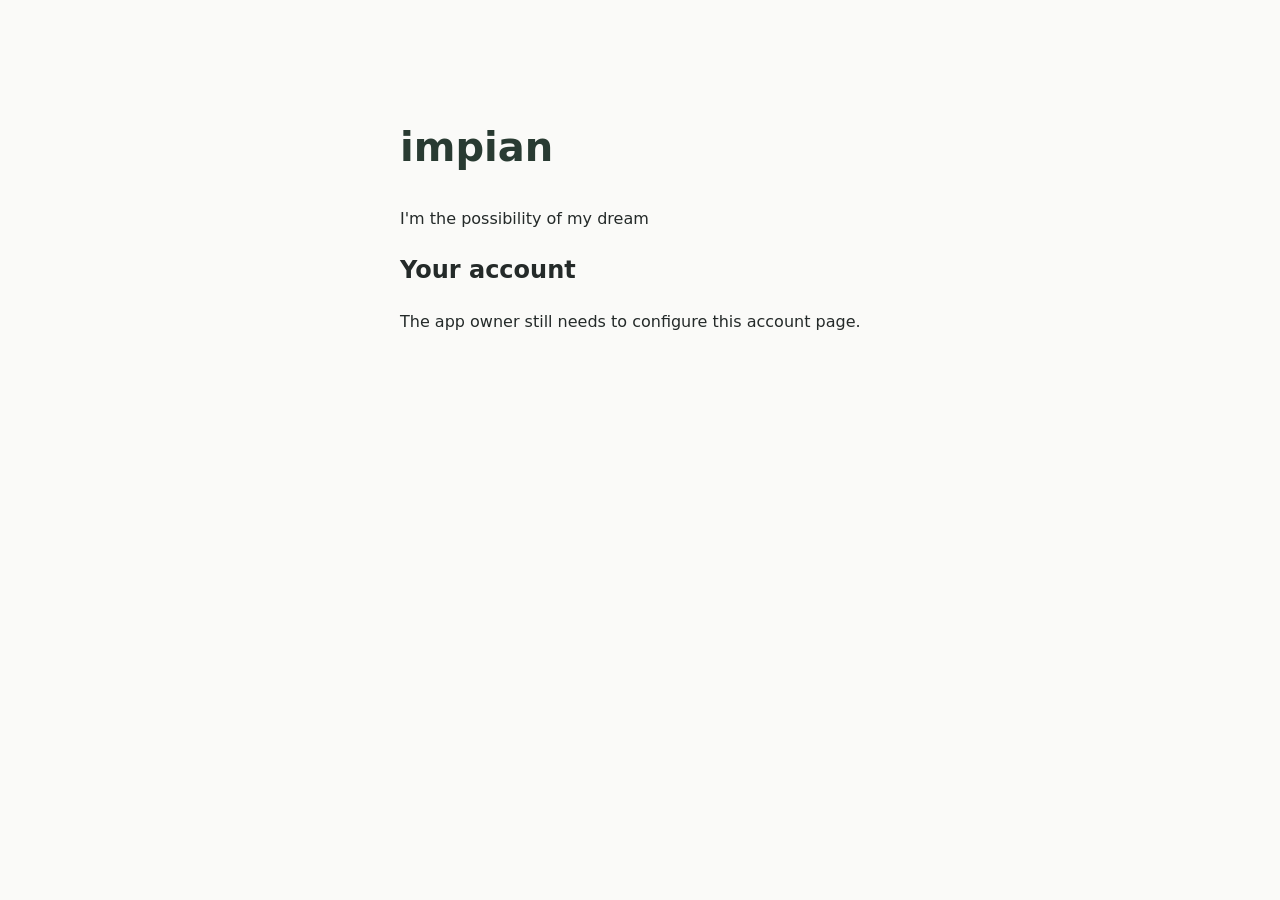
<file: docs/account-pages/index.html>
<!doctype html>
<html lang="en"><head><meta charset="utf-8"><meta name="viewport" content="width=device-width,initial-scale=1"><meta name="referrer" content="no-referrer"><title>Impian account</title><link rel="stylesheet" href="style.css"></head>
<body><main><h1>impian</h1><p>I'm the possibility of my dream</p><h2>Your account</h2><p id="status" role="status">Checking your account link…</p><form id="reset" hidden><label for="password">New password</label><input id="password" type="password" minlength="8" required autocomplete="new-password"><label for="confirmation">Confirm password</label><input id="confirmation" type="password" minlength="8" required autocomplete="new-password"><button type="submit">Save new password</button></form></main><script src="configuration.js"></script><script src="account.js"></script></body></html>
</file>
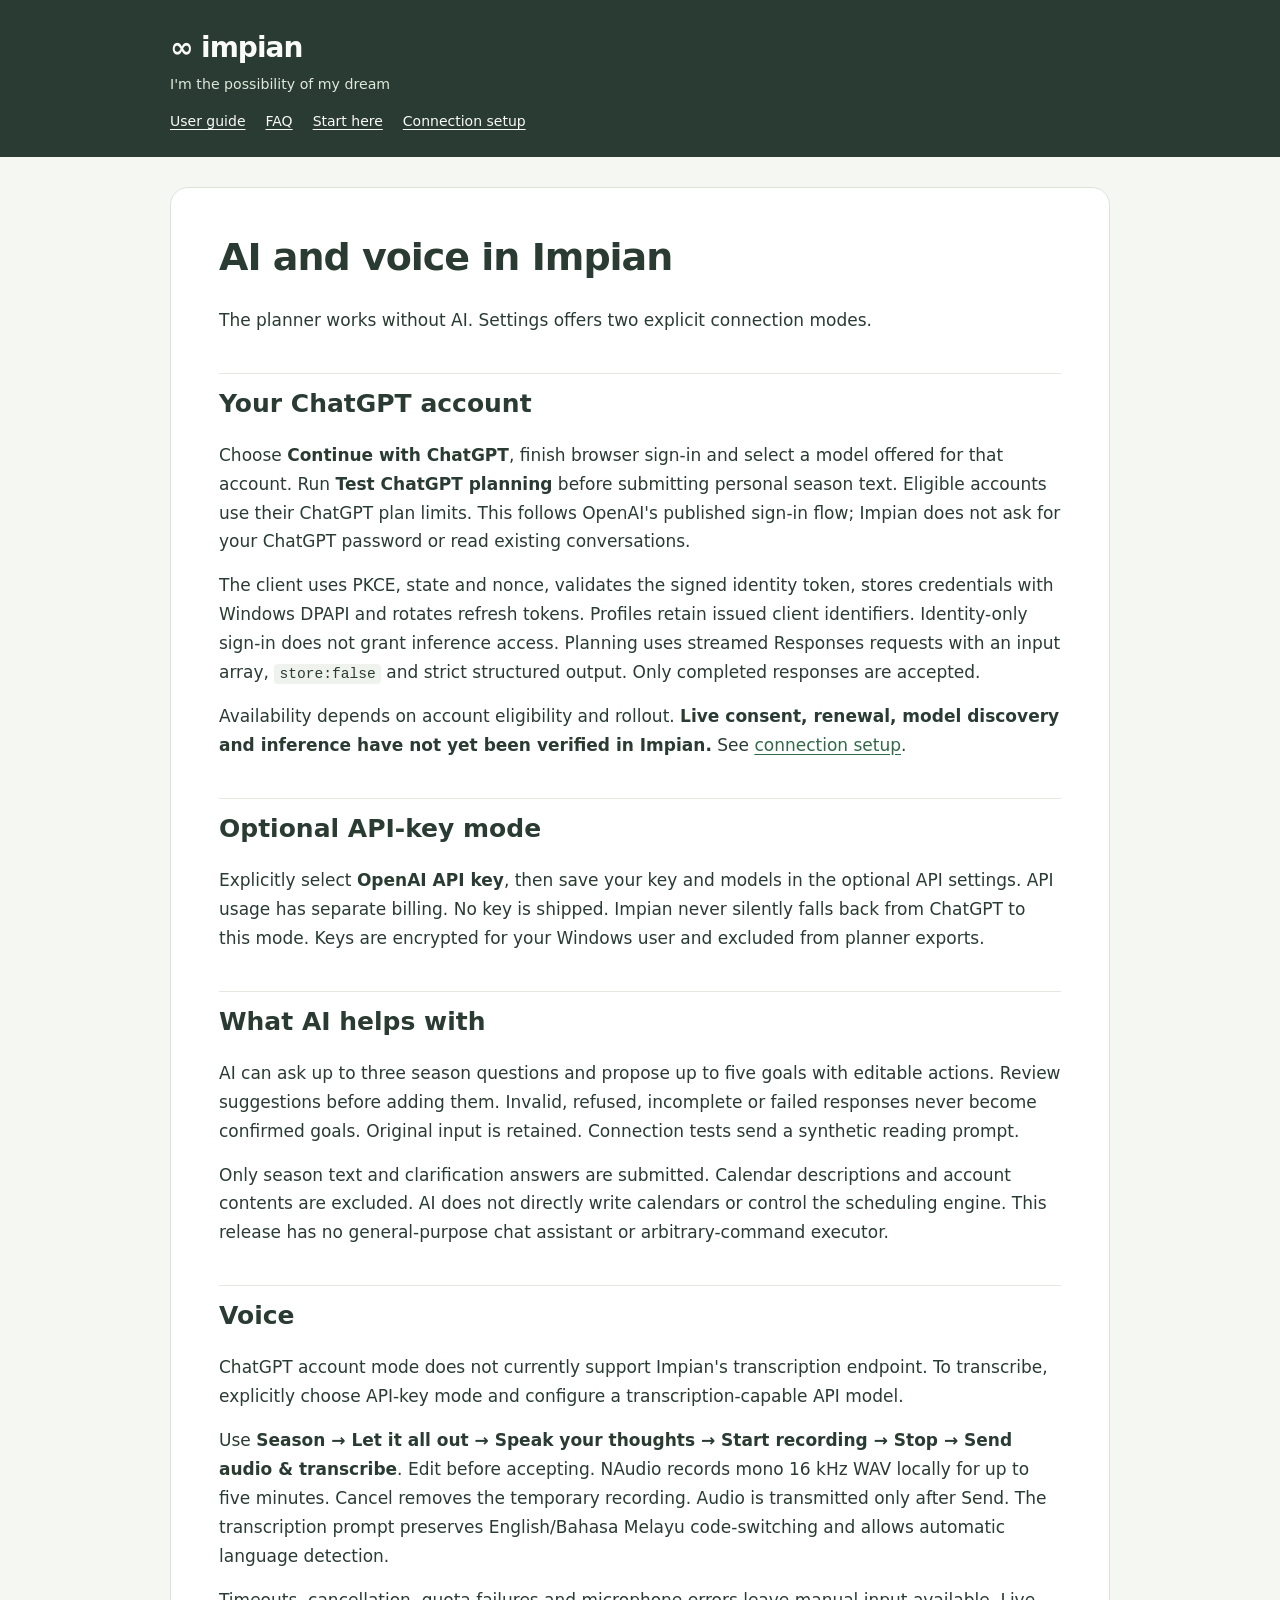
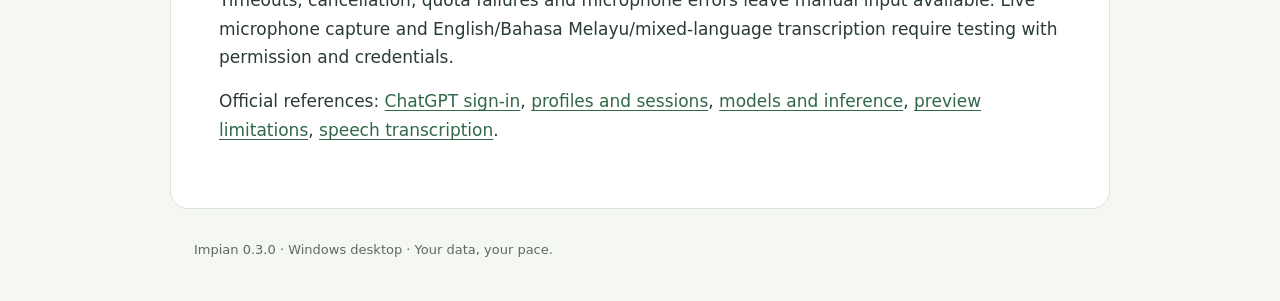
<file: docs/AI-VOICE.html>
<!doctype html><html lang="en"><head><meta charset="utf-8"><meta name="viewport" content="width=device-width,initial-scale=1"><title>AI and voice in Impian</title><style>
  :root{color-scheme:light}*{box-sizing:border-box}body{margin:0;background:#f5f7f2;color:#293b32;font:17px/1.7 "Segoe UI",system-ui,sans-serif}header{background:#293b32;color:#fafaf8;padding:24px max(24px,calc((100vw - 940px)/2))}header strong{font-size:28px;letter-spacing:-1px}header small{display:block;color:#e0e8dc}nav{margin-top:14px;display:flex;gap:20px;flex-wrap:wrap}nav a{color:#fafaf8;font-size:14px}main{max-width:940px;margin:30px auto;background:white;padding:48px;border:1px solid #dce3d9;border-radius:18px}h1{font-size:38px;line-height:1.15;margin-top:0;letter-spacing:-1px}h2{font-size:25px;line-height:1.3;margin-top:38px;padding-top:14px;border-top:1px solid #e4e9e1}h3{font-size:20px}a{color:#316847;text-underline-offset:3px}li{margin:8px 0}p{margin:15px 0}code{font-size:.86em;background:#f0f3ed;padding:2px 5px;border-radius:4px;overflow-wrap:anywhere}pre{padding:16px;background:#f0f3ed;border-radius:8px;overflow:auto}pre code{padding:0}table{border-collapse:collapse;display:block;overflow:auto;font-size:14px}td,th{border:1px solid #dce3d9;padding:10px;min-width:140px;text-align:left}th{background:#eef2ea}img{max-width:100%;height:auto}blockquote{border-left:4px solid #b99450;padding-left:18px;margin-left:0}footer{max-width:940px;margin:0 auto 40px;padding:0 24px;font-size:13px;color:#5b6b61}@media(max-width:650px){main{margin:14px;padding:25px}h1{font-size:30px}body{font-size:16px}}@media print{body,main{background:white}header,nav,footer{display:none}main{border:0;padding:0;max-width:none}h2{break-after:avoid}a{color:inherit}}
  </style></head><body><header><strong>∞ impian</strong><small>I'm the possibility of my dream</small><nav><a href="USER-GUIDE.html">User guide</a><a href="FAQ.html">FAQ</a><a href="START-HERE.html">Start here</a><a href="CONNECTION-SETUP.html">Connection setup</a></nav></header><main><h1>AI and voice in Impian</h1>
<p>The planner works without AI. Settings offers two explicit connection modes.</p>
<h2>Your ChatGPT account</h2>
<p>Choose <strong>Continue with ChatGPT</strong>, finish browser sign-in and select a model offered for that account. Run <strong>Test ChatGPT planning</strong> before submitting personal season text. Eligible accounts use their ChatGPT plan limits. This follows OpenAI&#39;s published sign-in flow; Impian does not ask for your ChatGPT password or read existing conversations.</p>
<p>The client uses PKCE, state and nonce, validates the signed identity token, stores credentials with Windows DPAPI and rotates refresh tokens. Profiles retain issued client identifiers. Identity-only sign-in does not grant inference access. Planning uses streamed Responses requests with an input array, <code>store:false</code> and strict structured output. Only completed responses are accepted.</p>
<p>Availability depends on account eligibility and rollout. <strong>Live consent, renewal, model discovery and inference have not yet been verified in Impian.</strong> See <a href="CONNECTION-SETUP.html">connection setup</a>.</p>
<h2>Optional API-key mode</h2>
<p>Explicitly select <strong>OpenAI API key</strong>, then save your key and models in the optional API settings. API usage has separate billing. No key is shipped. Impian never silently falls back from ChatGPT to this mode. Keys are encrypted for your Windows user and excluded from planner exports.</p>
<h2>What AI helps with</h2>
<p>AI can ask up to three season questions and propose up to five goals with editable actions. Review suggestions before adding them. Invalid, refused, incomplete or failed responses never become confirmed goals. Original input is retained. Connection tests send a synthetic reading prompt.</p>
<p>Only season text and clarification answers are submitted. Calendar descriptions and account contents are excluded. AI does not directly write calendars or control the scheduling engine. This release has no general-purpose chat assistant or arbitrary-command executor.</p>
<h2>Voice</h2>
<p>ChatGPT account mode does not currently support Impian&#39;s transcription endpoint. To transcribe, explicitly choose API-key mode and configure a transcription-capable API model.</p>
<p>Use <strong>Season → Let it all out → Speak your thoughts → Start recording → Stop → Send audio &amp; transcribe</strong>. Edit before accepting. NAudio records mono 16 kHz WAV locally for up to five minutes. Cancel removes the temporary recording. Audio is transmitted only after Send. The transcription prompt preserves English/Bahasa Melayu code-switching and allows automatic language detection.</p>
<p>Timeouts, cancellation, quota failures and microphone errors leave manual input available. Live microphone capture and English/Bahasa Melayu/mixed-language transcription require testing with permission and credentials.</p>
<p>Official references: <a href="https://developers.openai.com/siwc/token-sharing-open-source/sign-in">ChatGPT sign-in</a>, <a href="https://developers.openai.com/siwc/token-sharing-open-source/profiles-and-sessions">profiles and sessions</a>, <a href="https://developers.openai.com/siwc/token-sharing-open-source/models-and-inference">models and inference</a>, <a href="https://developers.openai.com/siwc/token-sharing-open-source/preview-limitations">preview limitations</a>, <a href="https://developers.openai.com/api/docs/guides/speech-to-text">speech transcription</a>.</p>
</main><footer>Impian 0.3.0 · Windows desktop · Your data, your pace.</footer></body></html>
</file>
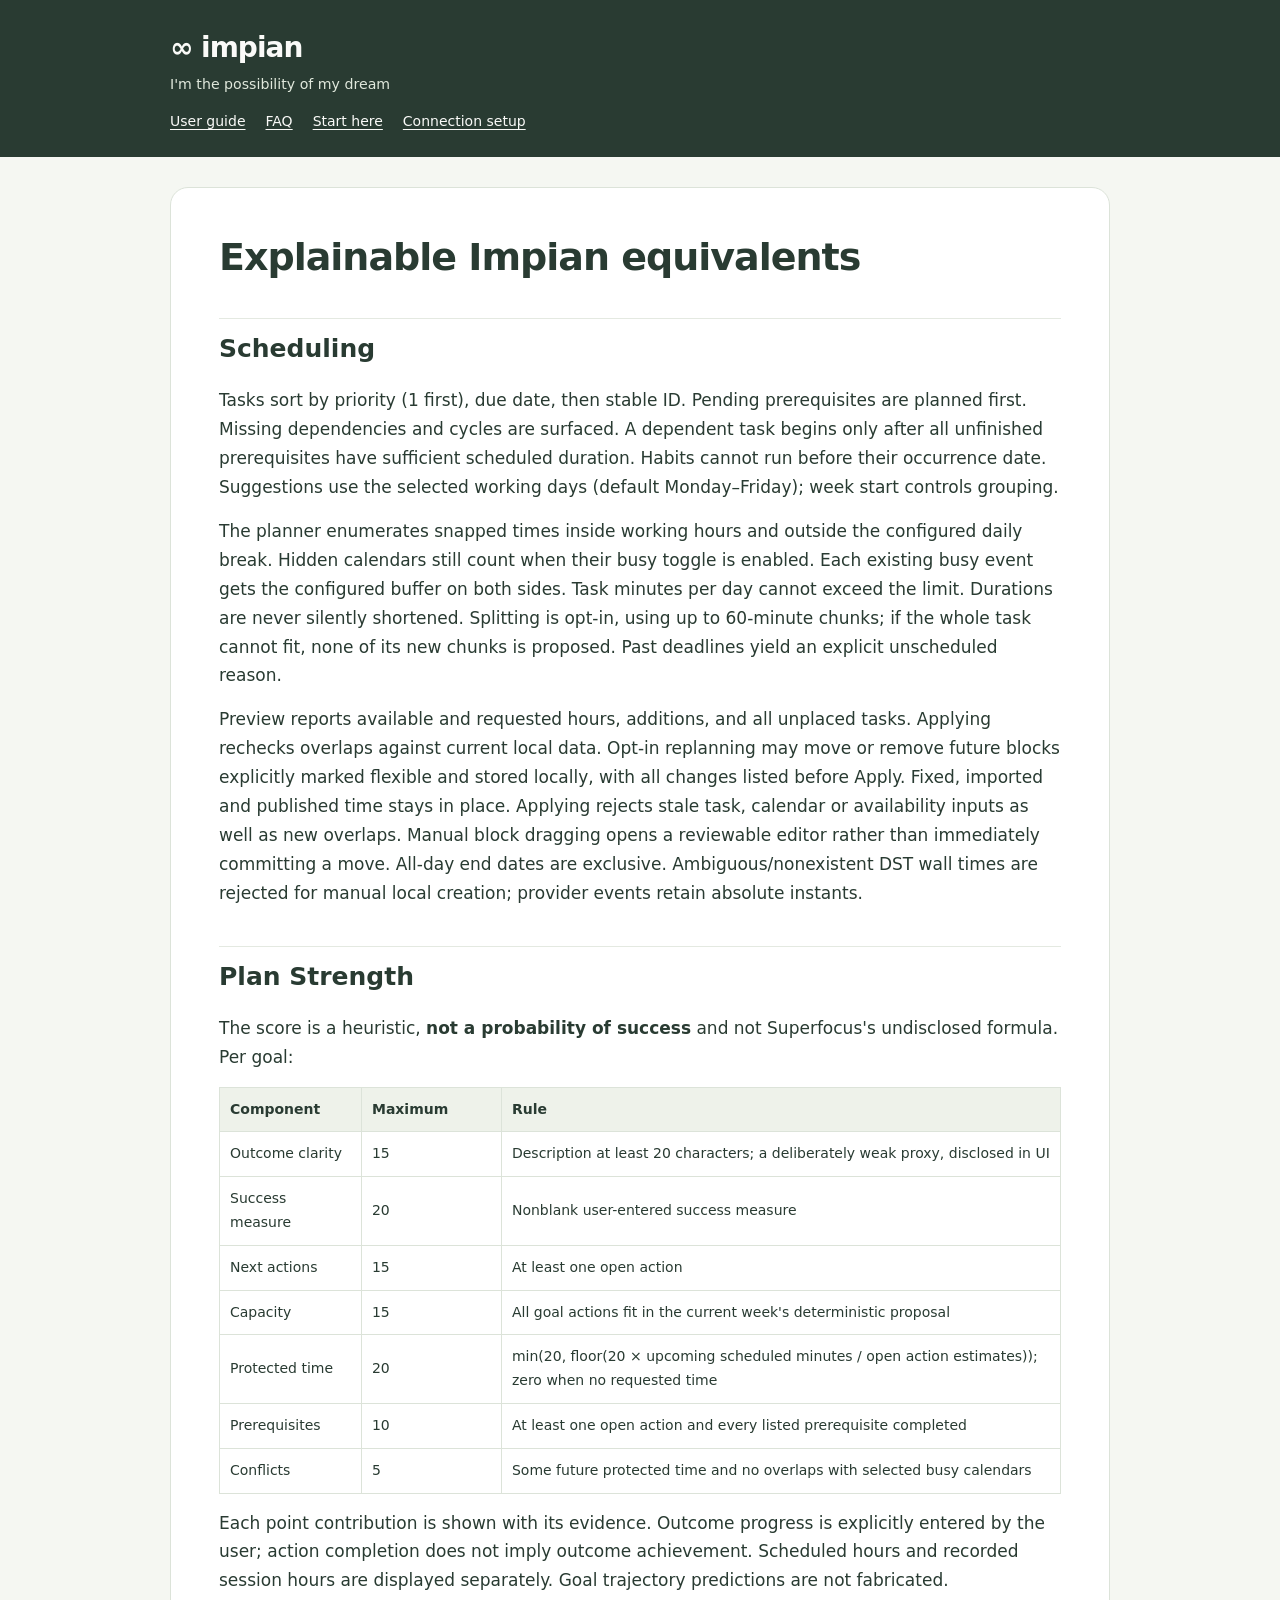
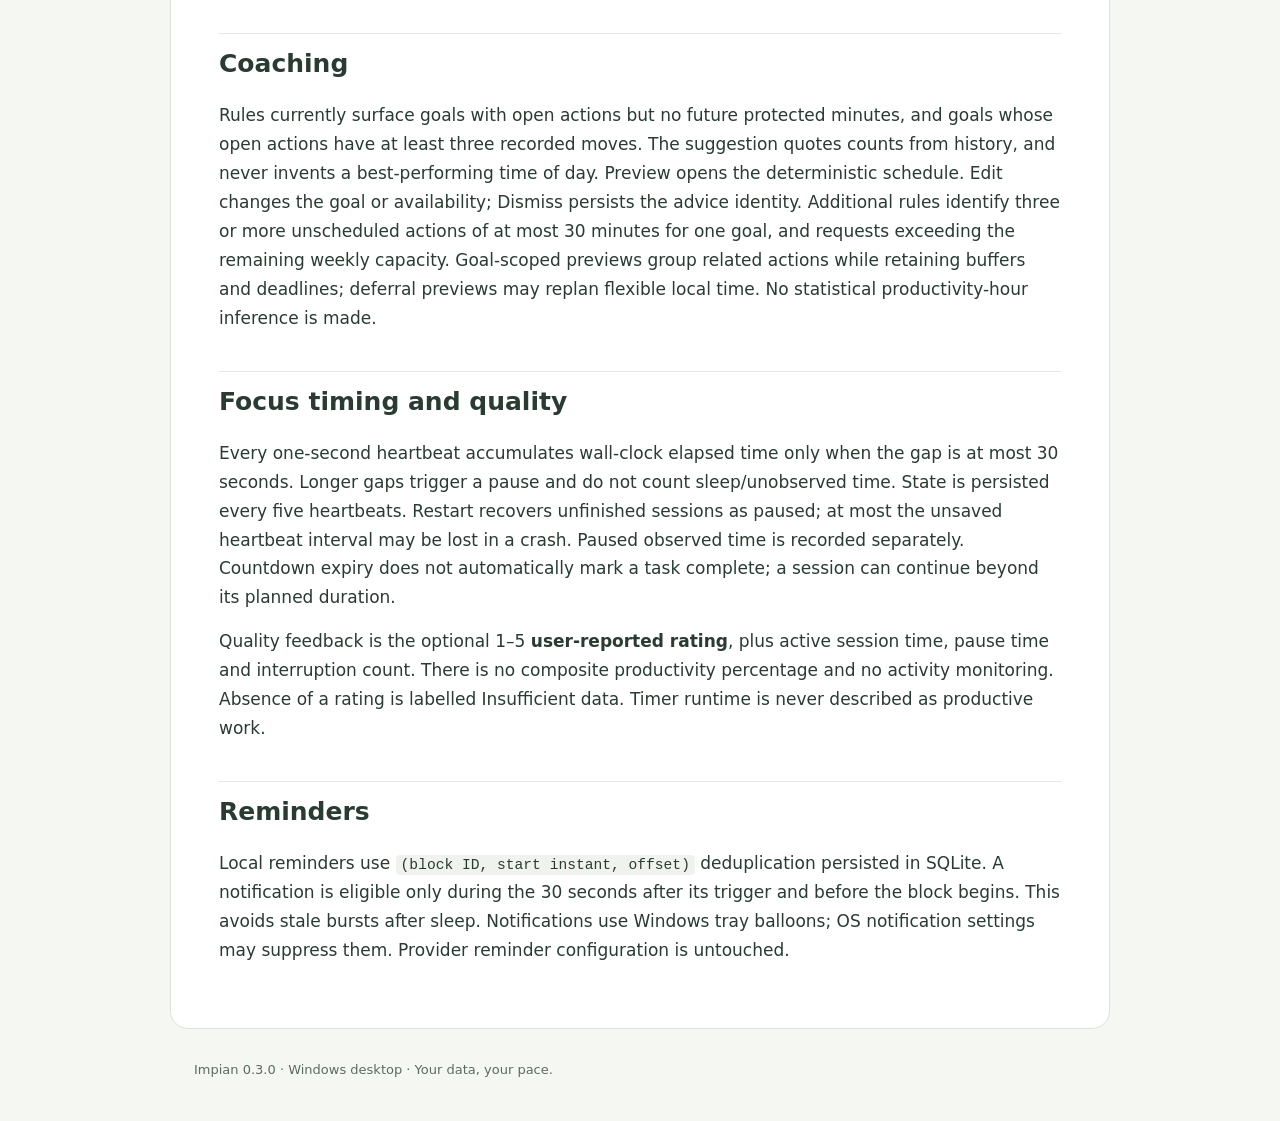
<file: docs/ALGORITHMS.html>
<!doctype html><html lang="en"><head><meta charset="utf-8"><meta name="viewport" content="width=device-width,initial-scale=1"><title>Explainable Impian equivalents</title><style>
  :root{color-scheme:light}*{box-sizing:border-box}body{margin:0;background:#f5f7f2;color:#293b32;font:17px/1.7 "Segoe UI",system-ui,sans-serif}header{background:#293b32;color:#fafaf8;padding:24px max(24px,calc((100vw - 940px)/2))}header strong{font-size:28px;letter-spacing:-1px}header small{display:block;color:#e0e8dc}nav{margin-top:14px;display:flex;gap:20px;flex-wrap:wrap}nav a{color:#fafaf8;font-size:14px}main{max-width:940px;margin:30px auto;background:white;padding:48px;border:1px solid #dce3d9;border-radius:18px}h1{font-size:38px;line-height:1.15;margin-top:0;letter-spacing:-1px}h2{font-size:25px;line-height:1.3;margin-top:38px;padding-top:14px;border-top:1px solid #e4e9e1}h3{font-size:20px}a{color:#316847;text-underline-offset:3px}li{margin:8px 0}p{margin:15px 0}code{font-size:.86em;background:#f0f3ed;padding:2px 5px;border-radius:4px;overflow-wrap:anywhere}pre{padding:16px;background:#f0f3ed;border-radius:8px;overflow:auto}pre code{padding:0}table{border-collapse:collapse;display:block;overflow:auto;font-size:14px}td,th{border:1px solid #dce3d9;padding:10px;min-width:140px;text-align:left}th{background:#eef2ea}img{max-width:100%;height:auto}blockquote{border-left:4px solid #b99450;padding-left:18px;margin-left:0}footer{max-width:940px;margin:0 auto 40px;padding:0 24px;font-size:13px;color:#5b6b61}@media(max-width:650px){main{margin:14px;padding:25px}h1{font-size:30px}body{font-size:16px}}@media print{body,main{background:white}header,nav,footer{display:none}main{border:0;padding:0;max-width:none}h2{break-after:avoid}a{color:inherit}}
  </style></head><body><header><strong>∞ impian</strong><small>I'm the possibility of my dream</small><nav><a href="USER-GUIDE.html">User guide</a><a href="FAQ.html">FAQ</a><a href="START-HERE.html">Start here</a><a href="CONNECTION-SETUP.html">Connection setup</a></nav></header><main><h1>Explainable Impian equivalents</h1>
<h2>Scheduling</h2>
<p>Tasks sort by priority (1 first), due date, then stable ID. Pending prerequisites are planned first. Missing dependencies and cycles are surfaced. A dependent task begins only after all unfinished prerequisites have sufficient scheduled duration. Habits cannot run before their occurrence date. Suggestions use the selected working days (default Monday–Friday); week start controls grouping.</p>
<p>The planner enumerates snapped times inside working hours and outside the configured daily break. Hidden calendars still count when their busy toggle is enabled. Each existing busy event gets the configured buffer on both sides. Task minutes per day cannot exceed the limit. Durations are never silently shortened. Splitting is opt-in, using up to 60-minute chunks; if the whole task cannot fit, none of its new chunks is proposed. Past deadlines yield an explicit unscheduled reason.</p>
<p>Preview reports available and requested hours, additions, and all unplaced tasks. Applying rechecks overlaps against current local data. Opt-in replanning may move or remove future blocks explicitly marked flexible and stored locally, with all changes listed before Apply. Fixed, imported and published time stays in place. Applying rejects stale task, calendar or availability inputs as well as new overlaps. Manual block dragging opens a reviewable editor rather than immediately committing a move. All-day end dates are exclusive. Ambiguous/nonexistent DST wall times are rejected for manual local creation; provider events retain absolute instants.</p>
<h2>Plan Strength</h2>
<p>The score is a heuristic, <strong>not a probability of success</strong> and not Superfocus&#39;s undisclosed formula. Per goal:</p>
<table>
<thead>
<tr>
<th>Component</th>
<th align="right">Maximum</th>
<th>Rule</th>
</tr>
</thead>
<tbody><tr>
<td>Outcome clarity</td>
<td align="right">15</td>
<td>Description at least 20 characters; a deliberately weak proxy, disclosed in UI</td>
</tr>
<tr>
<td>Success measure</td>
<td align="right">20</td>
<td>Nonblank user-entered success measure</td>
</tr>
<tr>
<td>Next actions</td>
<td align="right">15</td>
<td>At least one open action</td>
</tr>
<tr>
<td>Capacity</td>
<td align="right">15</td>
<td>All goal actions fit in the current week&#39;s deterministic proposal</td>
</tr>
<tr>
<td>Protected time</td>
<td align="right">20</td>
<td>min(20, floor(20 × upcoming scheduled minutes / open action estimates)); zero when no requested time</td>
</tr>
<tr>
<td>Prerequisites</td>
<td align="right">10</td>
<td>At least one open action and every listed prerequisite completed</td>
</tr>
<tr>
<td>Conflicts</td>
<td align="right">5</td>
<td>Some future protected time and no overlaps with selected busy calendars</td>
</tr>
</tbody></table>
<p>Each point contribution is shown with its evidence. Outcome progress is explicitly entered by the user; action completion does not imply outcome achievement. Scheduled hours and recorded session hours are displayed separately. Goal trajectory predictions are not fabricated.</p>
<h2>Coaching</h2>
<p>Rules currently surface goals with open actions but no future protected minutes, and goals whose open actions have at least three recorded moves. The suggestion quotes counts from history, and never invents a best-performing time of day. Preview opens the deterministic schedule. Edit changes the goal or availability; Dismiss persists the advice identity. Additional rules identify three or more unscheduled actions of at most 30 minutes for one goal, and requests exceeding the remaining weekly capacity. Goal-scoped previews group related actions while retaining buffers and deadlines; deferral previews may replan flexible local time. No statistical productivity-hour inference is made.</p>
<h2>Focus timing and quality</h2>
<p>Every one-second heartbeat accumulates wall-clock elapsed time only when the gap is at most 30 seconds. Longer gaps trigger a pause and do not count sleep/unobserved time. State is persisted every five heartbeats. Restart recovers unfinished sessions as paused; at most the unsaved heartbeat interval may be lost in a crash. Paused observed time is recorded separately. Countdown expiry does not automatically mark a task complete; a session can continue beyond its planned duration.</p>
<p>Quality feedback is the optional 1–5 <strong>user-reported rating</strong>, plus active session time, pause time and interruption count. There is no composite productivity percentage and no activity monitoring. Absence of a rating is labelled Insufficient data. Timer runtime is never described as productive work.</p>
<h2>Reminders</h2>
<p>Local reminders use <code>(block ID, start instant, offset)</code> deduplication persisted in SQLite. A notification is eligible only during the 30 seconds after its trigger and before the block begins. This avoids stale bursts after sleep. Notifications use Windows tray balloons; OS notification settings may suppress them. Provider reminder configuration is untouched.</p>
</main><footer>Impian 0.3.0 · Windows desktop · Your data, your pace.</footer></body></html>
</file>
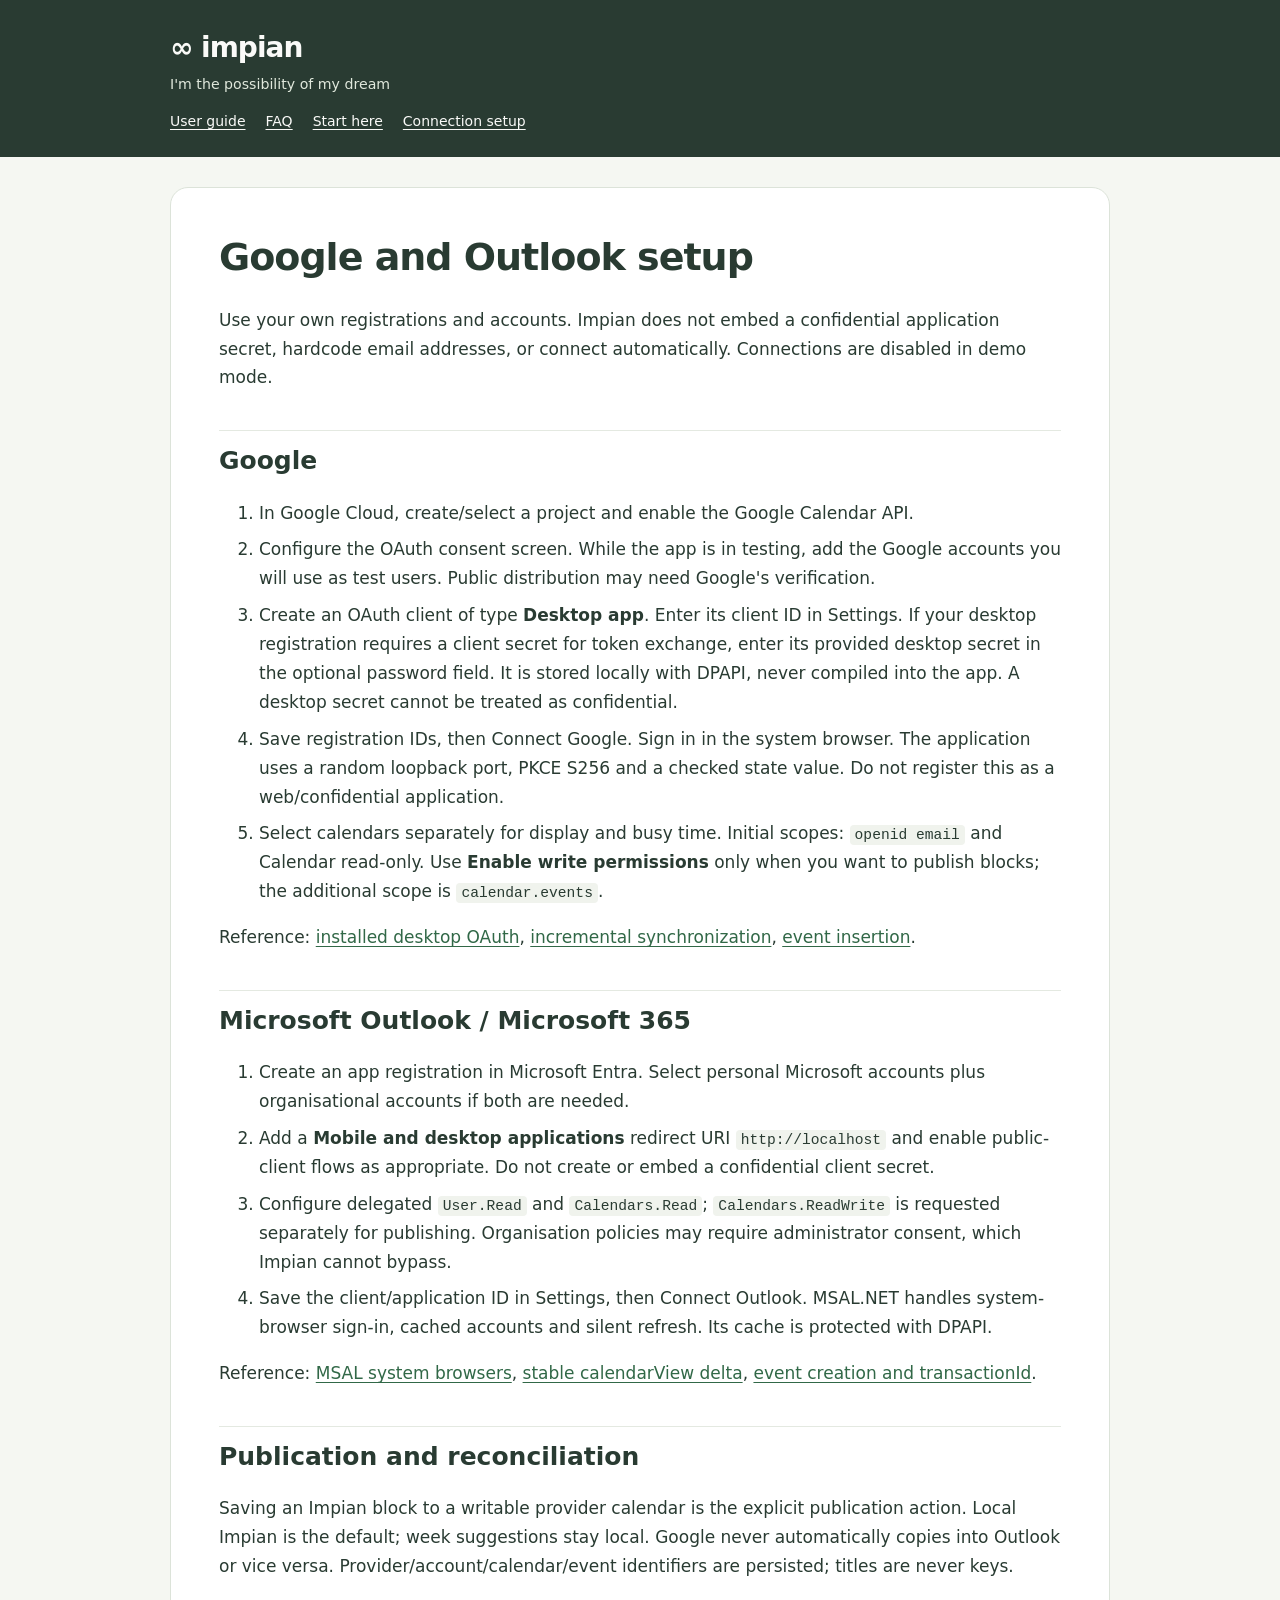
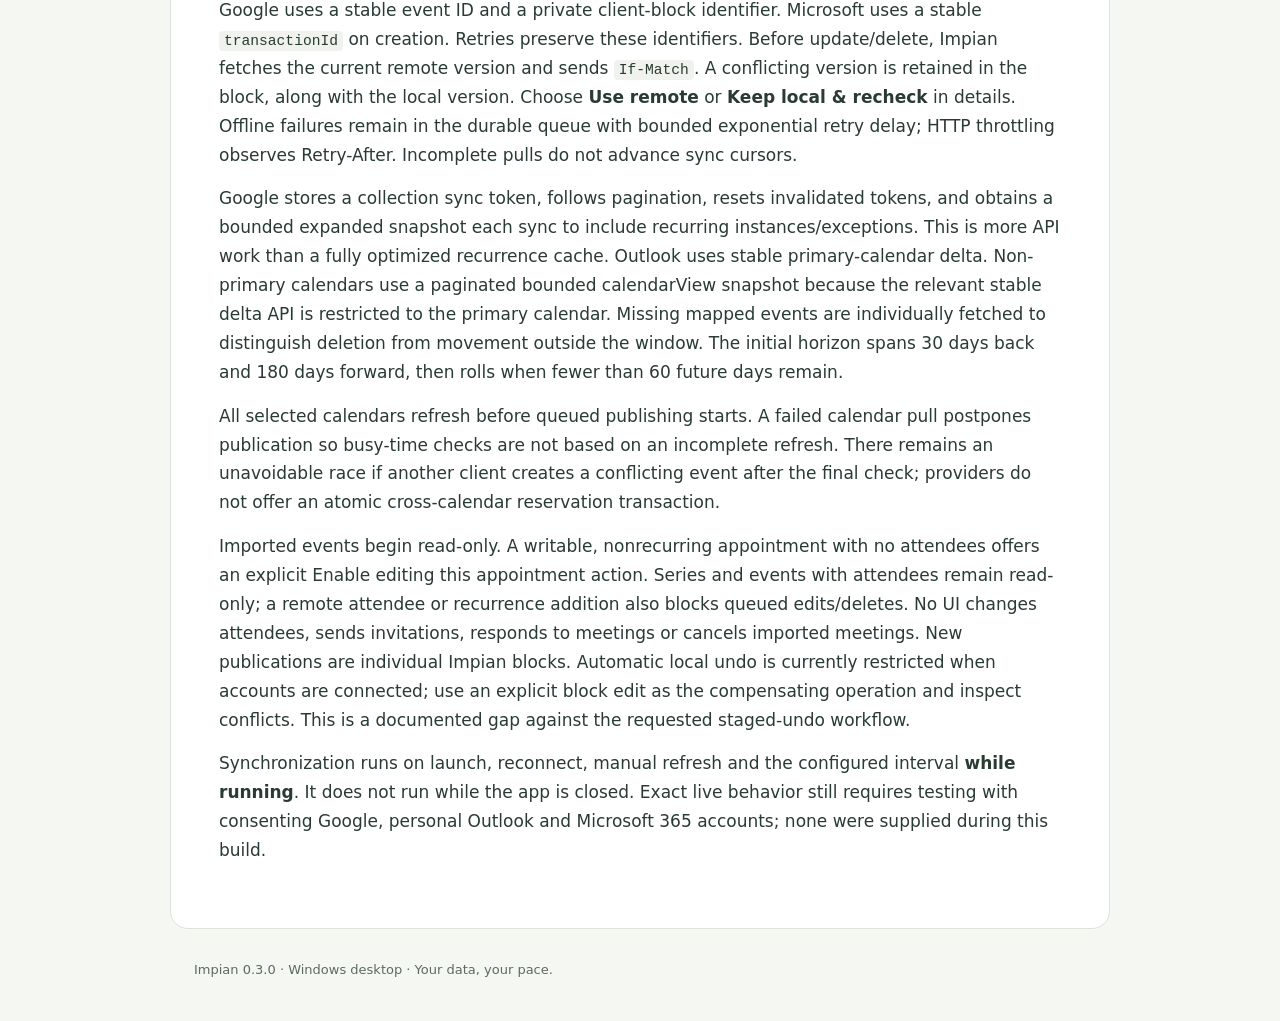
<file: docs/CALENDARS.html>
<!doctype html><html lang="en"><head><meta charset="utf-8"><meta name="viewport" content="width=device-width,initial-scale=1"><title>Google and Outlook setup</title><style>
  :root{color-scheme:light}*{box-sizing:border-box}body{margin:0;background:#f5f7f2;color:#293b32;font:17px/1.7 "Segoe UI",system-ui,sans-serif}header{background:#293b32;color:#fafaf8;padding:24px max(24px,calc((100vw - 940px)/2))}header strong{font-size:28px;letter-spacing:-1px}header small{display:block;color:#e0e8dc}nav{margin-top:14px;display:flex;gap:20px;flex-wrap:wrap}nav a{color:#fafaf8;font-size:14px}main{max-width:940px;margin:30px auto;background:white;padding:48px;border:1px solid #dce3d9;border-radius:18px}h1{font-size:38px;line-height:1.15;margin-top:0;letter-spacing:-1px}h2{font-size:25px;line-height:1.3;margin-top:38px;padding-top:14px;border-top:1px solid #e4e9e1}h3{font-size:20px}a{color:#316847;text-underline-offset:3px}li{margin:8px 0}p{margin:15px 0}code{font-size:.86em;background:#f0f3ed;padding:2px 5px;border-radius:4px;overflow-wrap:anywhere}pre{padding:16px;background:#f0f3ed;border-radius:8px;overflow:auto}pre code{padding:0}table{border-collapse:collapse;display:block;overflow:auto;font-size:14px}td,th{border:1px solid #dce3d9;padding:10px;min-width:140px;text-align:left}th{background:#eef2ea}img{max-width:100%;height:auto}blockquote{border-left:4px solid #b99450;padding-left:18px;margin-left:0}footer{max-width:940px;margin:0 auto 40px;padding:0 24px;font-size:13px;color:#5b6b61}@media(max-width:650px){main{margin:14px;padding:25px}h1{font-size:30px}body{font-size:16px}}@media print{body,main{background:white}header,nav,footer{display:none}main{border:0;padding:0;max-width:none}h2{break-after:avoid}a{color:inherit}}
  </style></head><body><header><strong>∞ impian</strong><small>I'm the possibility of my dream</small><nav><a href="USER-GUIDE.html">User guide</a><a href="FAQ.html">FAQ</a><a href="START-HERE.html">Start here</a><a href="CONNECTION-SETUP.html">Connection setup</a></nav></header><main><h1>Google and Outlook setup</h1>
<p>Use your own registrations and accounts. Impian does not embed a confidential application secret, hardcode email addresses, or connect automatically. Connections are disabled in demo mode.</p>
<h2>Google</h2>
<ol>
<li>In Google Cloud, create/select a project and enable the Google Calendar API.</li>
<li>Configure the OAuth consent screen. While the app is in testing, add the Google accounts you will use as test users. Public distribution may need Google&#39;s verification.</li>
<li>Create an OAuth client of type <strong>Desktop app</strong>. Enter its client ID in Settings. If your desktop registration requires a client secret for token exchange, enter its provided desktop secret in the optional password field. It is stored locally with DPAPI, never compiled into the app. A desktop secret cannot be treated as confidential.</li>
<li>Save registration IDs, then Connect Google. Sign in in the system browser. The application uses a random loopback port, PKCE S256 and a checked state value. Do not register this as a web/confidential application.</li>
<li>Select calendars separately for display and busy time. Initial scopes: <code>openid email</code> and Calendar read-only. Use <strong>Enable write permissions</strong> only when you want to publish blocks; the additional scope is <code>calendar.events</code>.</li>
</ol>
<p>Reference: <a href="https://developers.google.com/identity/protocols/oauth2/native-app">installed desktop OAuth</a>, <a href="https://developers.google.com/workspace/calendar/api/guides/sync">incremental synchronization</a>, <a href="https://developers.google.com/workspace/calendar/api/v3/reference/events/insert">event insertion</a>.</p>
<h2>Microsoft Outlook / Microsoft 365</h2>
<ol>
<li>Create an app registration in Microsoft Entra. Select personal Microsoft accounts plus organisational accounts if both are needed.</li>
<li>Add a <strong>Mobile and desktop applications</strong> redirect URI <code>http://localhost</code> and enable public-client flows as appropriate. Do not create or embed a confidential client secret.</li>
<li>Configure delegated <code>User.Read</code> and <code>Calendars.Read</code>; <code>Calendars.ReadWrite</code> is requested separately for publishing. Organisation policies may require administrator consent, which Impian cannot bypass.</li>
<li>Save the client/application ID in Settings, then Connect Outlook. MSAL.NET handles system-browser sign-in, cached accounts and silent refresh. Its cache is protected with DPAPI.</li>
</ol>
<p>Reference: <a href="https://learn.microsoft.com/en-us/entra/msal/dotnet/acquiring-tokens/using-web-browsers">MSAL system browsers</a>, <a href="https://learn.microsoft.com/en-us/graph/api/event-delta?view=graph-rest-1.0">stable calendarView delta</a>, <a href="https://learn.microsoft.com/en-us/graph/api/user-post-events?view=graph-rest-1.0">event creation and transactionId</a>.</p>
<h2>Publication and reconciliation</h2>
<p>Saving an Impian block to a writable provider calendar is the explicit publication action. Local Impian is the default; week suggestions stay local. Google never automatically copies into Outlook or vice versa. Provider/account/calendar/event identifiers are persisted; titles are never keys.</p>
<p>Google uses a stable event ID and a private client-block identifier. Microsoft uses a stable <code>transactionId</code> on creation. Retries preserve these identifiers. Before update/delete, Impian fetches the current remote version and sends <code>If-Match</code>. A conflicting version is retained in the block, along with the local version. Choose <strong>Use remote</strong> or <strong>Keep local &amp; recheck</strong> in details. Offline failures remain in the durable queue with bounded exponential retry delay; HTTP throttling observes Retry-After. Incomplete pulls do not advance sync cursors.</p>
<p>Google stores a collection sync token, follows pagination, resets invalidated tokens, and obtains a bounded expanded snapshot each sync to include recurring instances/exceptions. This is more API work than a fully optimized recurrence cache. Outlook uses stable primary-calendar delta. Non-primary calendars use a paginated bounded calendarView snapshot because the relevant stable delta API is restricted to the primary calendar. Missing mapped events are individually fetched to distinguish deletion from movement outside the window. The initial horizon spans 30 days back and 180 days forward, then rolls when fewer than 60 future days remain.</p>
<p>All selected calendars refresh before queued publishing starts. A failed calendar pull postpones publication so busy-time checks are not based on an incomplete refresh. There remains an unavoidable race if another client creates a conflicting event after the final check; providers do not offer an atomic cross-calendar reservation transaction.</p>
<p>Imported events begin read-only. A writable, nonrecurring appointment with no attendees offers an explicit Enable editing this appointment action. Series and events with attendees remain read-only; a remote attendee or recurrence addition also blocks queued edits/deletes. No UI changes attendees, sends invitations, responds to meetings or cancels imported meetings. New publications are individual Impian blocks. Automatic local undo is currently restricted when accounts are connected; use an explicit block edit as the compensating operation and inspect conflicts. This is a documented gap against the requested staged-undo workflow.</p>
<p>Synchronization runs on launch, reconnect, manual refresh and the configured interval <strong>while running</strong>. It does not run while the app is closed. Exact live behavior still requires testing with consenting Google, personal Outlook and Microsoft 365 accounts; none were supplied during this build.</p>
</main><footer>Impian 0.3.0 · Windows desktop · Your data, your pace.</footer></body></html>
</file>
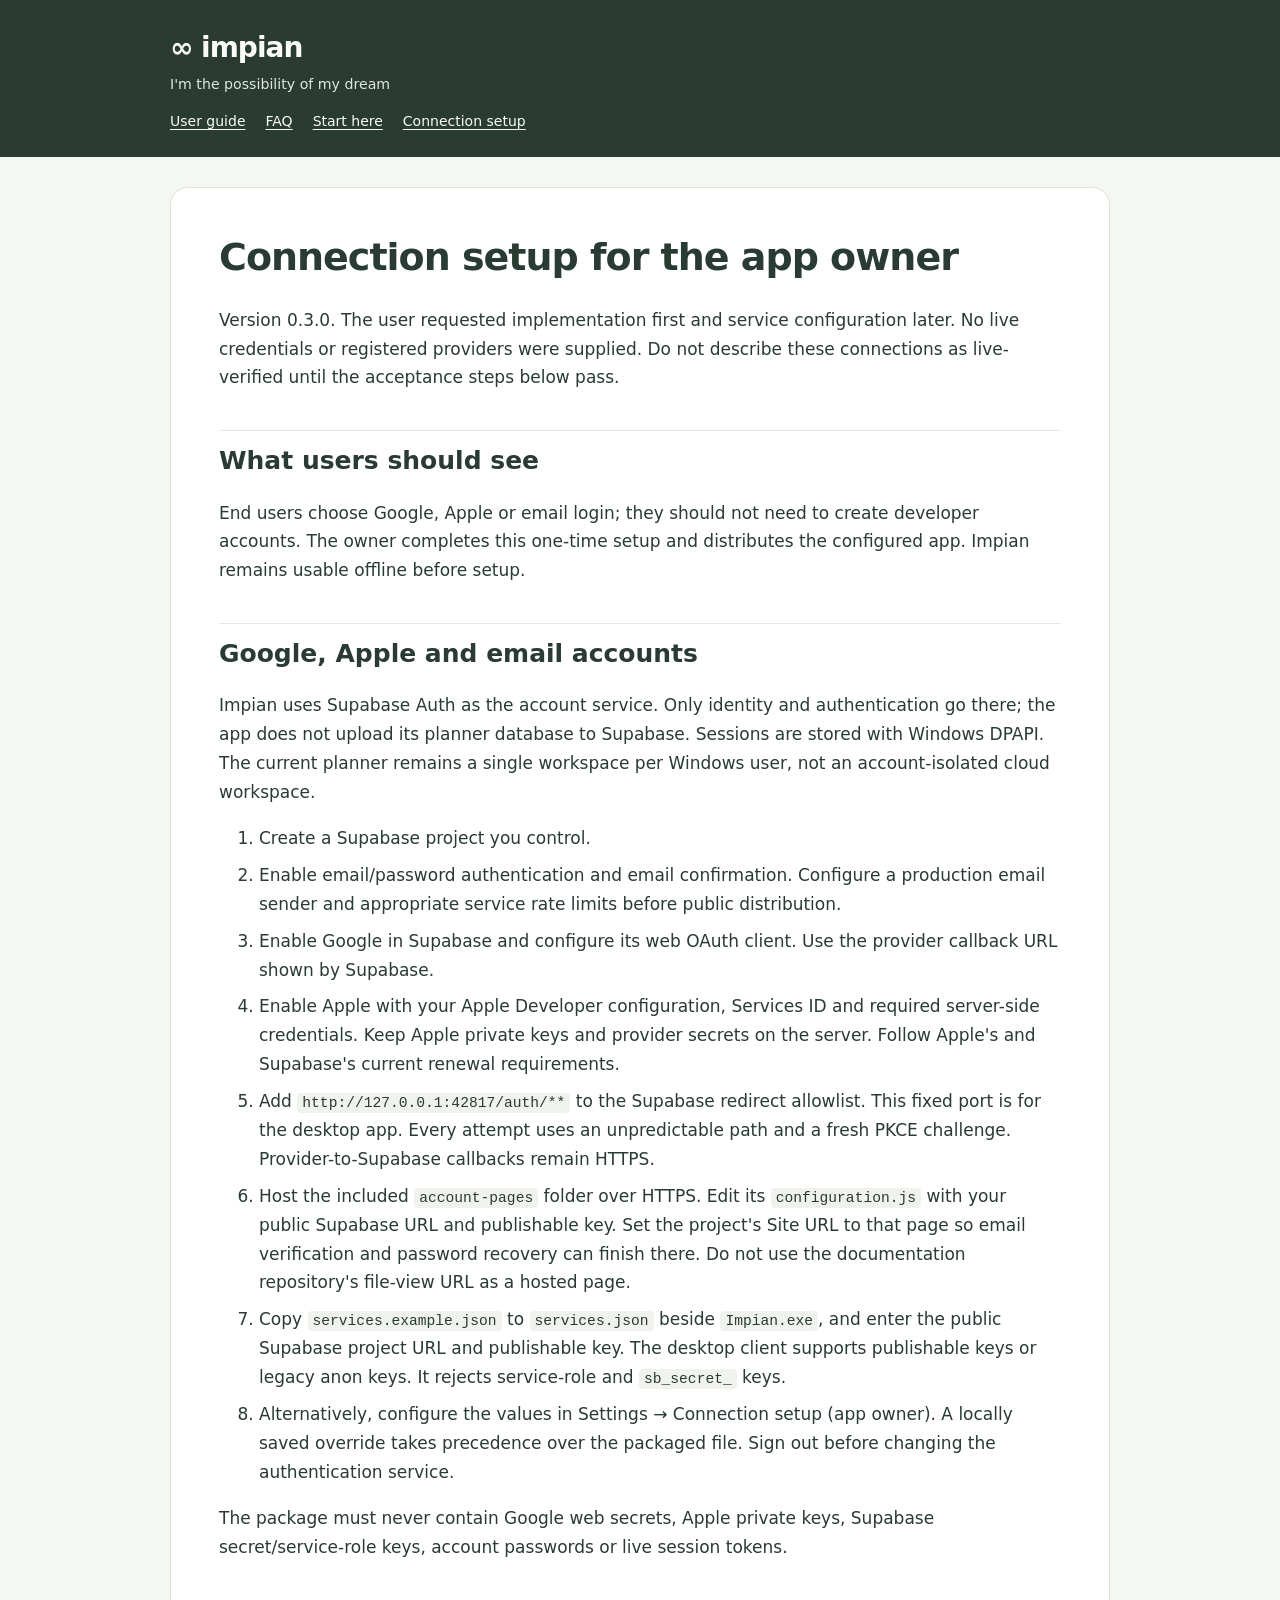
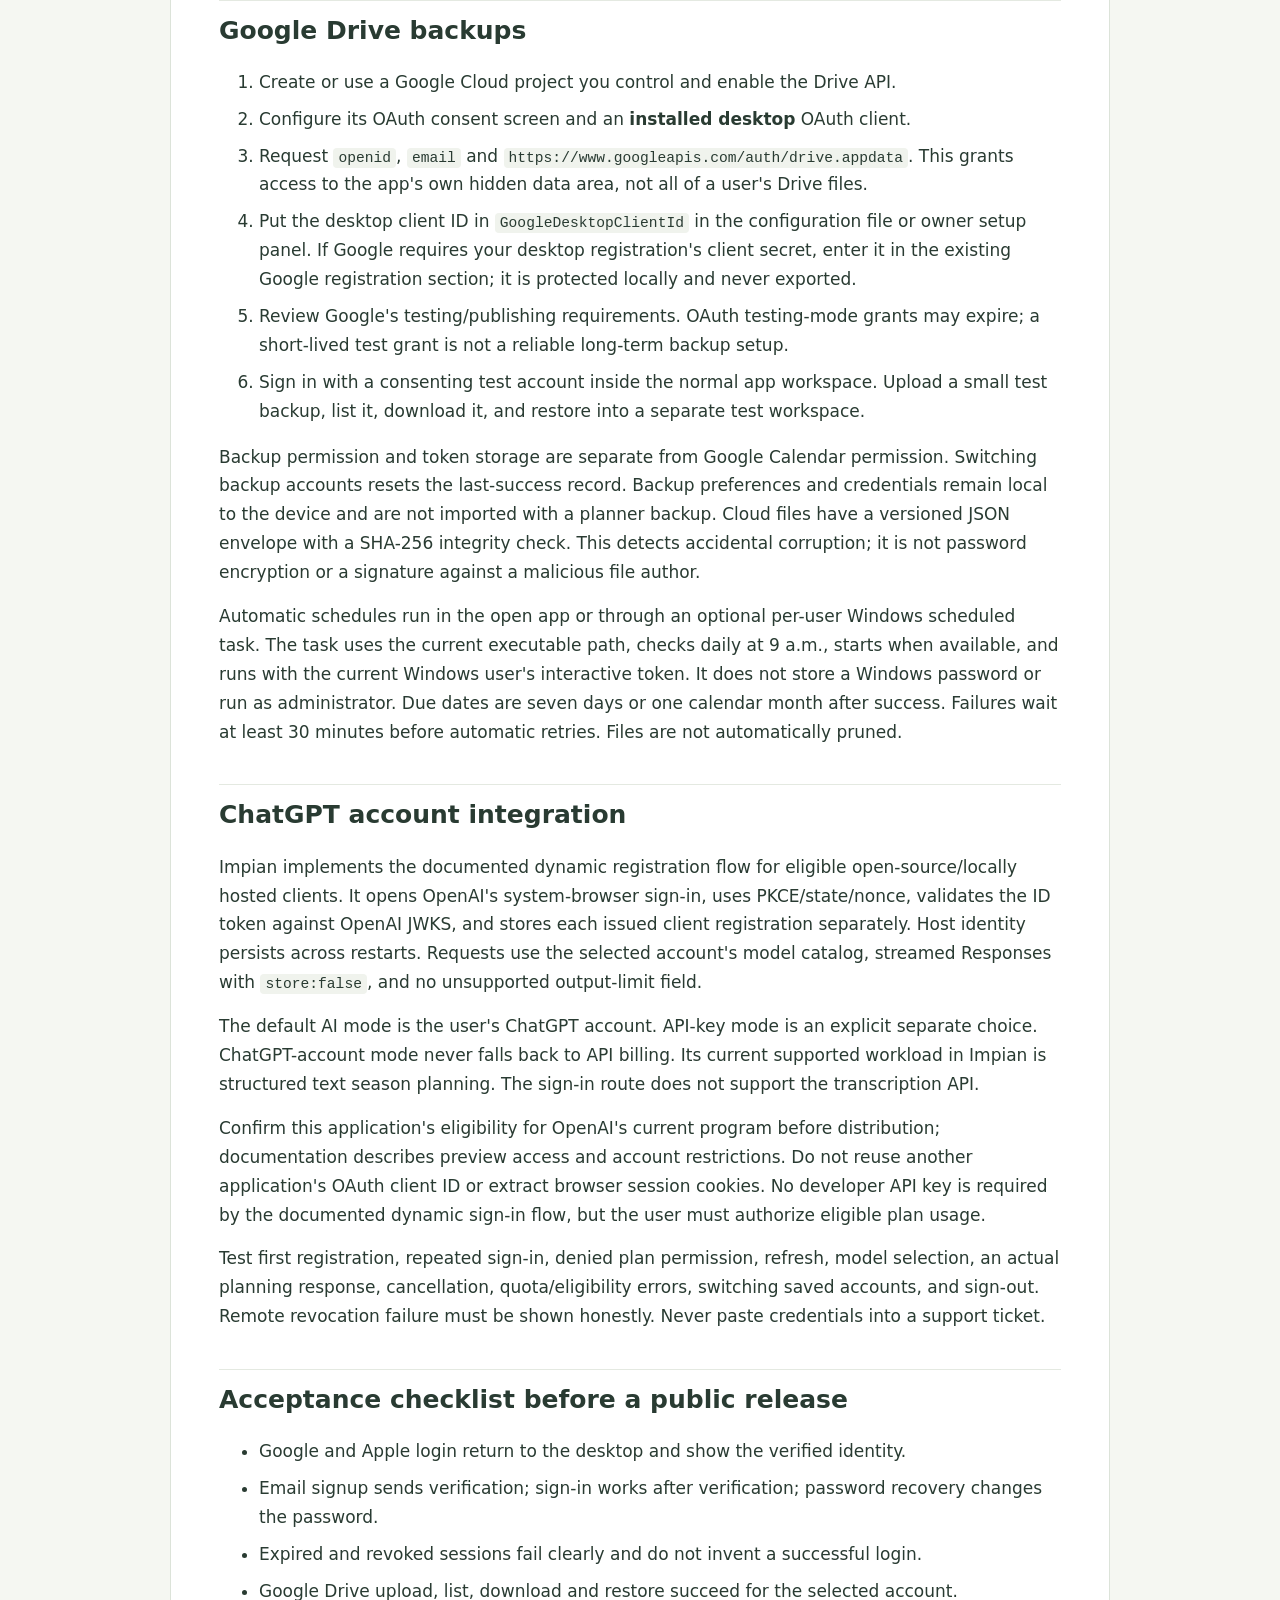
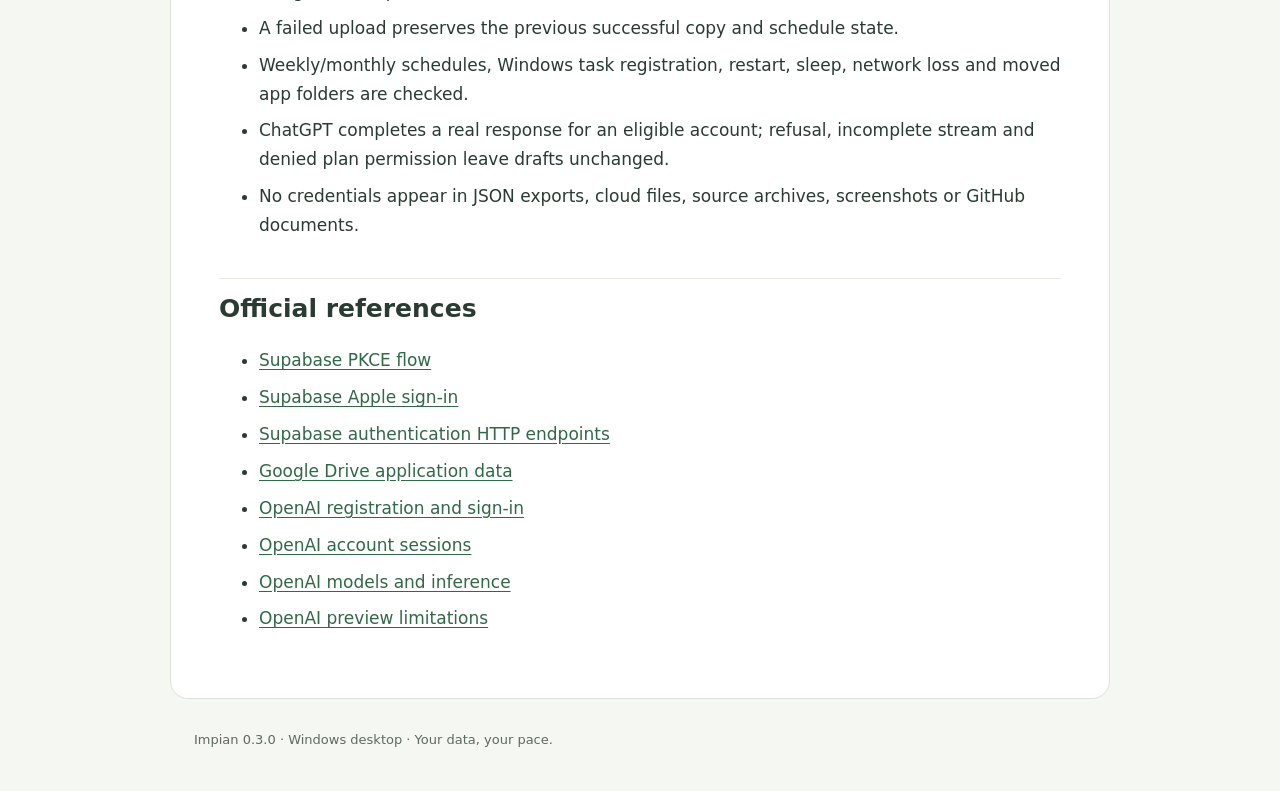
<file: docs/CONNECTION-SETUP.html>
<!doctype html><html lang="en"><head><meta charset="utf-8"><meta name="viewport" content="width=device-width,initial-scale=1"><title>Connection setup for the app owner</title><style>
  :root{color-scheme:light}*{box-sizing:border-box}body{margin:0;background:#f5f7f2;color:#293b32;font:17px/1.7 "Segoe UI",system-ui,sans-serif}header{background:#293b32;color:#fafaf8;padding:24px max(24px,calc((100vw - 940px)/2))}header strong{font-size:28px;letter-spacing:-1px}header small{display:block;color:#e0e8dc}nav{margin-top:14px;display:flex;gap:20px;flex-wrap:wrap}nav a{color:#fafaf8;font-size:14px}main{max-width:940px;margin:30px auto;background:white;padding:48px;border:1px solid #dce3d9;border-radius:18px}h1{font-size:38px;line-height:1.15;margin-top:0;letter-spacing:-1px}h2{font-size:25px;line-height:1.3;margin-top:38px;padding-top:14px;border-top:1px solid #e4e9e1}h3{font-size:20px}a{color:#316847;text-underline-offset:3px}li{margin:8px 0}p{margin:15px 0}code{font-size:.86em;background:#f0f3ed;padding:2px 5px;border-radius:4px;overflow-wrap:anywhere}pre{padding:16px;background:#f0f3ed;border-radius:8px;overflow:auto}pre code{padding:0}table{border-collapse:collapse;display:block;overflow:auto;font-size:14px}td,th{border:1px solid #dce3d9;padding:10px;min-width:140px;text-align:left}th{background:#eef2ea}img{max-width:100%;height:auto}blockquote{border-left:4px solid #b99450;padding-left:18px;margin-left:0}footer{max-width:940px;margin:0 auto 40px;padding:0 24px;font-size:13px;color:#5b6b61}@media(max-width:650px){main{margin:14px;padding:25px}h1{font-size:30px}body{font-size:16px}}@media print{body,main{background:white}header,nav,footer{display:none}main{border:0;padding:0;max-width:none}h2{break-after:avoid}a{color:inherit}}
  </style></head><body><header><strong>∞ impian</strong><small>I'm the possibility of my dream</small><nav><a href="USER-GUIDE.html">User guide</a><a href="FAQ.html">FAQ</a><a href="START-HERE.html">Start here</a><a href="CONNECTION-SETUP.html">Connection setup</a></nav></header><main><h1>Connection setup for the app owner</h1>
<p>Version 0.3.0. The user requested implementation first and service configuration later. No live credentials or registered providers were supplied. Do not describe these connections as live-verified until the acceptance steps below pass.</p>
<h2>What users should see</h2>
<p>End users choose Google, Apple or email login; they should not need to create developer accounts. The owner completes this one-time setup and distributes the configured app. Impian remains usable offline before setup.</p>
<h2>Google, Apple and email accounts</h2>
<p>Impian uses Supabase Auth as the account service. Only identity and authentication go there; the app does not upload its planner database to Supabase. Sessions are stored with Windows DPAPI. The current planner remains a single workspace per Windows user, not an account-isolated cloud workspace.</p>
<ol>
<li>Create a Supabase project you control.</li>
<li>Enable email/password authentication and email confirmation. Configure a production email sender and appropriate service rate limits before public distribution.</li>
<li>Enable Google in Supabase and configure its web OAuth client. Use the provider callback URL shown by Supabase.</li>
<li>Enable Apple with your Apple Developer configuration, Services ID and required server-side credentials. Keep Apple private keys and provider secrets on the server. Follow Apple&#39;s and Supabase&#39;s current renewal requirements.</li>
<li>Add <code>http://127.0.0.1:42817/auth/**</code> to the Supabase redirect allowlist. This fixed port is for the desktop app. Every attempt uses an unpredictable path and a fresh PKCE challenge. Provider-to-Supabase callbacks remain HTTPS.</li>
<li>Host the included <code>account-pages</code> folder over HTTPS. Edit its <code>configuration.js</code> with your public Supabase URL and publishable key. Set the project&#39;s Site URL to that page so email verification and password recovery can finish there. Do not use the documentation repository&#39;s file-view URL as a hosted page.</li>
<li>Copy <code>services.example.json</code> to <code>services.json</code> beside <code>Impian.exe</code>, and enter the public Supabase project URL and publishable key. The desktop client supports publishable keys or legacy anon keys. It rejects service-role and <code>sb_secret_</code> keys.</li>
<li>Alternatively, configure the values in Settings → Connection setup (app owner). A locally saved override takes precedence over the packaged file. Sign out before changing the authentication service.</li>
</ol>
<p>The package must never contain Google web secrets, Apple private keys, Supabase secret/service-role keys, account passwords or live session tokens.</p>
<h2>Google Drive backups</h2>
<ol>
<li>Create or use a Google Cloud project you control and enable the Drive API.</li>
<li>Configure its OAuth consent screen and an <strong>installed desktop</strong> OAuth client.</li>
<li>Request <code>openid</code>, <code>email</code> and <code>https://www.googleapis.com/auth/drive.appdata</code>. This grants access to the app&#39;s own hidden data area, not all of a user&#39;s Drive files.</li>
<li>Put the desktop client ID in <code>GoogleDesktopClientId</code> in the configuration file or owner setup panel. If Google requires your desktop registration&#39;s client secret, enter it in the existing Google registration section; it is protected locally and never exported.</li>
<li>Review Google&#39;s testing/publishing requirements. OAuth testing-mode grants may expire; a short-lived test grant is not a reliable long-term backup setup.</li>
<li>Sign in with a consenting test account inside the normal app workspace. Upload a small test backup, list it, download it, and restore into a separate test workspace.</li>
</ol>
<p>Backup permission and token storage are separate from Google Calendar permission. Switching backup accounts resets the last-success record. Backup preferences and credentials remain local to the device and are not imported with a planner backup. Cloud files have a versioned JSON envelope with a SHA-256 integrity check. This detects accidental corruption; it is not password encryption or a signature against a malicious file author.</p>
<p>Automatic schedules run in the open app or through an optional per-user Windows scheduled task. The task uses the current executable path, checks daily at 9 a.m., starts when available, and runs with the current Windows user&#39;s interactive token. It does not store a Windows password or run as administrator. Due dates are seven days or one calendar month after success. Failures wait at least 30 minutes before automatic retries. Files are not automatically pruned.</p>
<h2>ChatGPT account integration</h2>
<p>Impian implements the documented dynamic registration flow for eligible open-source/locally hosted clients. It opens OpenAI&#39;s system-browser sign-in, uses PKCE/state/nonce, validates the ID token against OpenAI JWKS, and stores each issued client registration separately. Host identity persists across restarts. Requests use the selected account&#39;s model catalog, streamed Responses with <code>store:false</code>, and no unsupported output-limit field.</p>
<p>The default AI mode is the user&#39;s ChatGPT account. API-key mode is an explicit separate choice. ChatGPT-account mode never falls back to API billing. Its current supported workload in Impian is structured text season planning. The sign-in route does not support the transcription API.</p>
<p>Confirm this application&#39;s eligibility for OpenAI&#39;s current program before distribution; documentation describes preview access and account restrictions. Do not reuse another application&#39;s OAuth client ID or extract browser session cookies. No developer API key is required by the documented dynamic sign-in flow, but the user must authorize eligible plan usage.</p>
<p>Test first registration, repeated sign-in, denied plan permission, refresh, model selection, an actual planning response, cancellation, quota/eligibility errors, switching saved accounts, and sign-out. Remote revocation failure must be shown honestly. Never paste credentials into a support ticket.</p>
<h2>Acceptance checklist before a public release</h2>
<ul>
<li>Google and Apple login return to the desktop and show the verified identity.</li>
<li>Email signup sends verification; sign-in works after verification; password recovery changes the password.</li>
<li>Expired and revoked sessions fail clearly and do not invent a successful login.</li>
<li>Google Drive upload, list, download and restore succeed for the selected account.</li>
<li>A failed upload preserves the previous successful copy and schedule state.</li>
<li>Weekly/monthly schedules, Windows task registration, restart, sleep, network loss and moved app folders are checked.</li>
<li>ChatGPT completes a real response for an eligible account; refusal, incomplete stream and denied plan permission leave drafts unchanged.</li>
<li>No credentials appear in JSON exports, cloud files, source archives, screenshots or GitHub documents.</li>
</ul>
<h2>Official references</h2>
<ul>
<li><a href="https://supabase.com/docs/guides/auth/sessions/pkce-flow">Supabase PKCE flow</a></li>
<li><a href="https://supabase.com/docs/guides/auth/social-login/auth-apple">Supabase Apple sign-in</a></li>
<li><a href="https://github.com/supabase/auth">Supabase authentication HTTP endpoints</a></li>
<li><a href="https://developers.google.com/workspace/drive/api/guides/appdata">Google Drive application data</a></li>
<li><a href="https://developers.openai.com/siwc/token-sharing-open-source/sign-in">OpenAI registration and sign-in</a></li>
<li><a href="https://developers.openai.com/siwc/token-sharing-open-source/profiles-and-sessions">OpenAI account sessions</a></li>
<li><a href="https://developers.openai.com/siwc/token-sharing-open-source/models-and-inference">OpenAI models and inference</a></li>
<li><a href="https://developers.openai.com/siwc/token-sharing-open-source/preview-limitations">OpenAI preview limitations</a></li>
</ul>
</main><footer>Impian 0.3.0 · Windows desktop · Your data, your pace.</footer></body></html>
</file>
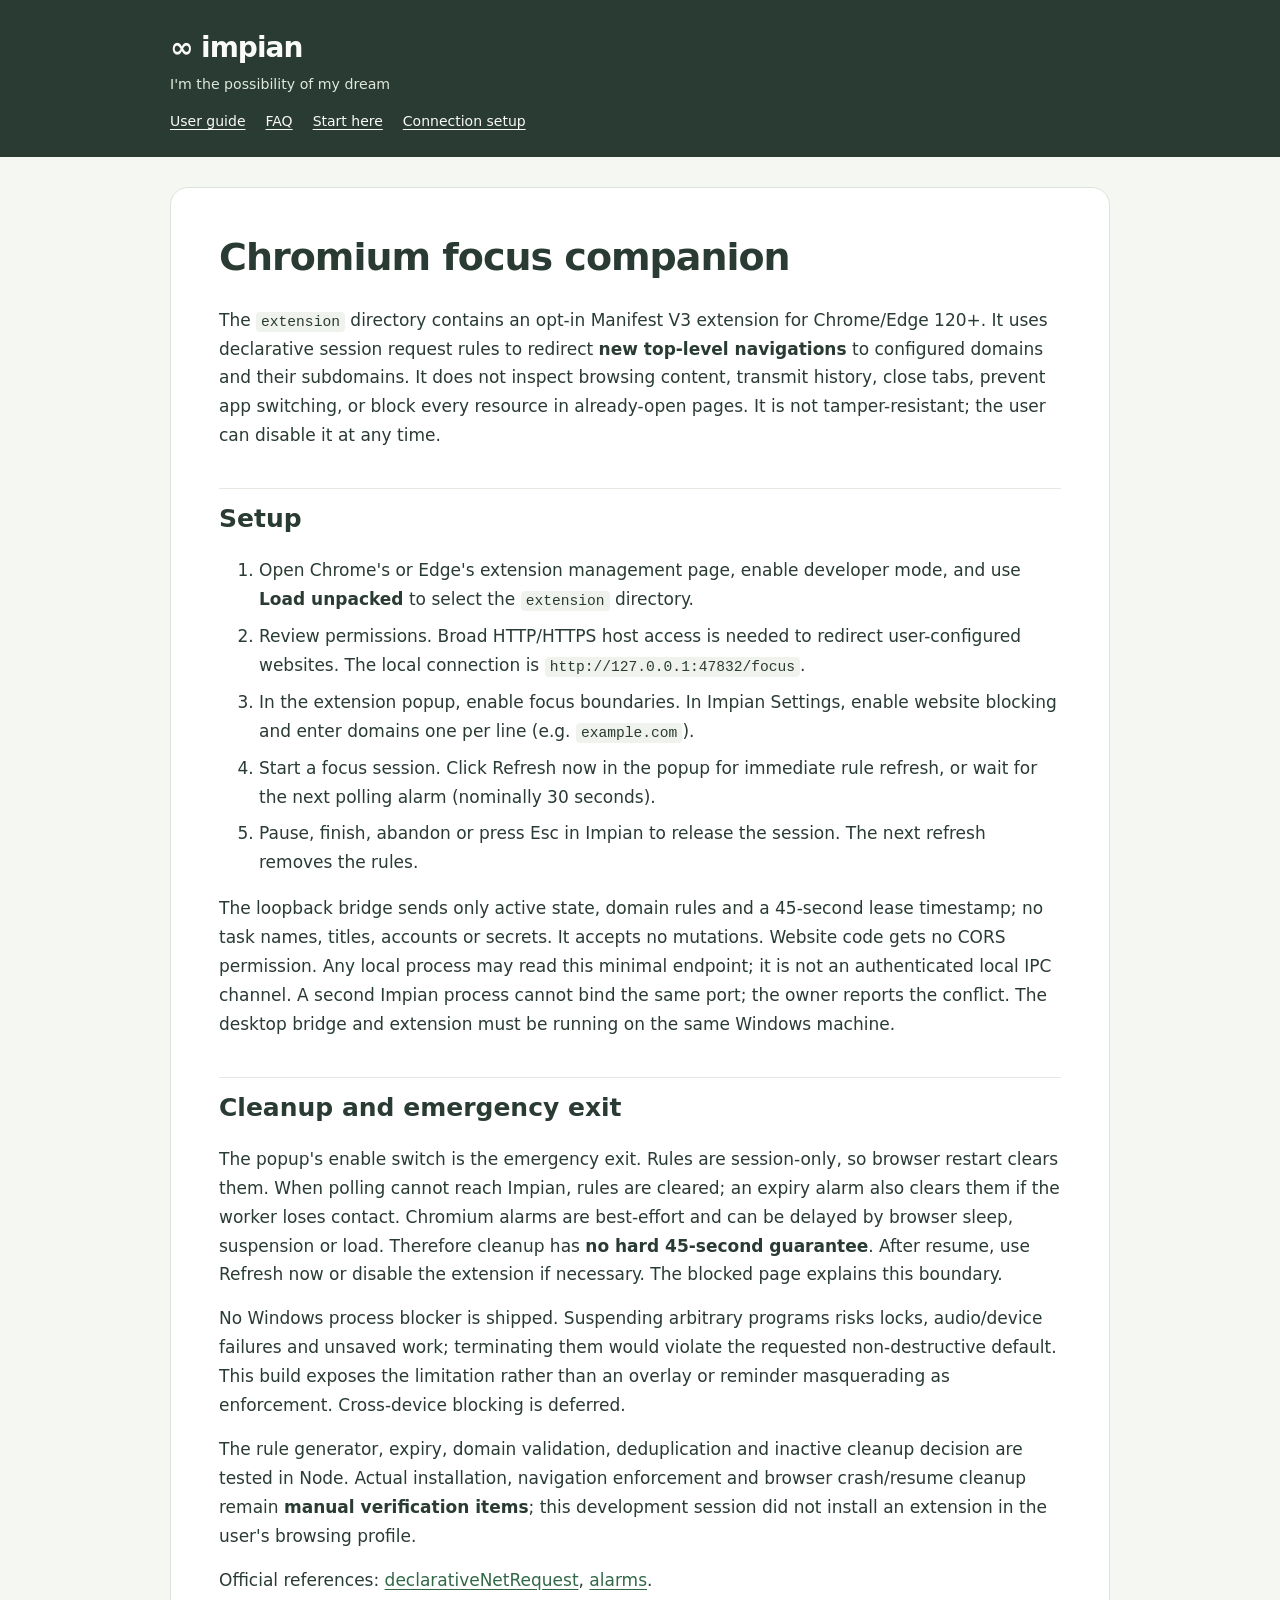
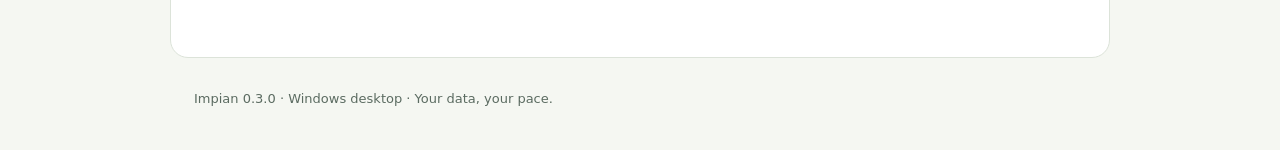
<file: docs/EXTENSION.html>
<!doctype html><html lang="en"><head><meta charset="utf-8"><meta name="viewport" content="width=device-width,initial-scale=1"><title>Chromium focus companion</title><style>
  :root{color-scheme:light}*{box-sizing:border-box}body{margin:0;background:#f5f7f2;color:#293b32;font:17px/1.7 "Segoe UI",system-ui,sans-serif}header{background:#293b32;color:#fafaf8;padding:24px max(24px,calc((100vw - 940px)/2))}header strong{font-size:28px;letter-spacing:-1px}header small{display:block;color:#e0e8dc}nav{margin-top:14px;display:flex;gap:20px;flex-wrap:wrap}nav a{color:#fafaf8;font-size:14px}main{max-width:940px;margin:30px auto;background:white;padding:48px;border:1px solid #dce3d9;border-radius:18px}h1{font-size:38px;line-height:1.15;margin-top:0;letter-spacing:-1px}h2{font-size:25px;line-height:1.3;margin-top:38px;padding-top:14px;border-top:1px solid #e4e9e1}h3{font-size:20px}a{color:#316847;text-underline-offset:3px}li{margin:8px 0}p{margin:15px 0}code{font-size:.86em;background:#f0f3ed;padding:2px 5px;border-radius:4px;overflow-wrap:anywhere}pre{padding:16px;background:#f0f3ed;border-radius:8px;overflow:auto}pre code{padding:0}table{border-collapse:collapse;display:block;overflow:auto;font-size:14px}td,th{border:1px solid #dce3d9;padding:10px;min-width:140px;text-align:left}th{background:#eef2ea}img{max-width:100%;height:auto}blockquote{border-left:4px solid #b99450;padding-left:18px;margin-left:0}footer{max-width:940px;margin:0 auto 40px;padding:0 24px;font-size:13px;color:#5b6b61}@media(max-width:650px){main{margin:14px;padding:25px}h1{font-size:30px}body{font-size:16px}}@media print{body,main{background:white}header,nav,footer{display:none}main{border:0;padding:0;max-width:none}h2{break-after:avoid}a{color:inherit}}
  </style></head><body><header><strong>∞ impian</strong><small>I'm the possibility of my dream</small><nav><a href="USER-GUIDE.html">User guide</a><a href="FAQ.html">FAQ</a><a href="START-HERE.html">Start here</a><a href="CONNECTION-SETUP.html">Connection setup</a></nav></header><main><h1>Chromium focus companion</h1>
<p>The <code>extension</code> directory contains an opt-in Manifest V3 extension for Chrome/Edge 120+. It uses declarative session request rules to redirect <strong>new top-level navigations</strong> to configured domains and their subdomains. It does not inspect browsing content, transmit history, close tabs, prevent app switching, or block every resource in already-open pages. It is not tamper-resistant; the user can disable it at any time.</p>
<h2>Setup</h2>
<ol>
<li>Open Chrome&#39;s or Edge&#39;s extension management page, enable developer mode, and use <strong>Load unpacked</strong> to select the <code>extension</code> directory.</li>
<li>Review permissions. Broad HTTP/HTTPS host access is needed to redirect user-configured websites. The local connection is <code>http://127.0.0.1:47832/focus</code>.</li>
<li>In the extension popup, enable focus boundaries. In Impian Settings, enable website blocking and enter domains one per line (e.g. <code>example.com</code>).</li>
<li>Start a focus session. Click Refresh now in the popup for immediate rule refresh, or wait for the next polling alarm (nominally 30 seconds).</li>
<li>Pause, finish, abandon or press Esc in Impian to release the session. The next refresh removes the rules.</li>
</ol>
<p>The loopback bridge sends only active state, domain rules and a 45-second lease timestamp; no task names, titles, accounts or secrets. It accepts no mutations. Website code gets no CORS permission. Any local process may read this minimal endpoint; it is not an authenticated local IPC channel. A second Impian process cannot bind the same port; the owner reports the conflict. The desktop bridge and extension must be running on the same Windows machine.</p>
<h2>Cleanup and emergency exit</h2>
<p>The popup&#39;s enable switch is the emergency exit. Rules are session-only, so browser restart clears them. When polling cannot reach Impian, rules are cleared; an expiry alarm also clears them if the worker loses contact. Chromium alarms are best-effort and can be delayed by browser sleep, suspension or load. Therefore cleanup has <strong>no hard 45-second guarantee</strong>. After resume, use Refresh now or disable the extension if necessary. The blocked page explains this boundary.</p>
<p>No Windows process blocker is shipped. Suspending arbitrary programs risks locks, audio/device failures and unsaved work; terminating them would violate the requested non-destructive default. This build exposes the limitation rather than an overlay or reminder masquerading as enforcement. Cross-device blocking is deferred.</p>
<p>The rule generator, expiry, domain validation, deduplication and inactive cleanup decision are tested in Node. Actual installation, navigation enforcement and browser crash/resume cleanup remain <strong>manual verification items</strong>; this development session did not install an extension in the user&#39;s browsing profile.</p>
<p>Official references: <a href="https://developer.chrome.com/docs/extensions/reference/api/declarativeNetRequest">declarativeNetRequest</a>, <a href="https://developer.chrome.com/docs/extensions/reference/api/alarms">alarms</a>.</p>
</main><footer>Impian 0.3.0 · Windows desktop · Your data, your pace.</footer></body></html>
</file>
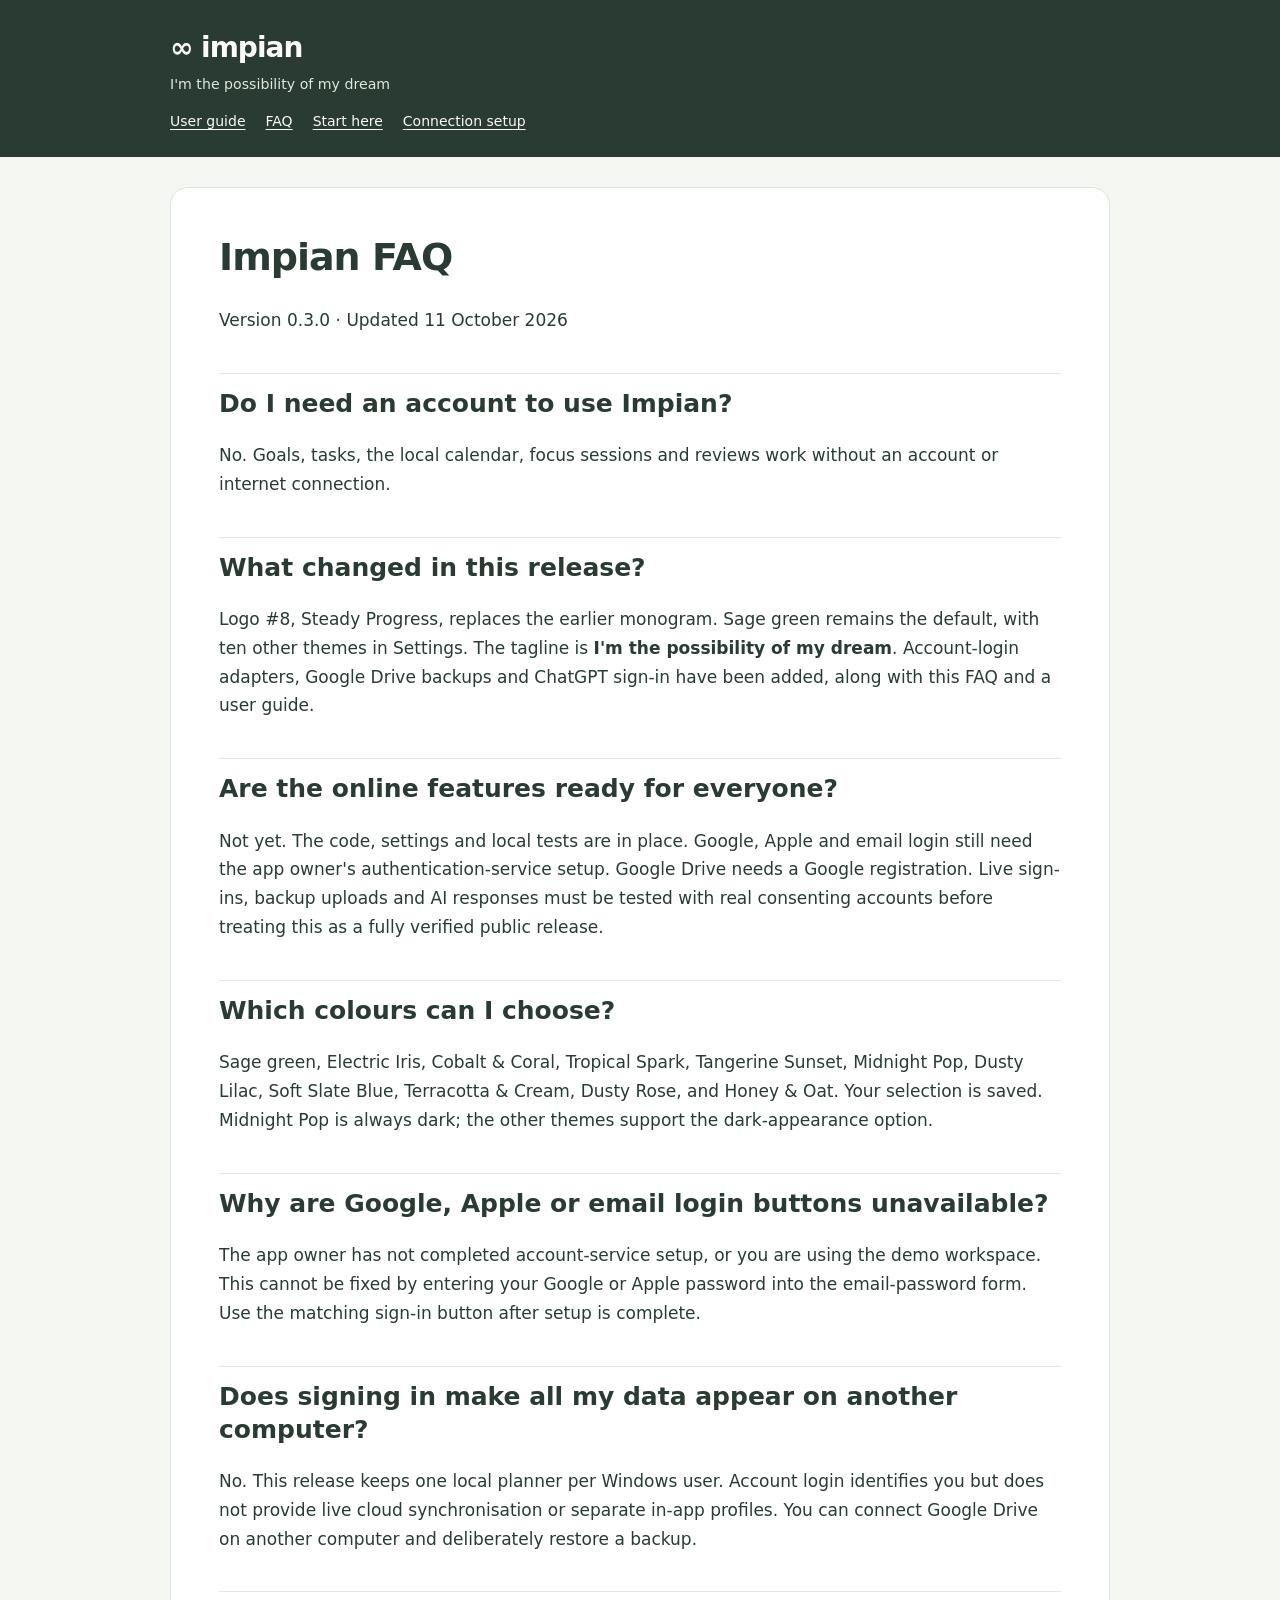
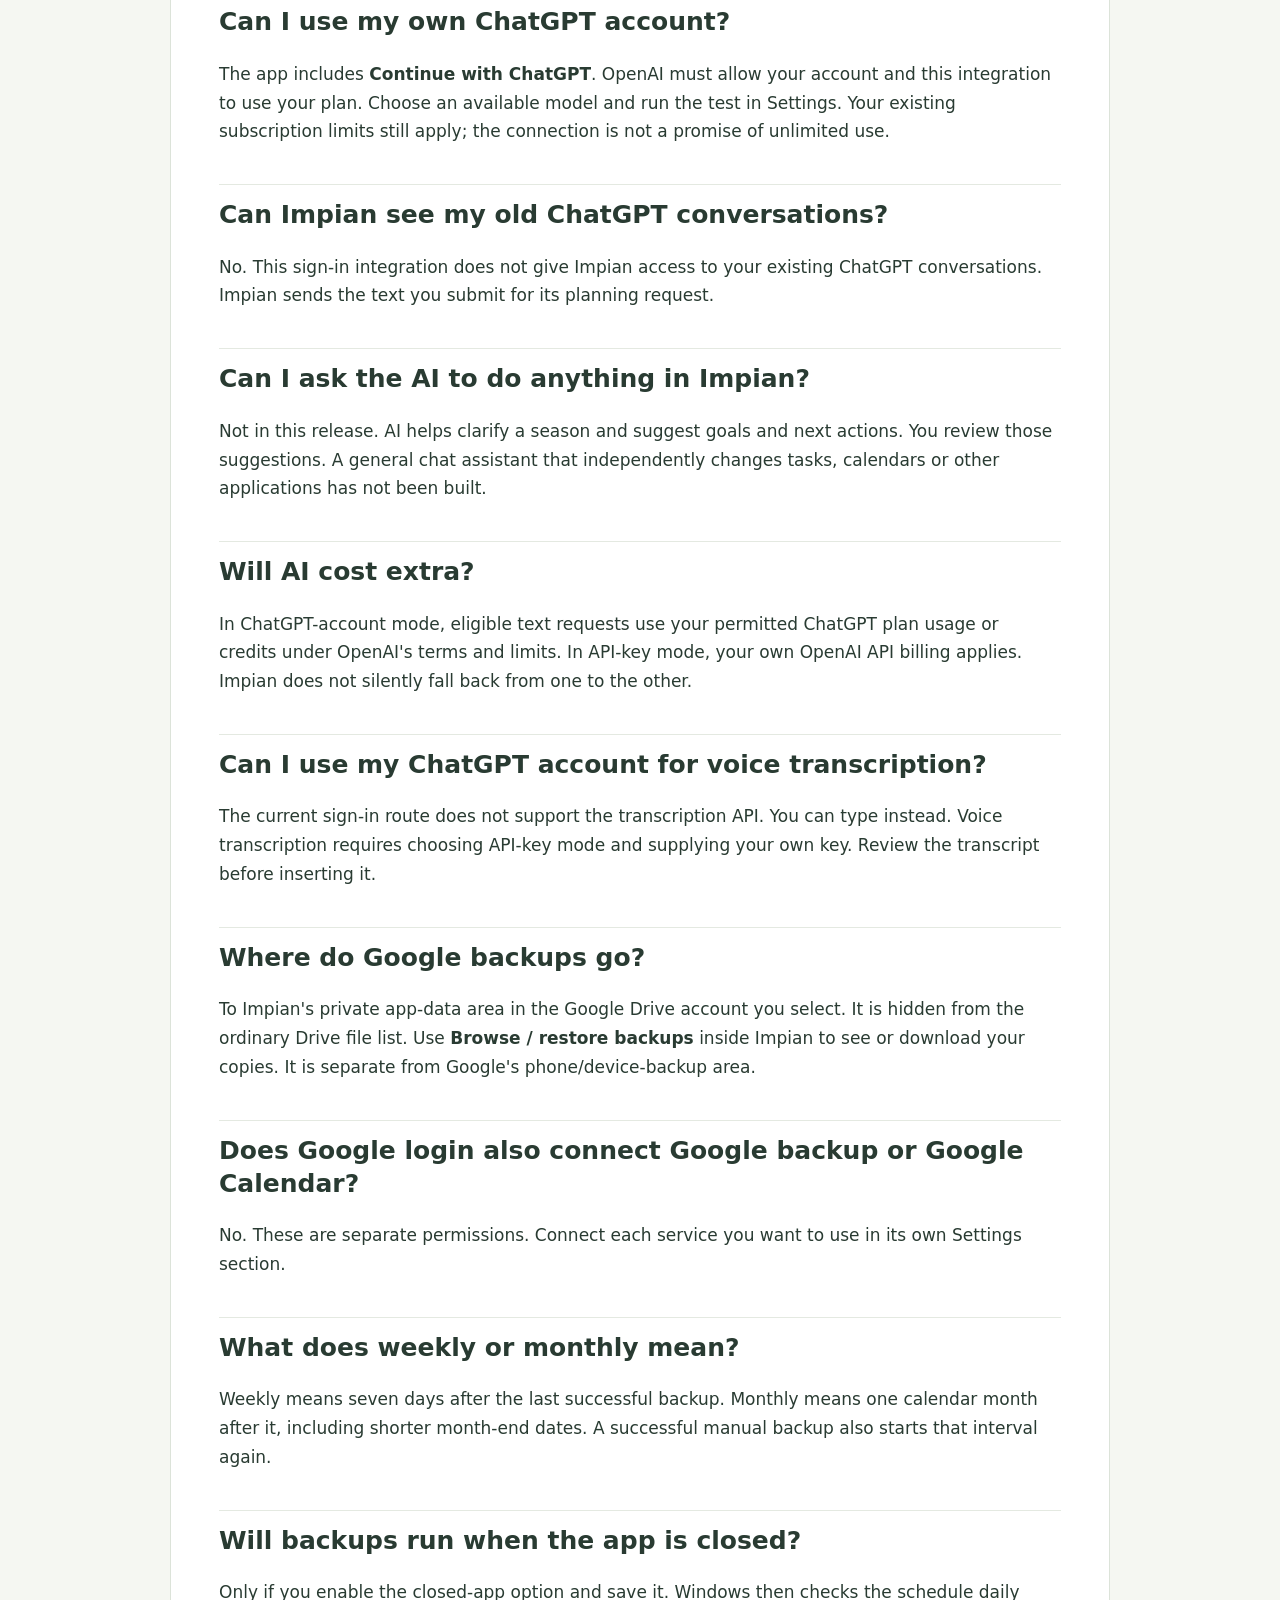
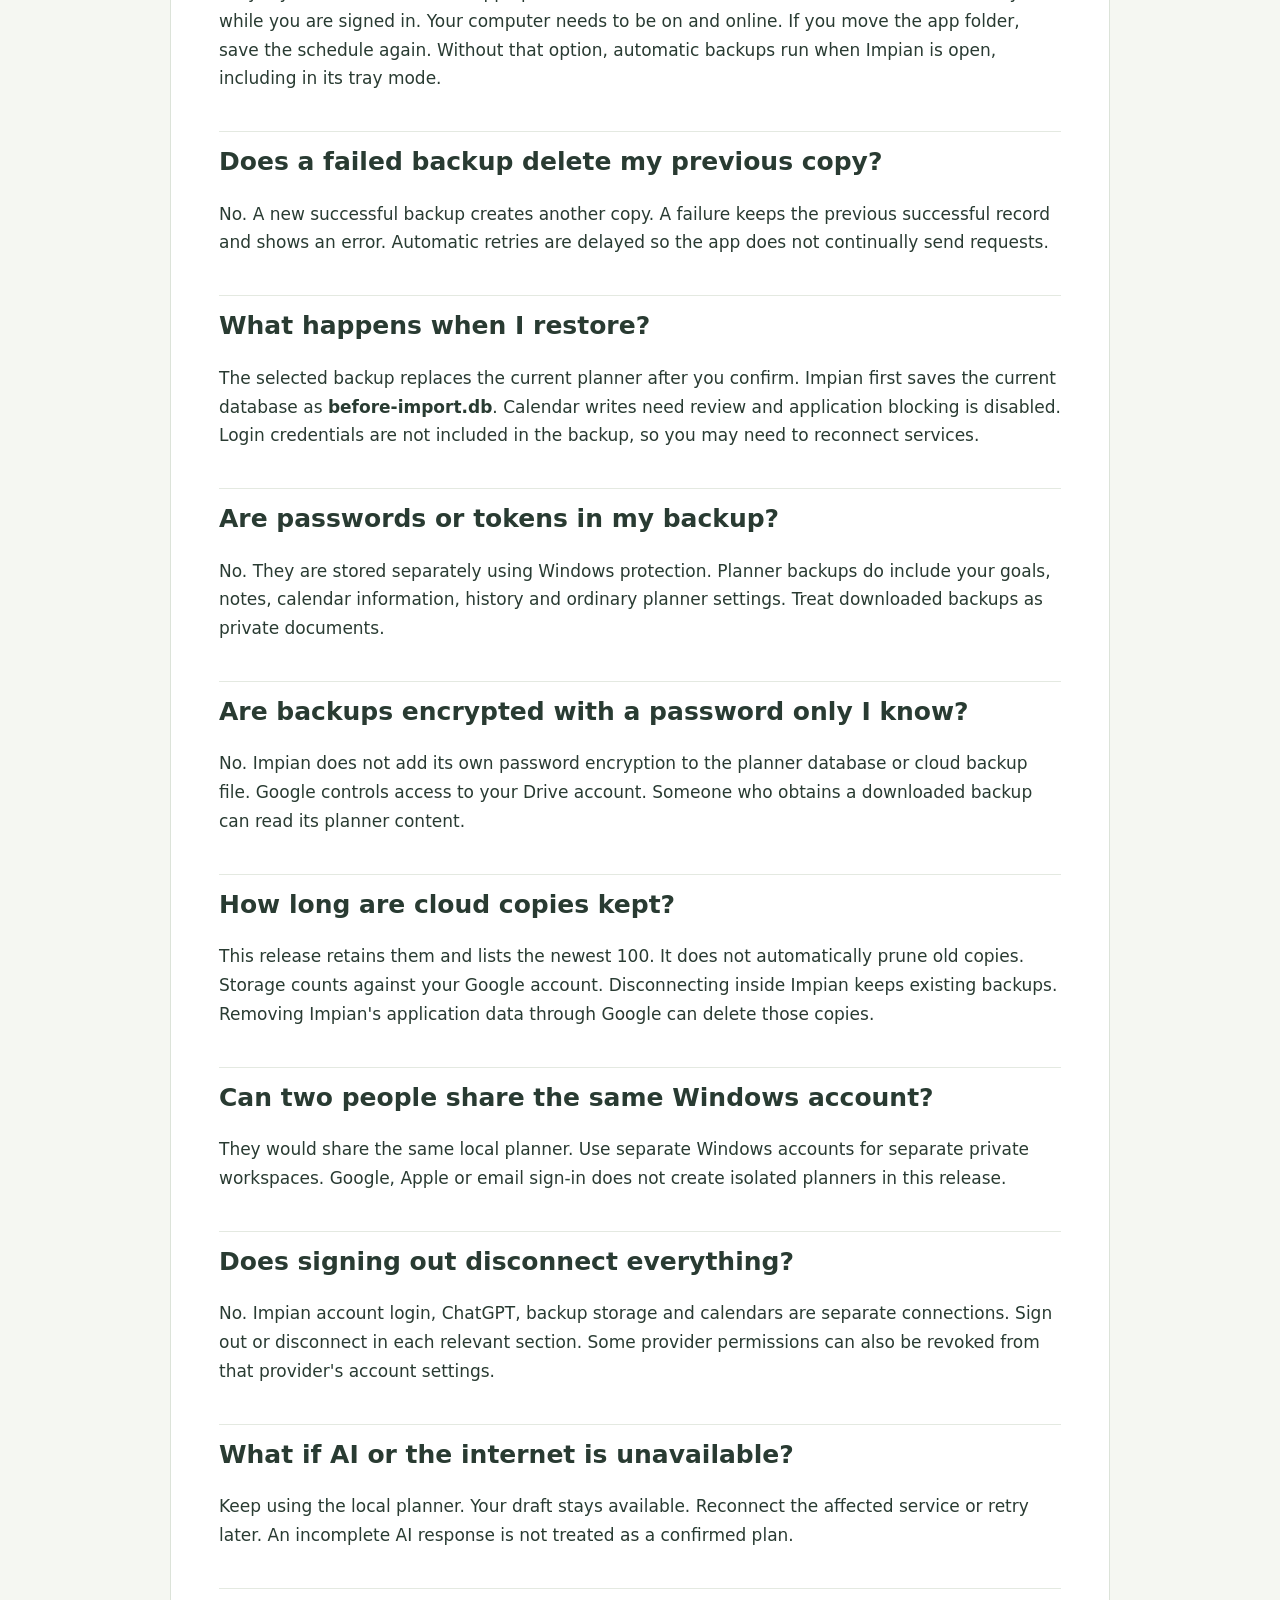
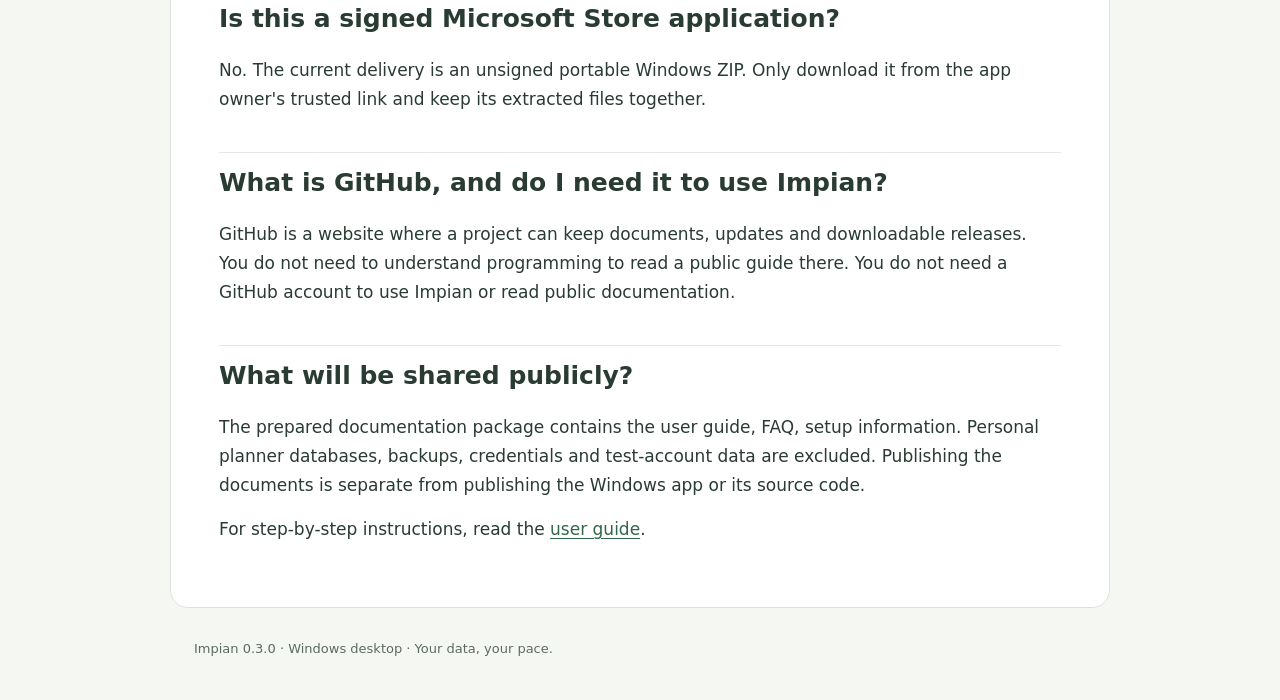
<file: docs/FAQ.html>
<!doctype html><html lang="en"><head><meta charset="utf-8"><meta name="viewport" content="width=device-width,initial-scale=1"><title>Impian FAQ</title><style>
  :root{color-scheme:light}*{box-sizing:border-box}body{margin:0;background:#f5f7f2;color:#293b32;font:17px/1.7 "Segoe UI",system-ui,sans-serif}header{background:#293b32;color:#fafaf8;padding:24px max(24px,calc((100vw - 940px)/2))}header strong{font-size:28px;letter-spacing:-1px}header small{display:block;color:#e0e8dc}nav{margin-top:14px;display:flex;gap:20px;flex-wrap:wrap}nav a{color:#fafaf8;font-size:14px}main{max-width:940px;margin:30px auto;background:white;padding:48px;border:1px solid #dce3d9;border-radius:18px}h1{font-size:38px;line-height:1.15;margin-top:0;letter-spacing:-1px}h2{font-size:25px;line-height:1.3;margin-top:38px;padding-top:14px;border-top:1px solid #e4e9e1}h3{font-size:20px}a{color:#316847;text-underline-offset:3px}li{margin:8px 0}p{margin:15px 0}code{font-size:.86em;background:#f0f3ed;padding:2px 5px;border-radius:4px;overflow-wrap:anywhere}pre{padding:16px;background:#f0f3ed;border-radius:8px;overflow:auto}pre code{padding:0}table{border-collapse:collapse;display:block;overflow:auto;font-size:14px}td,th{border:1px solid #dce3d9;padding:10px;min-width:140px;text-align:left}th{background:#eef2ea}img{max-width:100%;height:auto}blockquote{border-left:4px solid #b99450;padding-left:18px;margin-left:0}footer{max-width:940px;margin:0 auto 40px;padding:0 24px;font-size:13px;color:#5b6b61}@media(max-width:650px){main{margin:14px;padding:25px}h1{font-size:30px}body{font-size:16px}}@media print{body,main{background:white}header,nav,footer{display:none}main{border:0;padding:0;max-width:none}h2{break-after:avoid}a{color:inherit}}
  </style></head><body><header><strong>∞ impian</strong><small>I'm the possibility of my dream</small><nav><a href="USER-GUIDE.html">User guide</a><a href="FAQ.html">FAQ</a><a href="START-HERE.html">Start here</a><a href="CONNECTION-SETUP.html">Connection setup</a></nav></header><main><h1>Impian FAQ</h1>
<p>Version 0.3.0 · Updated 11 October 2026</p>
<h2>Do I need an account to use Impian?</h2>
<p>No. Goals, tasks, the local calendar, focus sessions and reviews work without an account or internet connection.</p>
<h2>What changed in this release?</h2>
<p>Logo #8, Steady Progress, replaces the earlier monogram. Sage green remains the default, with ten other themes in Settings. The tagline is <strong>I&#39;m the possibility of my dream</strong>. Account-login adapters, Google Drive backups and ChatGPT sign-in have been added, along with this FAQ and a user guide.</p>
<h2>Are the online features ready for everyone?</h2>
<p>Not yet. The code, settings and local tests are in place. Google, Apple and email login still need the app owner&#39;s authentication-service setup. Google Drive needs a Google registration. Live sign-ins, backup uploads and AI responses must be tested with real consenting accounts before treating this as a fully verified public release.</p>
<h2>Which colours can I choose?</h2>
<p>Sage green, Electric Iris, Cobalt &amp; Coral, Tropical Spark, Tangerine Sunset, Midnight Pop, Dusty Lilac, Soft Slate Blue, Terracotta &amp; Cream, Dusty Rose, and Honey &amp; Oat. Your selection is saved. Midnight Pop is always dark; the other themes support the dark-appearance option.</p>
<h2>Why are Google, Apple or email login buttons unavailable?</h2>
<p>The app owner has not completed account-service setup, or you are using the demo workspace. This cannot be fixed by entering your Google or Apple password into the email-password form. Use the matching sign-in button after setup is complete.</p>
<h2>Does signing in make all my data appear on another computer?</h2>
<p>No. This release keeps one local planner per Windows user. Account login identifies you but does not provide live cloud synchronisation or separate in-app profiles. You can connect Google Drive on another computer and deliberately restore a backup.</p>
<h2>Can I use my own ChatGPT account?</h2>
<p>The app includes <strong>Continue with ChatGPT</strong>. OpenAI must allow your account and this integration to use your plan. Choose an available model and run the test in Settings. Your existing subscription limits still apply; the connection is not a promise of unlimited use.</p>
<h2>Can Impian see my old ChatGPT conversations?</h2>
<p>No. This sign-in integration does not give Impian access to your existing ChatGPT conversations. Impian sends the text you submit for its planning request.</p>
<h2>Can I ask the AI to do anything in Impian?</h2>
<p>Not in this release. AI helps clarify a season and suggest goals and next actions. You review those suggestions. A general chat assistant that independently changes tasks, calendars or other applications has not been built.</p>
<h2>Will AI cost extra?</h2>
<p>In ChatGPT-account mode, eligible text requests use your permitted ChatGPT plan usage or credits under OpenAI&#39;s terms and limits. In API-key mode, your own OpenAI API billing applies. Impian does not silently fall back from one to the other.</p>
<h2>Can I use my ChatGPT account for voice transcription?</h2>
<p>The current sign-in route does not support the transcription API. You can type instead. Voice transcription requires choosing API-key mode and supplying your own key. Review the transcript before inserting it.</p>
<h2>Where do Google backups go?</h2>
<p>To Impian&#39;s private app-data area in the Google Drive account you select. It is hidden from the ordinary Drive file list. Use <strong>Browse / restore backups</strong> inside Impian to see or download your copies. It is separate from Google&#39;s phone/device-backup area.</p>
<h2>Does Google login also connect Google backup or Google Calendar?</h2>
<p>No. These are separate permissions. Connect each service you want to use in its own Settings section.</p>
<h2>What does weekly or monthly mean?</h2>
<p>Weekly means seven days after the last successful backup. Monthly means one calendar month after it, including shorter month-end dates. A successful manual backup also starts that interval again.</p>
<h2>Will backups run when the app is closed?</h2>
<p>Only if you enable the closed-app option and save it. Windows then checks the schedule daily while you are signed in. Your computer needs to be on and online. If you move the app folder, save the schedule again. Without that option, automatic backups run when Impian is open, including in its tray mode.</p>
<h2>Does a failed backup delete my previous copy?</h2>
<p>No. A new successful backup creates another copy. A failure keeps the previous successful record and shows an error. Automatic retries are delayed so the app does not continually send requests.</p>
<h2>What happens when I restore?</h2>
<p>The selected backup replaces the current planner after you confirm. Impian first saves the current database as <strong>before-import.db</strong>. Calendar writes need review and application blocking is disabled. Login credentials are not included in the backup, so you may need to reconnect services.</p>
<h2>Are passwords or tokens in my backup?</h2>
<p>No. They are stored separately using Windows protection. Planner backups do include your goals, notes, calendar information, history and ordinary planner settings. Treat downloaded backups as private documents.</p>
<h2>Are backups encrypted with a password only I know?</h2>
<p>No. Impian does not add its own password encryption to the planner database or cloud backup file. Google controls access to your Drive account. Someone who obtains a downloaded backup can read its planner content.</p>
<h2>How long are cloud copies kept?</h2>
<p>This release retains them and lists the newest 100. It does not automatically prune old copies. Storage counts against your Google account. Disconnecting inside Impian keeps existing backups. Removing Impian&#39;s application data through Google can delete those copies.</p>
<h2>Can two people share the same Windows account?</h2>
<p>They would share the same local planner. Use separate Windows accounts for separate private workspaces. Google, Apple or email sign-in does not create isolated planners in this release.</p>
<h2>Does signing out disconnect everything?</h2>
<p>No. Impian account login, ChatGPT, backup storage and calendars are separate connections. Sign out or disconnect in each relevant section. Some provider permissions can also be revoked from that provider&#39;s account settings.</p>
<h2>What if AI or the internet is unavailable?</h2>
<p>Keep using the local planner. Your draft stays available. Reconnect the affected service or retry later. An incomplete AI response is not treated as a confirmed plan.</p>
<h2>Is this a signed Microsoft Store application?</h2>
<p>No. The current delivery is an unsigned portable Windows ZIP. Only download it from the app owner&#39;s trusted link and keep its extracted files together.</p>
<h2>What is GitHub, and do I need it to use Impian?</h2>
<p>GitHub is a website where a project can keep documents, updates and downloadable releases. You do not need to understand programming to read a public guide there. You do not need a GitHub account to use Impian or read public documentation.</p>
<h2>What will be shared publicly?</h2>
<p>The prepared documentation package contains the user guide, FAQ, setup information. Personal planner databases, backups, credentials and test-account data are excluded. Publishing the documents is separate from publishing the Windows app or its source code.</p>
<p>For step-by-step instructions, read the <a href="USER-GUIDE.html">user guide</a>.</p>
</main><footer>Impian 0.3.0 · Windows desktop · Your data, your pace.</footer></body></html>
</file>
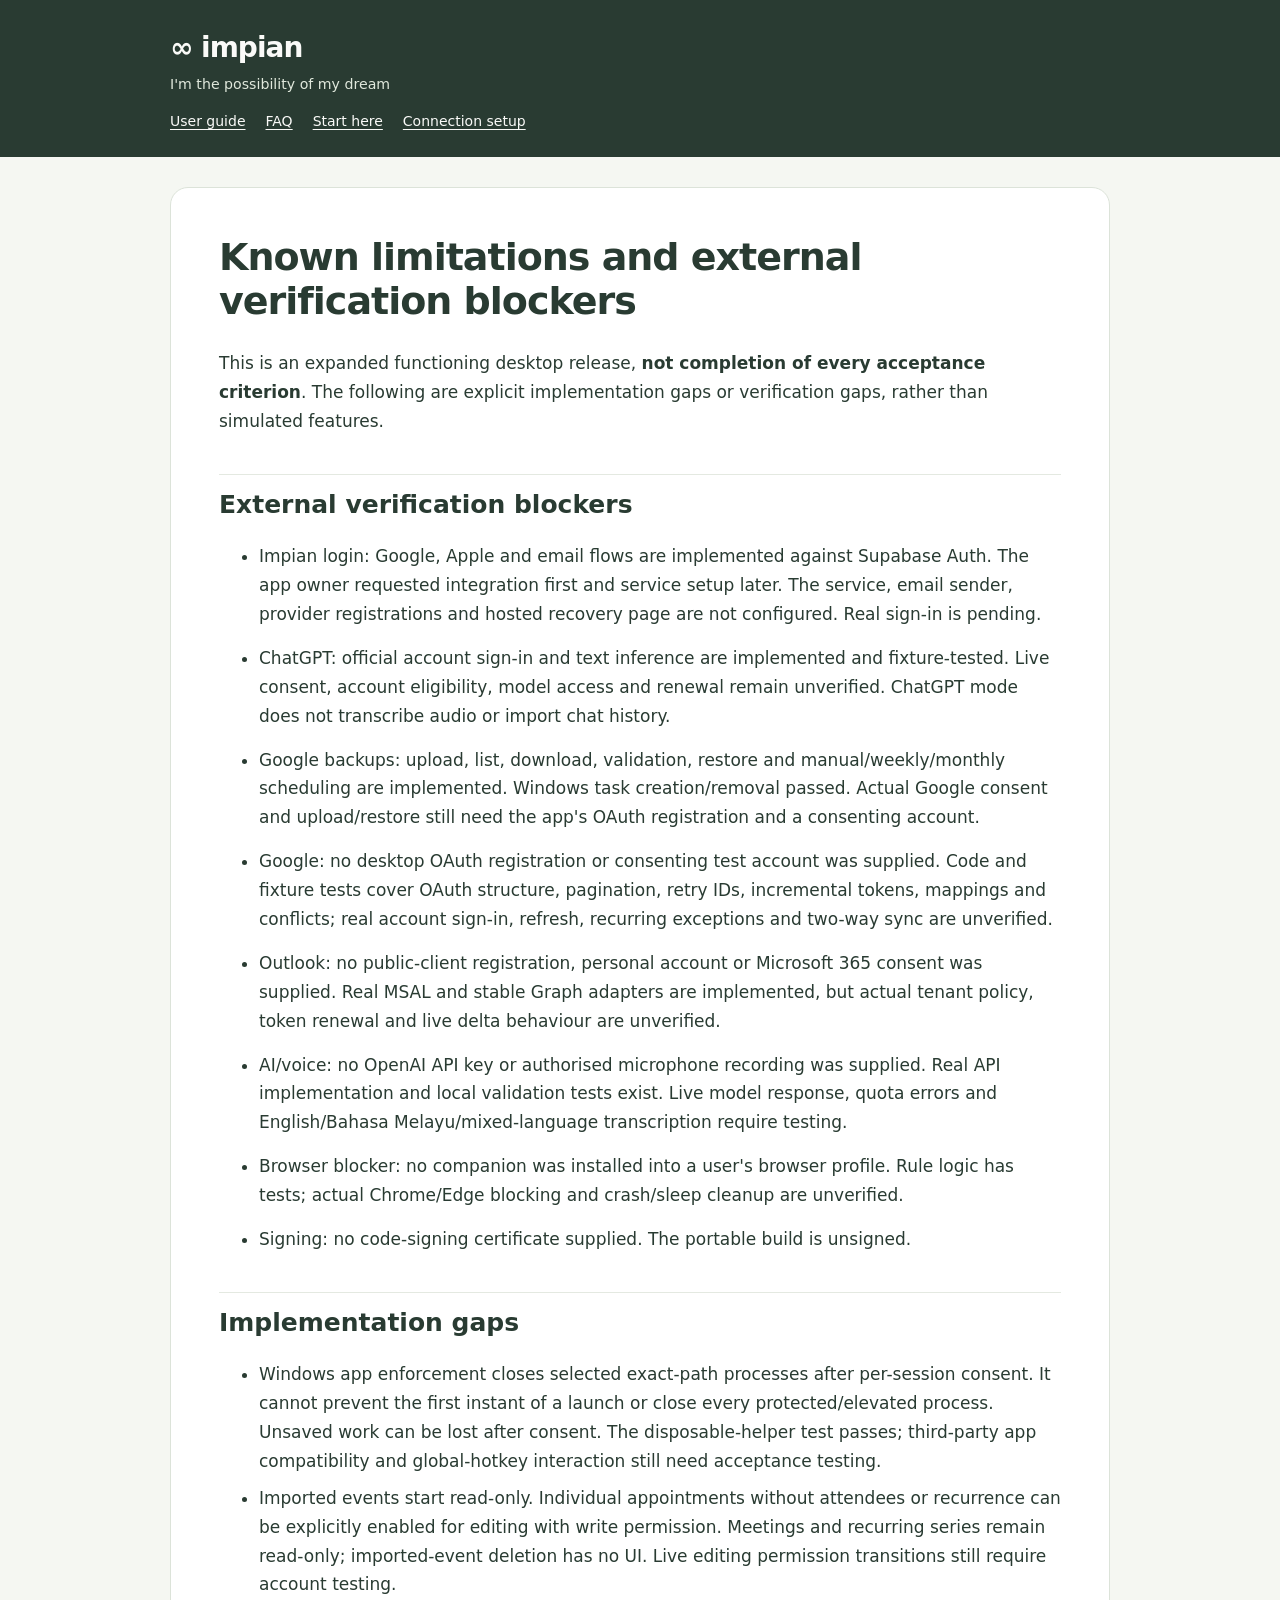
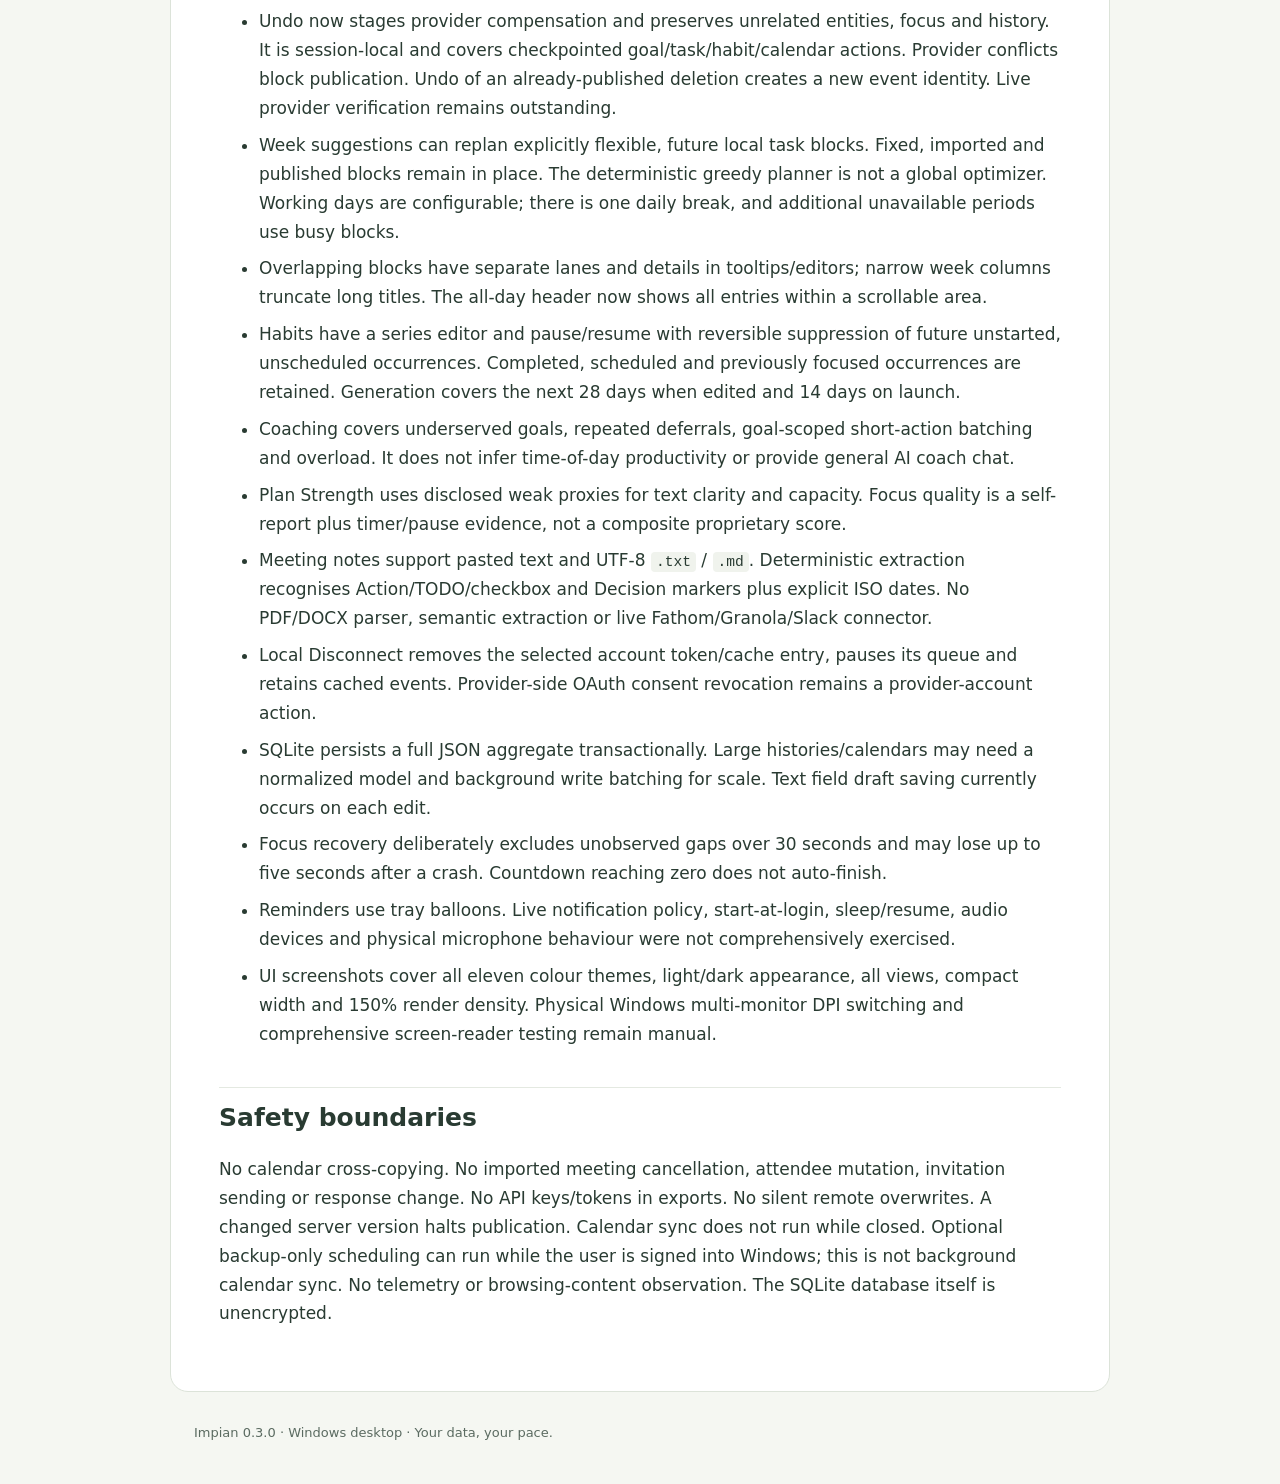
<file: docs/KNOWN-LIMITATIONS.html>
<!doctype html><html lang="en"><head><meta charset="utf-8"><meta name="viewport" content="width=device-width,initial-scale=1"><title>Known limitations and external verification blockers</title><style>
  :root{color-scheme:light}*{box-sizing:border-box}body{margin:0;background:#f5f7f2;color:#293b32;font:17px/1.7 "Segoe UI",system-ui,sans-serif}header{background:#293b32;color:#fafaf8;padding:24px max(24px,calc((100vw - 940px)/2))}header strong{font-size:28px;letter-spacing:-1px}header small{display:block;color:#e0e8dc}nav{margin-top:14px;display:flex;gap:20px;flex-wrap:wrap}nav a{color:#fafaf8;font-size:14px}main{max-width:940px;margin:30px auto;background:white;padding:48px;border:1px solid #dce3d9;border-radius:18px}h1{font-size:38px;line-height:1.15;margin-top:0;letter-spacing:-1px}h2{font-size:25px;line-height:1.3;margin-top:38px;padding-top:14px;border-top:1px solid #e4e9e1}h3{font-size:20px}a{color:#316847;text-underline-offset:3px}li{margin:8px 0}p{margin:15px 0}code{font-size:.86em;background:#f0f3ed;padding:2px 5px;border-radius:4px;overflow-wrap:anywhere}pre{padding:16px;background:#f0f3ed;border-radius:8px;overflow:auto}pre code{padding:0}table{border-collapse:collapse;display:block;overflow:auto;font-size:14px}td,th{border:1px solid #dce3d9;padding:10px;min-width:140px;text-align:left}th{background:#eef2ea}img{max-width:100%;height:auto}blockquote{border-left:4px solid #b99450;padding-left:18px;margin-left:0}footer{max-width:940px;margin:0 auto 40px;padding:0 24px;font-size:13px;color:#5b6b61}@media(max-width:650px){main{margin:14px;padding:25px}h1{font-size:30px}body{font-size:16px}}@media print{body,main{background:white}header,nav,footer{display:none}main{border:0;padding:0;max-width:none}h2{break-after:avoid}a{color:inherit}}
  </style></head><body><header><strong>∞ impian</strong><small>I'm the possibility of my dream</small><nav><a href="USER-GUIDE.html">User guide</a><a href="FAQ.html">FAQ</a><a href="START-HERE.html">Start here</a><a href="CONNECTION-SETUP.html">Connection setup</a></nav></header><main><h1>Known limitations and external verification blockers</h1>
<p>This is an expanded functioning desktop release, <strong>not completion of every acceptance criterion</strong>. The following are explicit implementation gaps or verification gaps, rather than simulated features.</p>
<h2>External verification blockers</h2>
<ul>
<li><p>Impian login: Google, Apple and email flows are implemented against Supabase Auth. The app owner requested integration first and service setup later. The service, email sender, provider registrations and hosted recovery page are not configured. Real sign-in is pending.</p>
</li>
<li><p>ChatGPT: official account sign-in and text inference are implemented and fixture-tested. Live consent, account eligibility, model access and renewal remain unverified. ChatGPT mode does not transcribe audio or import chat history.</p>
</li>
<li><p>Google backups: upload, list, download, validation, restore and manual/weekly/monthly scheduling are implemented. Windows task creation/removal passed. Actual Google consent and upload/restore still need the app&#39;s OAuth registration and a consenting account.</p>
</li>
<li><p>Google: no desktop OAuth registration or consenting test account was supplied. Code and fixture tests cover OAuth structure, pagination, retry IDs, incremental tokens, mappings and conflicts; real account sign-in, refresh, recurring exceptions and two-way sync are unverified.</p>
</li>
<li><p>Outlook: no public-client registration, personal account or Microsoft 365 consent was supplied. Real MSAL and stable Graph adapters are implemented, but actual tenant policy, token renewal and live delta behaviour are unverified.</p>
</li>
<li><p>AI/voice: no OpenAI API key or authorised microphone recording was supplied. Real API implementation and local validation tests exist. Live model response, quota errors and English/Bahasa Melayu/mixed-language transcription require testing.</p>
</li>
<li><p>Browser blocker: no companion was installed into a user&#39;s browser profile. Rule logic has tests; actual Chrome/Edge blocking and crash/sleep cleanup are unverified.</p>
</li>
<li><p>Signing: no code-signing certificate supplied. The portable build is unsigned.</p>
</li>
</ul>
<h2>Implementation gaps</h2>
<ul>
<li>Windows app enforcement closes selected exact-path processes after per-session consent. It cannot prevent the first instant of a launch or close every protected/elevated process. Unsaved work can be lost after consent. The disposable-helper test passes; third-party app compatibility and global-hotkey interaction still need acceptance testing.</li>
<li>Imported events start read-only. Individual appointments without attendees or recurrence can be explicitly enabled for editing with write permission. Meetings and recurring series remain read-only; imported-event deletion has no UI. Live editing permission transitions still require account testing.</li>
<li>Undo now stages provider compensation and preserves unrelated entities, focus and history. It is session-local and covers checkpointed goal/task/habit/calendar actions. Provider conflicts block publication. Undo of an already-published deletion creates a new event identity. Live provider verification remains outstanding.</li>
<li>Week suggestions can replan explicitly flexible, future local task blocks. Fixed, imported and published blocks remain in place. The deterministic greedy planner is not a global optimizer. Working days are configurable; there is one daily break, and additional unavailable periods use busy blocks.</li>
<li>Overlapping blocks have separate lanes and details in tooltips/editors; narrow week columns truncate long titles. The all-day header now shows all entries within a scrollable area.</li>
<li>Habits have a series editor and pause/resume with reversible suppression of future unstarted, unscheduled occurrences. Completed, scheduled and previously focused occurrences are retained. Generation covers the next 28 days when edited and 14 days on launch.</li>
<li>Coaching covers underserved goals, repeated deferrals, goal-scoped short-action batching and overload. It does not infer time-of-day productivity or provide general AI coach chat.</li>
<li>Plan Strength uses disclosed weak proxies for text clarity and capacity. Focus quality is a self-report plus timer/pause evidence, not a composite proprietary score.</li>
<li>Meeting notes support pasted text and UTF-8 <code>.txt</code> / <code>.md</code>. Deterministic extraction recognises Action/TODO/checkbox and Decision markers plus explicit ISO dates. No PDF/DOCX parser, semantic extraction or live Fathom/Granola/Slack connector.</li>
<li>Local Disconnect removes the selected account token/cache entry, pauses its queue and retains cached events. Provider-side OAuth consent revocation remains a provider-account action.</li>
<li>SQLite persists a full JSON aggregate transactionally. Large histories/calendars may need a normalized model and background write batching for scale. Text field draft saving currently occurs on each edit.</li>
<li>Focus recovery deliberately excludes unobserved gaps over 30 seconds and may lose up to five seconds after a crash. Countdown reaching zero does not auto-finish.</li>
<li>Reminders use tray balloons. Live notification policy, start-at-login, sleep/resume, audio devices and physical microphone behaviour were not comprehensively exercised.</li>
<li>UI screenshots cover all eleven colour themes, light/dark appearance, all views, compact width and 150% render density. Physical Windows multi-monitor DPI switching and comprehensive screen-reader testing remain manual.</li>
</ul>
<h2>Safety boundaries</h2>
<p>No calendar cross-copying. No imported meeting cancellation, attendee mutation, invitation sending or response change. No API keys/tokens in exports. No silent remote overwrites. A changed server version halts publication. Calendar sync does not run while closed. Optional backup-only scheduling can run while the user is signed into Windows; this is not background calendar sync. No telemetry or browsing-content observation. The SQLite database itself is unencrypted.</p>
</main><footer>Impian 0.3.0 · Windows desktop · Your data, your pace.</footer></body></html>
</file>
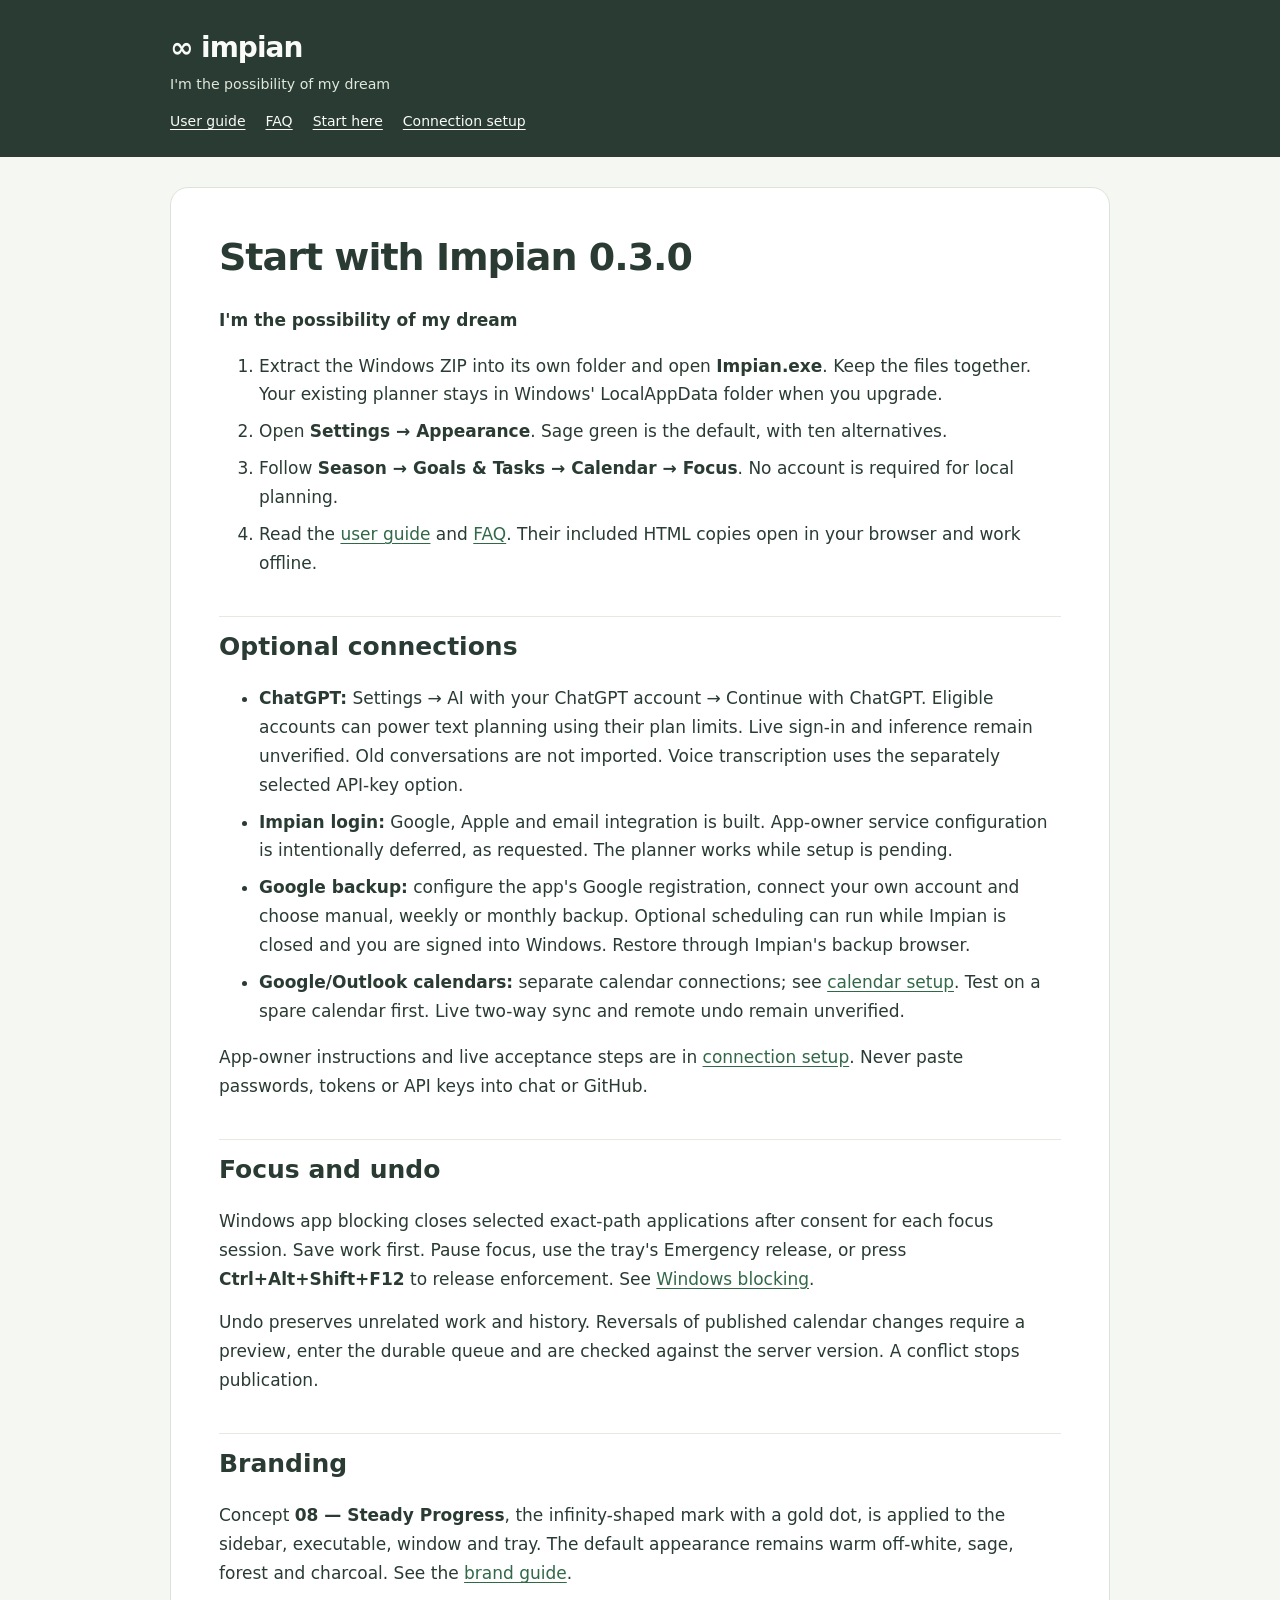
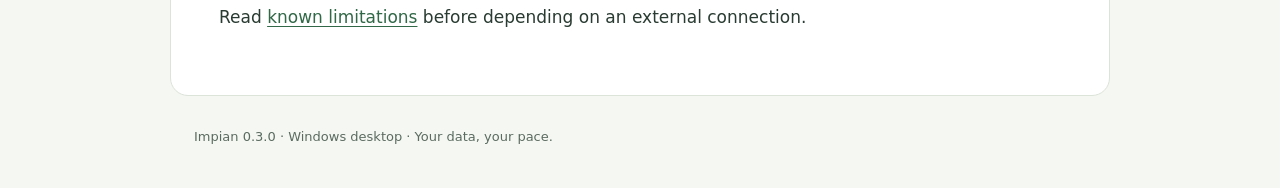
<file: docs/START-HERE.html>
<!doctype html><html lang="en"><head><meta charset="utf-8"><meta name="viewport" content="width=device-width,initial-scale=1"><title>Start with Impian 0.3.0</title><style>
  :root{color-scheme:light}*{box-sizing:border-box}body{margin:0;background:#f5f7f2;color:#293b32;font:17px/1.7 "Segoe UI",system-ui,sans-serif}header{background:#293b32;color:#fafaf8;padding:24px max(24px,calc((100vw - 940px)/2))}header strong{font-size:28px;letter-spacing:-1px}header small{display:block;color:#e0e8dc}nav{margin-top:14px;display:flex;gap:20px;flex-wrap:wrap}nav a{color:#fafaf8;font-size:14px}main{max-width:940px;margin:30px auto;background:white;padding:48px;border:1px solid #dce3d9;border-radius:18px}h1{font-size:38px;line-height:1.15;margin-top:0;letter-spacing:-1px}h2{font-size:25px;line-height:1.3;margin-top:38px;padding-top:14px;border-top:1px solid #e4e9e1}h3{font-size:20px}a{color:#316847;text-underline-offset:3px}li{margin:8px 0}p{margin:15px 0}code{font-size:.86em;background:#f0f3ed;padding:2px 5px;border-radius:4px;overflow-wrap:anywhere}pre{padding:16px;background:#f0f3ed;border-radius:8px;overflow:auto}pre code{padding:0}table{border-collapse:collapse;display:block;overflow:auto;font-size:14px}td,th{border:1px solid #dce3d9;padding:10px;min-width:140px;text-align:left}th{background:#eef2ea}img{max-width:100%;height:auto}blockquote{border-left:4px solid #b99450;padding-left:18px;margin-left:0}footer{max-width:940px;margin:0 auto 40px;padding:0 24px;font-size:13px;color:#5b6b61}@media(max-width:650px){main{margin:14px;padding:25px}h1{font-size:30px}body{font-size:16px}}@media print{body,main{background:white}header,nav,footer{display:none}main{border:0;padding:0;max-width:none}h2{break-after:avoid}a{color:inherit}}
  </style></head><body><header><strong>∞ impian</strong><small>I'm the possibility of my dream</small><nav><a href="USER-GUIDE.html">User guide</a><a href="FAQ.html">FAQ</a><a href="START-HERE.html">Start here</a><a href="CONNECTION-SETUP.html">Connection setup</a></nav></header><main><h1>Start with Impian 0.3.0</h1>
<p><strong>I&#39;m the possibility of my dream</strong></p>
<ol>
<li>Extract the Windows ZIP into its own folder and open <strong>Impian.exe</strong>. Keep the files together. Your existing planner stays in Windows&#39; LocalAppData folder when you upgrade.</li>
<li>Open <strong>Settings → Appearance</strong>. Sage green is the default, with ten alternatives.</li>
<li>Follow <strong>Season → Goals &amp; Tasks → Calendar → Focus</strong>. No account is required for local planning.</li>
<li>Read the <a href="USER-GUIDE.html">user guide</a> and <a href="FAQ.html">FAQ</a>. Their included HTML copies open in your browser and work offline.</li>
</ol>
<h2>Optional connections</h2>
<ul>
<li><strong>ChatGPT:</strong> Settings → AI with your ChatGPT account → Continue with ChatGPT. Eligible accounts can power text planning using their plan limits. Live sign-in and inference remain unverified. Old conversations are not imported. Voice transcription uses the separately selected API-key option.</li>
<li><strong>Impian login:</strong> Google, Apple and email integration is built. App-owner service configuration is intentionally deferred, as requested. The planner works while setup is pending.</li>
<li><strong>Google backup:</strong> configure the app&#39;s Google registration, connect your own account and choose manual, weekly or monthly backup. Optional scheduling can run while Impian is closed and you are signed into Windows. Restore through Impian&#39;s backup browser.</li>
<li><strong>Google/Outlook calendars:</strong> separate calendar connections; see <a href="CALENDARS.html">calendar setup</a>. Test on a spare calendar first. Live two-way sync and remote undo remain unverified.</li>
</ul>
<p>App-owner instructions and live acceptance steps are in <a href="CONNECTION-SETUP.html">connection setup</a>. Never paste passwords, tokens or API keys into chat or GitHub.</p>
<h2>Focus and undo</h2>
<p>Windows app blocking closes selected exact-path applications after consent for each focus session. Save work first. Pause focus, use the tray&#39;s Emergency release, or press <strong>Ctrl+Alt+Shift+F12</strong> to release enforcement. See <a href="WINDOWS-BLOCKING.html">Windows blocking</a>.</p>
<p>Undo preserves unrelated work and history. Reversals of published calendar changes require a preview, enter the durable queue and are checked against the server version. A conflict stops publication.</p>
<h2>Branding</h2>
<p>Concept <strong>08 — Steady Progress</strong>, the infinity-shaped mark with a gold dot, is applied to the sidebar, executable, window and tray. The default appearance remains warm off-white, sage, forest and charcoal. See the <a href="branding/BRAND.md">brand guide</a>.</p>
<p>Read <a href="KNOWN-LIMITATIONS.html">known limitations</a> before depending on an external connection.</p>
</main><footer>Impian 0.3.0 · Windows desktop · Your data, your pace.</footer></body></html>
</file>
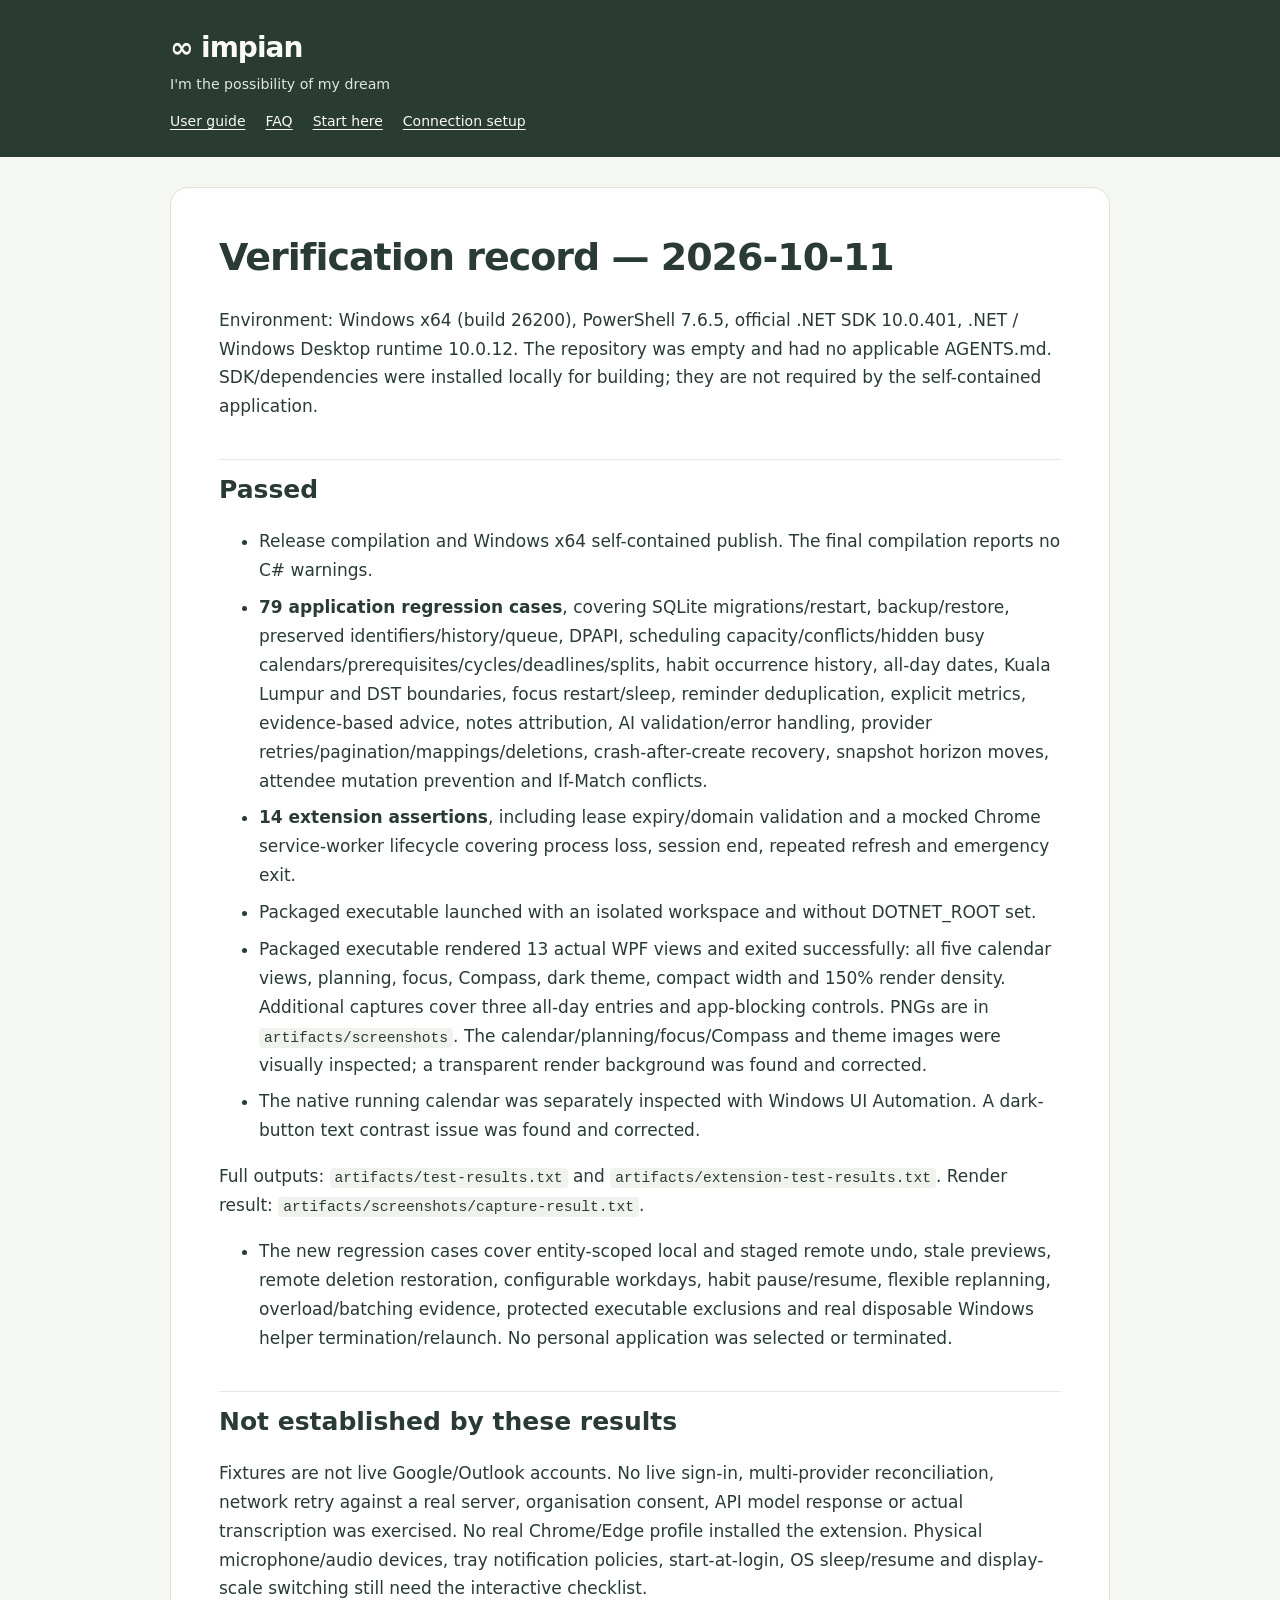
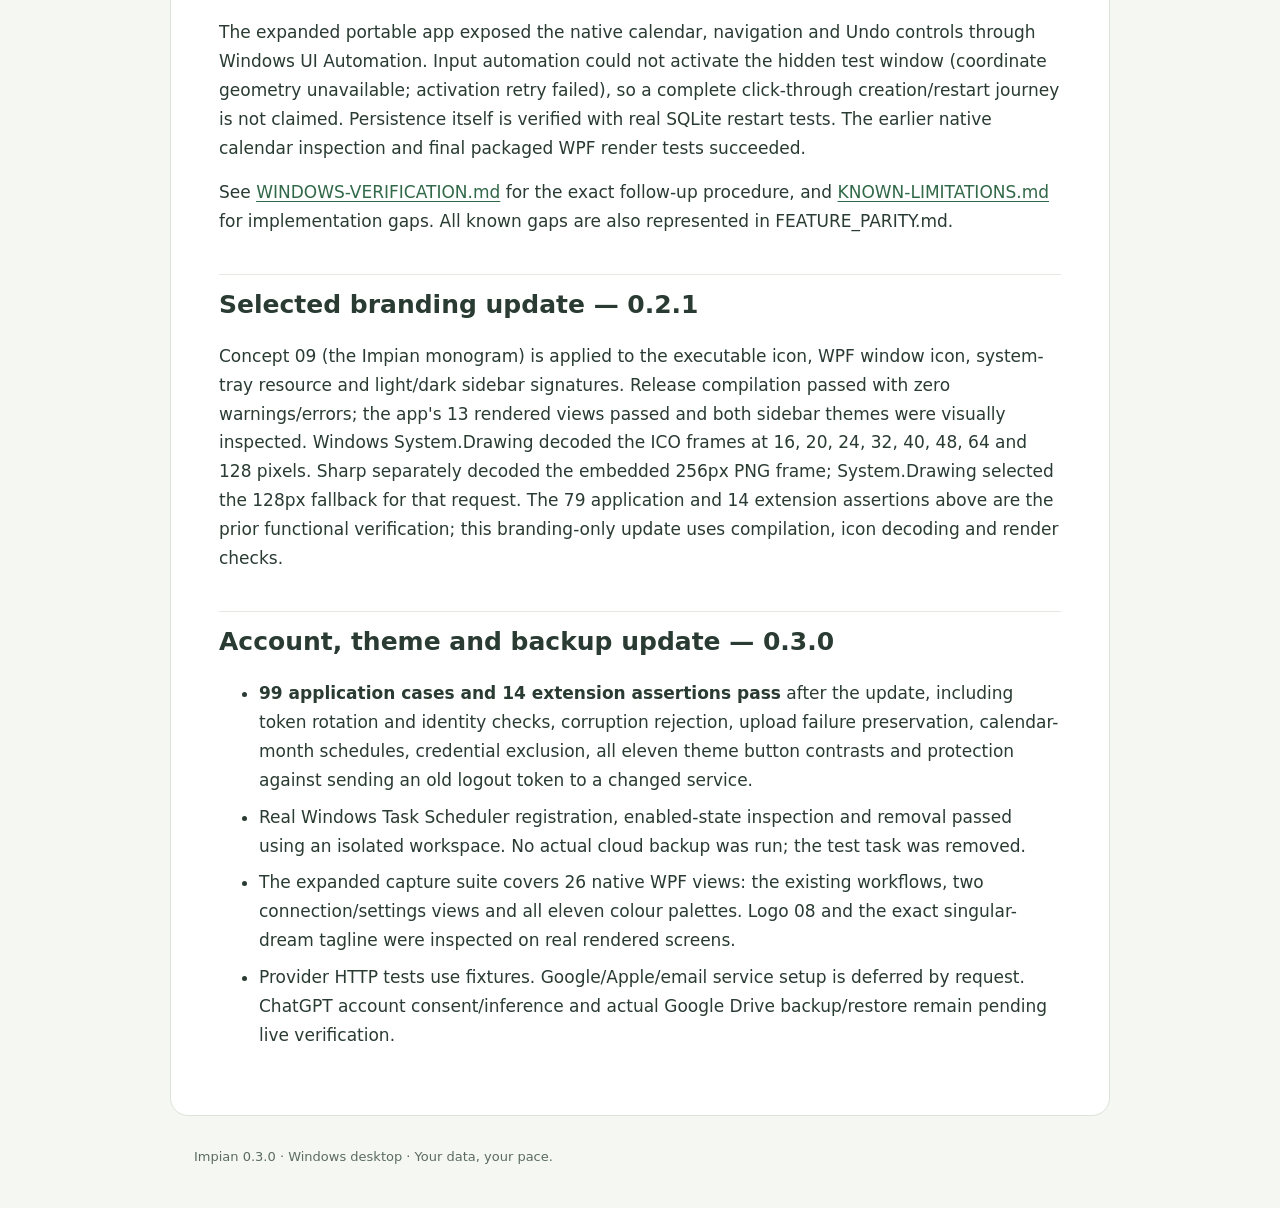
<file: docs/TEST-RESULTS.html>
<!doctype html><html lang="en"><head><meta charset="utf-8"><meta name="viewport" content="width=device-width,initial-scale=1"><title>Verification record — 2026-10-11</title><style>
  :root{color-scheme:light}*{box-sizing:border-box}body{margin:0;background:#f5f7f2;color:#293b32;font:17px/1.7 "Segoe UI",system-ui,sans-serif}header{background:#293b32;color:#fafaf8;padding:24px max(24px,calc((100vw - 940px)/2))}header strong{font-size:28px;letter-spacing:-1px}header small{display:block;color:#e0e8dc}nav{margin-top:14px;display:flex;gap:20px;flex-wrap:wrap}nav a{color:#fafaf8;font-size:14px}main{max-width:940px;margin:30px auto;background:white;padding:48px;border:1px solid #dce3d9;border-radius:18px}h1{font-size:38px;line-height:1.15;margin-top:0;letter-spacing:-1px}h2{font-size:25px;line-height:1.3;margin-top:38px;padding-top:14px;border-top:1px solid #e4e9e1}h3{font-size:20px}a{color:#316847;text-underline-offset:3px}li{margin:8px 0}p{margin:15px 0}code{font-size:.86em;background:#f0f3ed;padding:2px 5px;border-radius:4px;overflow-wrap:anywhere}pre{padding:16px;background:#f0f3ed;border-radius:8px;overflow:auto}pre code{padding:0}table{border-collapse:collapse;display:block;overflow:auto;font-size:14px}td,th{border:1px solid #dce3d9;padding:10px;min-width:140px;text-align:left}th{background:#eef2ea}img{max-width:100%;height:auto}blockquote{border-left:4px solid #b99450;padding-left:18px;margin-left:0}footer{max-width:940px;margin:0 auto 40px;padding:0 24px;font-size:13px;color:#5b6b61}@media(max-width:650px){main{margin:14px;padding:25px}h1{font-size:30px}body{font-size:16px}}@media print{body,main{background:white}header,nav,footer{display:none}main{border:0;padding:0;max-width:none}h2{break-after:avoid}a{color:inherit}}
  </style></head><body><header><strong>∞ impian</strong><small>I'm the possibility of my dream</small><nav><a href="USER-GUIDE.html">User guide</a><a href="FAQ.html">FAQ</a><a href="START-HERE.html">Start here</a><a href="CONNECTION-SETUP.html">Connection setup</a></nav></header><main><h1>Verification record — 2026-10-11</h1>
<p>Environment: Windows x64 (build 26200), PowerShell 7.6.5, official .NET SDK 10.0.401, .NET / Windows Desktop runtime 10.0.12. The repository was empty and had no applicable AGENTS.md. SDK/dependencies were installed locally for building; they are not required by the self-contained application.</p>
<h2>Passed</h2>
<ul>
<li>Release compilation and Windows x64 self-contained publish. The final compilation reports no C# warnings.</li>
<li><strong>79 application regression cases</strong>, covering SQLite migrations/restart, backup/restore, preserved identifiers/history/queue, DPAPI, scheduling capacity/conflicts/hidden busy calendars/prerequisites/cycles/deadlines/splits, habit occurrence history, all-day dates, Kuala Lumpur and DST boundaries, focus restart/sleep, reminder deduplication, explicit metrics, evidence-based advice, notes attribution, AI validation/error handling, provider retries/pagination/mappings/deletions, crash-after-create recovery, snapshot horizon moves, attendee mutation prevention and If-Match conflicts.</li>
<li><strong>14 extension assertions</strong>, including lease expiry/domain validation and a mocked Chrome service-worker lifecycle covering process loss, session end, repeated refresh and emergency exit.</li>
<li>Packaged executable launched with an isolated workspace and without DOTNET_ROOT set.</li>
<li>Packaged executable rendered 13 actual WPF views and exited successfully: all five calendar views, planning, focus, Compass, dark theme, compact width and 150% render density. Additional captures cover three all-day entries and app-blocking controls. PNGs are in <code>artifacts/screenshots</code>. The calendar/planning/focus/Compass and theme images were visually inspected; a transparent render background was found and corrected.</li>
<li>The native running calendar was separately inspected with Windows UI Automation. A dark-button text contrast issue was found and corrected.</li>
</ul>
<p>Full outputs: <code>artifacts/test-results.txt</code> and <code>artifacts/extension-test-results.txt</code>. Render result: <code>artifacts/screenshots/capture-result.txt</code>.</p>
<ul>
<li>The new regression cases cover entity-scoped local and staged remote undo, stale previews, remote deletion restoration, configurable workdays, habit pause/resume, flexible replanning, overload/batching evidence, protected executable exclusions and real disposable Windows helper termination/relaunch. No personal application was selected or terminated.</li>
</ul>
<h2>Not established by these results</h2>
<p>Fixtures are not live Google/Outlook accounts. No live sign-in, multi-provider reconciliation, network retry against a real server, organisation consent, API model response or actual transcription was exercised. No real Chrome/Edge profile installed the extension. Physical microphone/audio devices, tray notification policies, start-at-login, OS sleep/resume and display-scale switching still need the interactive checklist.</p>
<p>The expanded portable app exposed the native calendar, navigation and Undo controls through Windows UI Automation. Input automation could not activate the hidden test window (coordinate geometry unavailable; activation retry failed), so a complete click-through creation/restart journey is not claimed. Persistence itself is verified with real SQLite restart tests. The earlier native calendar inspection and final packaged WPF render tests succeeded.</p>
<p>See <a href="WINDOWS-VERIFICATION.html">WINDOWS-VERIFICATION.md</a> for the exact follow-up procedure, and <a href="KNOWN-LIMITATIONS.html">KNOWN-LIMITATIONS.md</a> for implementation gaps. All known gaps are also represented in FEATURE_PARITY.md.</p>
<h2>Selected branding update — 0.2.1</h2>
<p>Concept 09 (the Impian monogram) is applied to the executable icon, WPF window icon, system-tray resource and light/dark sidebar signatures. Release compilation passed with zero warnings/errors; the app&#39;s 13 rendered views passed and both sidebar themes were visually inspected. Windows System.Drawing decoded the ICO frames at 16, 20, 24, 32, 40, 48, 64 and 128 pixels. Sharp separately decoded the embedded 256px PNG frame; System.Drawing selected the 128px fallback for that request. The 79 application and 14 extension assertions above are the prior functional verification; this branding-only update uses compilation, icon decoding and render checks.</p>
<h2>Account, theme and backup update — 0.3.0</h2>
<ul>
<li><strong>99 application cases and 14 extension assertions pass</strong> after the update, including token rotation and identity checks, corruption rejection, upload failure preservation, calendar-month schedules, credential exclusion, all eleven theme button contrasts and protection against sending an old logout token to a changed service.</li>
<li>Real Windows Task Scheduler registration, enabled-state inspection and removal passed using an isolated workspace. No actual cloud backup was run; the test task was removed.</li>
<li>The expanded capture suite covers 26 native WPF views: the existing workflows, two connection/settings views and all eleven colour palettes. Logo 08 and the exact singular-dream tagline were inspected on real rendered screens.</li>
<li>Provider HTTP tests use fixtures. Google/Apple/email service setup is deferred by request. ChatGPT account consent/inference and actual Google Drive backup/restore remain pending live verification.</li>
</ul>
</main><footer>Impian 0.3.0 · Windows desktop · Your data, your pace.</footer></body></html>
</file>
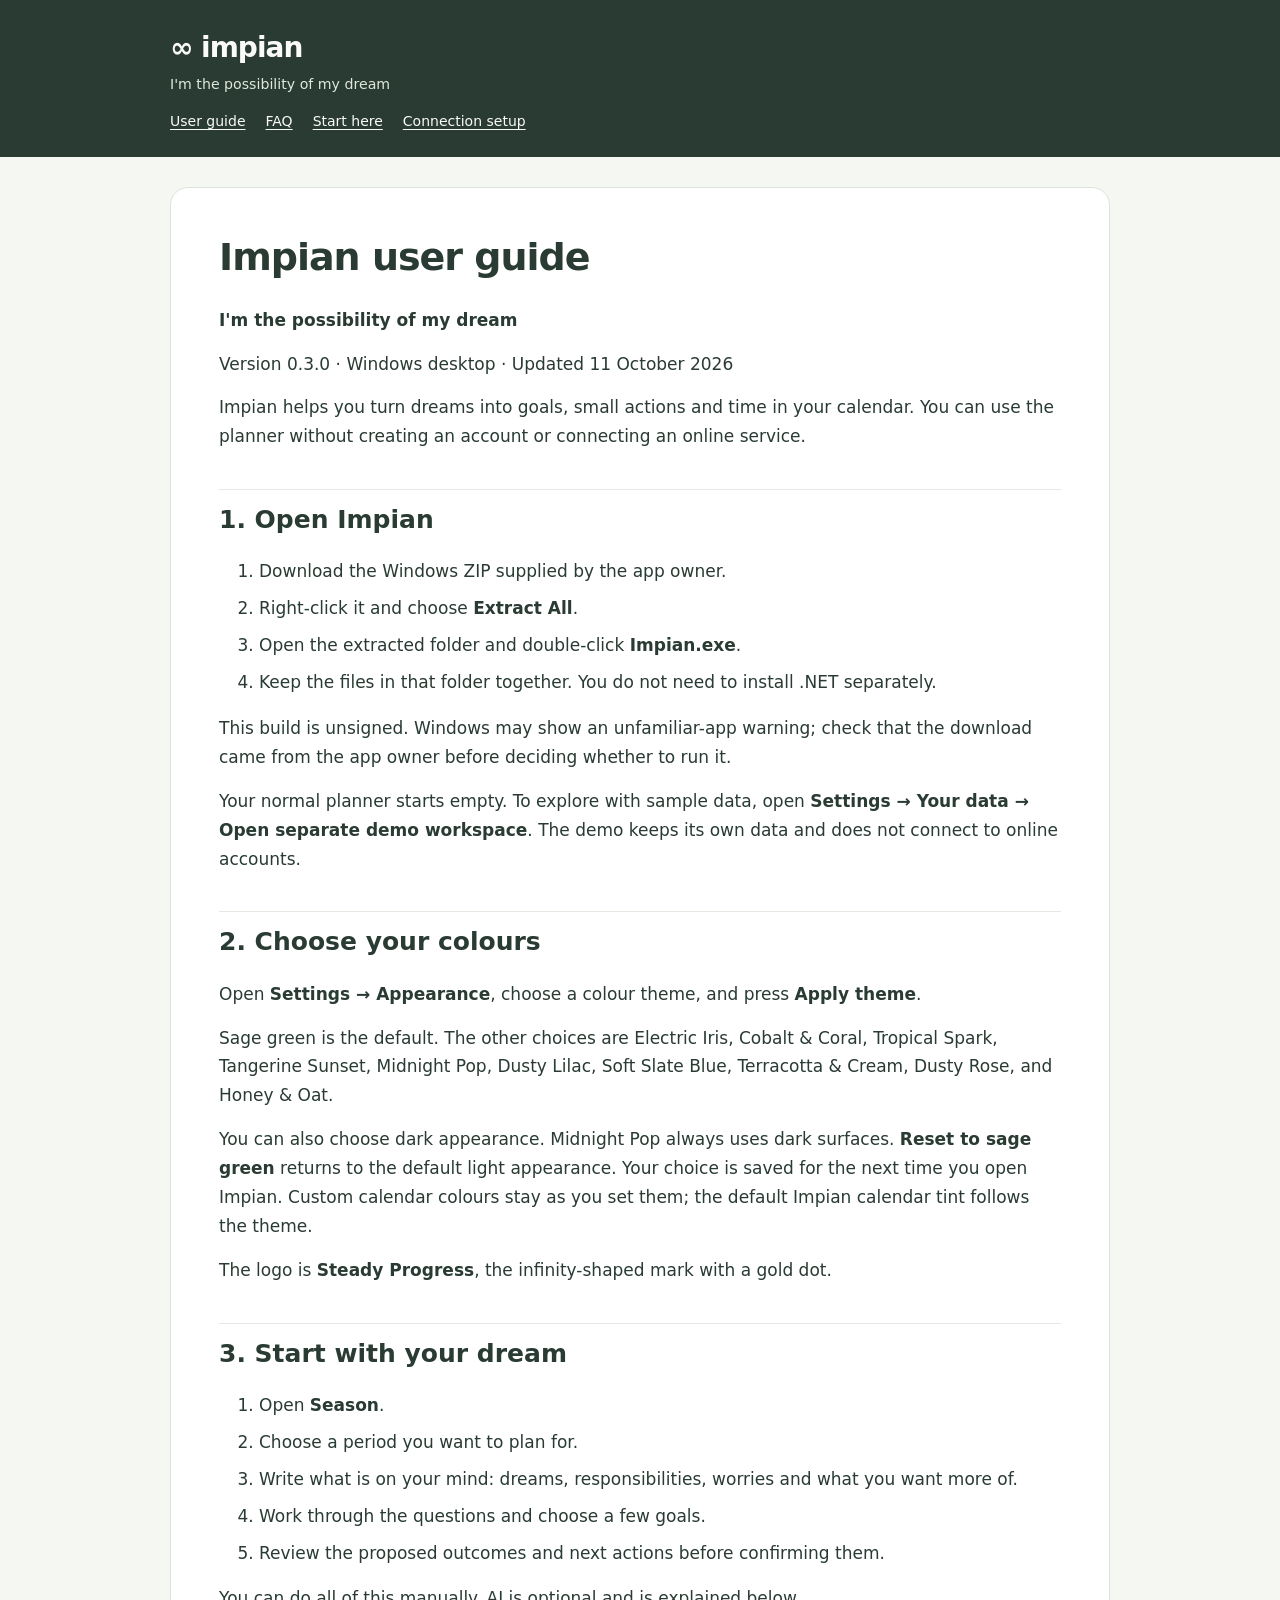
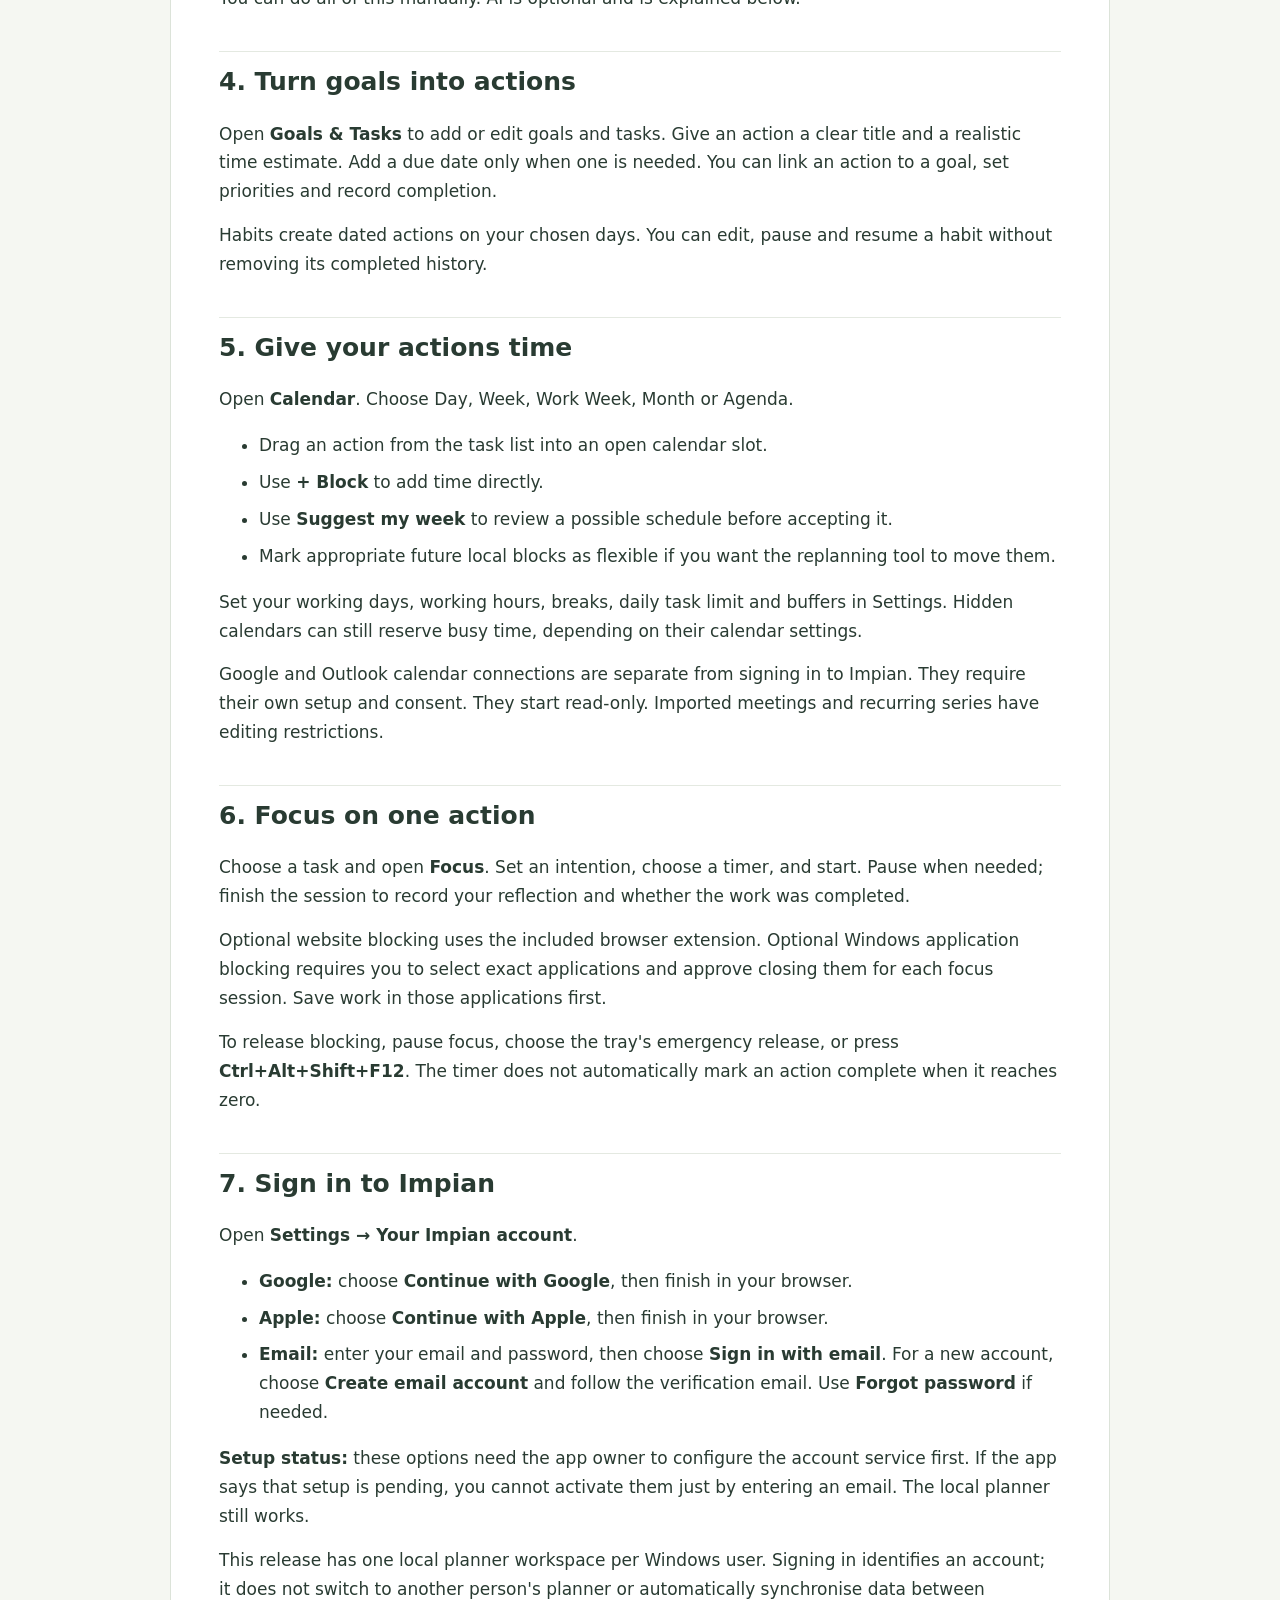
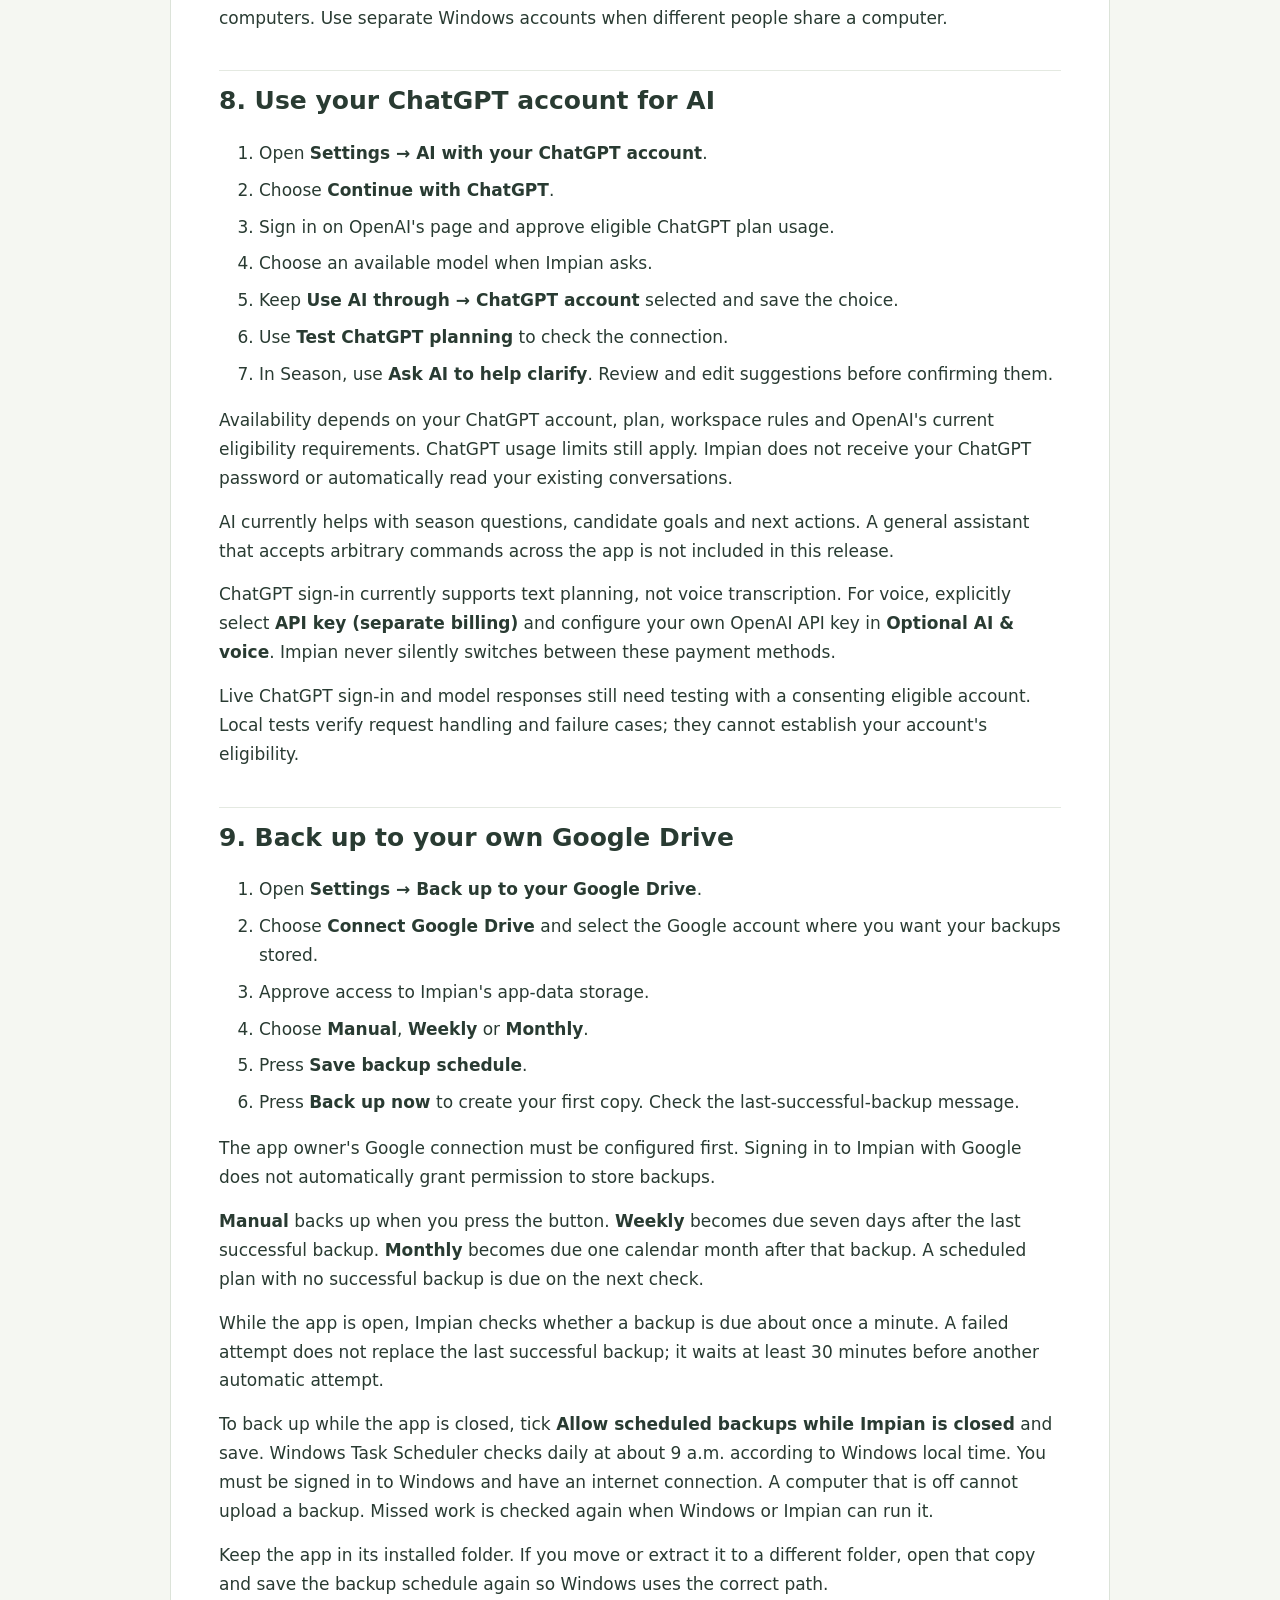
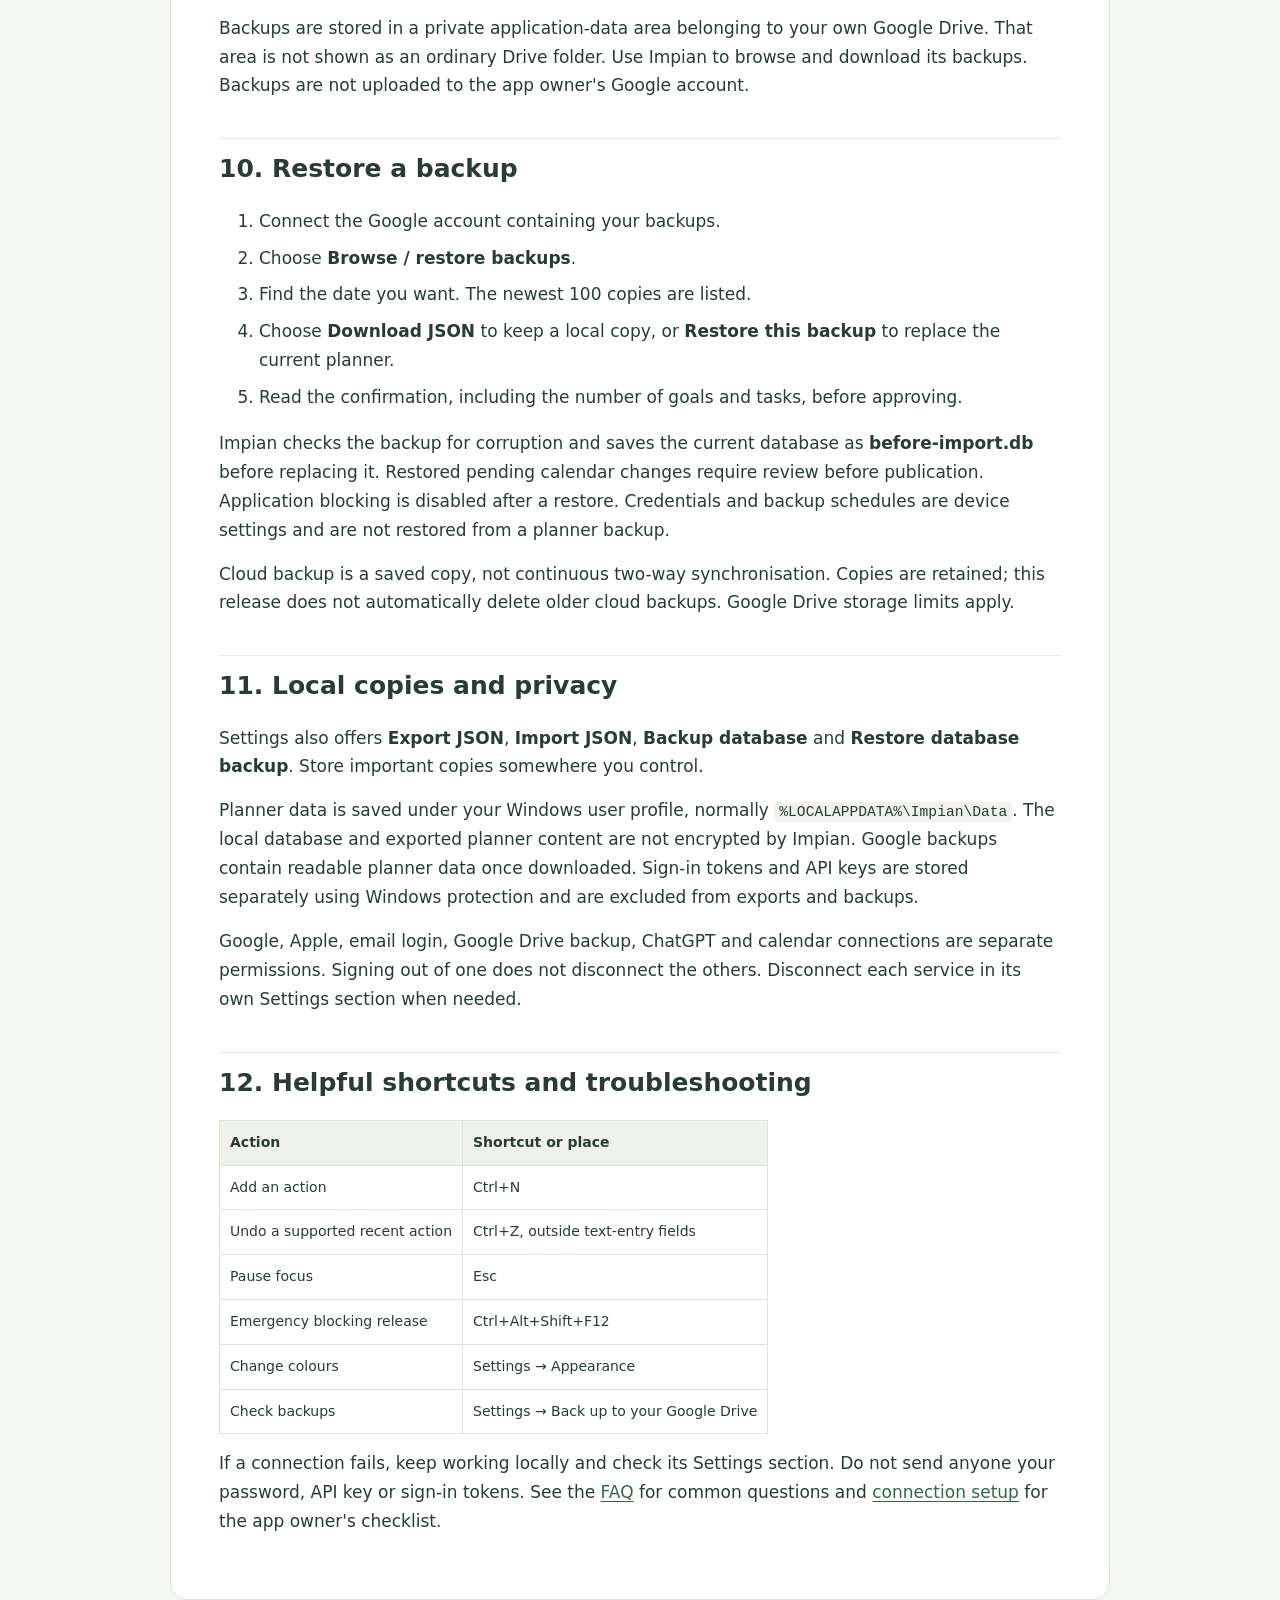
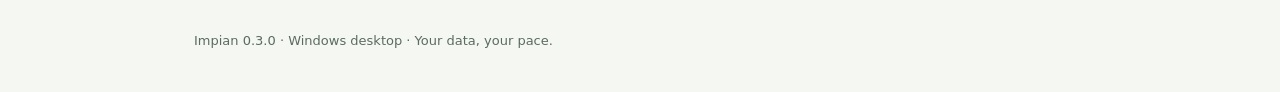
<file: docs/USER-GUIDE.html>
<!doctype html><html lang="en"><head><meta charset="utf-8"><meta name="viewport" content="width=device-width,initial-scale=1"><title>Impian user guide</title><style>
  :root{color-scheme:light}*{box-sizing:border-box}body{margin:0;background:#f5f7f2;color:#293b32;font:17px/1.7 "Segoe UI",system-ui,sans-serif}header{background:#293b32;color:#fafaf8;padding:24px max(24px,calc((100vw - 940px)/2))}header strong{font-size:28px;letter-spacing:-1px}header small{display:block;color:#e0e8dc}nav{margin-top:14px;display:flex;gap:20px;flex-wrap:wrap}nav a{color:#fafaf8;font-size:14px}main{max-width:940px;margin:30px auto;background:white;padding:48px;border:1px solid #dce3d9;border-radius:18px}h1{font-size:38px;line-height:1.15;margin-top:0;letter-spacing:-1px}h2{font-size:25px;line-height:1.3;margin-top:38px;padding-top:14px;border-top:1px solid #e4e9e1}h3{font-size:20px}a{color:#316847;text-underline-offset:3px}li{margin:8px 0}p{margin:15px 0}code{font-size:.86em;background:#f0f3ed;padding:2px 5px;border-radius:4px;overflow-wrap:anywhere}pre{padding:16px;background:#f0f3ed;border-radius:8px;overflow:auto}pre code{padding:0}table{border-collapse:collapse;display:block;overflow:auto;font-size:14px}td,th{border:1px solid #dce3d9;padding:10px;min-width:140px;text-align:left}th{background:#eef2ea}img{max-width:100%;height:auto}blockquote{border-left:4px solid #b99450;padding-left:18px;margin-left:0}footer{max-width:940px;margin:0 auto 40px;padding:0 24px;font-size:13px;color:#5b6b61}@media(max-width:650px){main{margin:14px;padding:25px}h1{font-size:30px}body{font-size:16px}}@media print{body,main{background:white}header,nav,footer{display:none}main{border:0;padding:0;max-width:none}h2{break-after:avoid}a{color:inherit}}
  </style></head><body><header><strong>∞ impian</strong><small>I'm the possibility of my dream</small><nav><a href="USER-GUIDE.html">User guide</a><a href="FAQ.html">FAQ</a><a href="START-HERE.html">Start here</a><a href="CONNECTION-SETUP.html">Connection setup</a></nav></header><main><h1>Impian user guide</h1>
<p><strong>I&#39;m the possibility of my dream</strong></p>
<p>Version 0.3.0 · Windows desktop · Updated 11 October 2026</p>
<p>Impian helps you turn dreams into goals, small actions and time in your calendar. You can use the planner without creating an account or connecting an online service.</p>
<h2>1. Open Impian</h2>
<ol>
<li>Download the Windows ZIP supplied by the app owner.</li>
<li>Right-click it and choose <strong>Extract All</strong>.</li>
<li>Open the extracted folder and double-click <strong>Impian.exe</strong>.</li>
<li>Keep the files in that folder together. You do not need to install .NET separately.</li>
</ol>
<p>This build is unsigned. Windows may show an unfamiliar-app warning; check that the download came from the app owner before deciding whether to run it.</p>
<p>Your normal planner starts empty. To explore with sample data, open <strong>Settings → Your data → Open separate demo workspace</strong>. The demo keeps its own data and does not connect to online accounts.</p>
<h2>2. Choose your colours</h2>
<p>Open <strong>Settings → Appearance</strong>, choose a colour theme, and press <strong>Apply theme</strong>.</p>
<p>Sage green is the default. The other choices are Electric Iris, Cobalt &amp; Coral, Tropical Spark, Tangerine Sunset, Midnight Pop, Dusty Lilac, Soft Slate Blue, Terracotta &amp; Cream, Dusty Rose, and Honey &amp; Oat.</p>
<p>You can also choose dark appearance. Midnight Pop always uses dark surfaces. <strong>Reset to sage green</strong> returns to the default light appearance. Your choice is saved for the next time you open Impian. Custom calendar colours stay as you set them; the default Impian calendar tint follows the theme.</p>
<p>The logo is <strong>Steady Progress</strong>, the infinity-shaped mark with a gold dot.</p>
<h2>3. Start with your dream</h2>
<ol>
<li>Open <strong>Season</strong>.</li>
<li>Choose a period you want to plan for.</li>
<li>Write what is on your mind: dreams, responsibilities, worries and what you want more of.</li>
<li>Work through the questions and choose a few goals.</li>
<li>Review the proposed outcomes and next actions before confirming them.</li>
</ol>
<p>You can do all of this manually. AI is optional and is explained below.</p>
<h2>4. Turn goals into actions</h2>
<p>Open <strong>Goals &amp; Tasks</strong> to add or edit goals and tasks. Give an action a clear title and a realistic time estimate. Add a due date only when one is needed. You can link an action to a goal, set priorities and record completion.</p>
<p>Habits create dated actions on your chosen days. You can edit, pause and resume a habit without removing its completed history.</p>
<h2>5. Give your actions time</h2>
<p>Open <strong>Calendar</strong>. Choose Day, Week, Work Week, Month or Agenda.</p>
<ul>
<li>Drag an action from the task list into an open calendar slot.</li>
<li>Use <strong>+ Block</strong> to add time directly.</li>
<li>Use <strong>Suggest my week</strong> to review a possible schedule before accepting it.</li>
<li>Mark appropriate future local blocks as flexible if you want the replanning tool to move them.</li>
</ul>
<p>Set your working days, working hours, breaks, daily task limit and buffers in Settings. Hidden calendars can still reserve busy time, depending on their calendar settings.</p>
<p>Google and Outlook calendar connections are separate from signing in to Impian. They require their own setup and consent. They start read-only. Imported meetings and recurring series have editing restrictions.</p>
<h2>6. Focus on one action</h2>
<p>Choose a task and open <strong>Focus</strong>. Set an intention, choose a timer, and start. Pause when needed; finish the session to record your reflection and whether the work was completed.</p>
<p>Optional website blocking uses the included browser extension. Optional Windows application blocking requires you to select exact applications and approve closing them for each focus session. Save work in those applications first.</p>
<p>To release blocking, pause focus, choose the tray&#39;s emergency release, or press <strong>Ctrl+Alt+Shift+F12</strong>. The timer does not automatically mark an action complete when it reaches zero.</p>
<h2>7. Sign in to Impian</h2>
<p>Open <strong>Settings → Your Impian account</strong>.</p>
<ul>
<li><strong>Google:</strong> choose <strong>Continue with Google</strong>, then finish in your browser.</li>
<li><strong>Apple:</strong> choose <strong>Continue with Apple</strong>, then finish in your browser.</li>
<li><strong>Email:</strong> enter your email and password, then choose <strong>Sign in with email</strong>. For a new account, choose <strong>Create email account</strong> and follow the verification email. Use <strong>Forgot password</strong> if needed.</li>
</ul>
<p><strong>Setup status:</strong> these options need the app owner to configure the account service first. If the app says that setup is pending, you cannot activate them just by entering an email. The local planner still works.</p>
<p>This release has one local planner workspace per Windows user. Signing in identifies an account; it does not switch to another person&#39;s planner or automatically synchronise data between computers. Use separate Windows accounts when different people share a computer.</p>
<h2>8. Use your ChatGPT account for AI</h2>
<ol>
<li>Open <strong>Settings → AI with your ChatGPT account</strong>.</li>
<li>Choose <strong>Continue with ChatGPT</strong>.</li>
<li>Sign in on OpenAI&#39;s page and approve eligible ChatGPT plan usage.</li>
<li>Choose an available model when Impian asks.</li>
<li>Keep <strong>Use AI through → ChatGPT account</strong> selected and save the choice.</li>
<li>Use <strong>Test ChatGPT planning</strong> to check the connection.</li>
<li>In Season, use <strong>Ask AI to help clarify</strong>. Review and edit suggestions before confirming them.</li>
</ol>
<p>Availability depends on your ChatGPT account, plan, workspace rules and OpenAI&#39;s current eligibility requirements. ChatGPT usage limits still apply. Impian does not receive your ChatGPT password or automatically read your existing conversations.</p>
<p>AI currently helps with season questions, candidate goals and next actions. A general assistant that accepts arbitrary commands across the app is not included in this release.</p>
<p>ChatGPT sign-in currently supports text planning, not voice transcription. For voice, explicitly select <strong>API key (separate billing)</strong> and configure your own OpenAI API key in <strong>Optional AI &amp; voice</strong>. Impian never silently switches between these payment methods.</p>
<p>Live ChatGPT sign-in and model responses still need testing with a consenting eligible account. Local tests verify request handling and failure cases; they cannot establish your account&#39;s eligibility.</p>
<h2>9. Back up to your own Google Drive</h2>
<ol>
<li>Open <strong>Settings → Back up to your Google Drive</strong>.</li>
<li>Choose <strong>Connect Google Drive</strong> and select the Google account where you want your backups stored.</li>
<li>Approve access to Impian&#39;s app-data storage.</li>
<li>Choose <strong>Manual</strong>, <strong>Weekly</strong> or <strong>Monthly</strong>.</li>
<li>Press <strong>Save backup schedule</strong>.</li>
<li>Press <strong>Back up now</strong> to create your first copy. Check the last-successful-backup message.</li>
</ol>
<p>The app owner&#39;s Google connection must be configured first. Signing in to Impian with Google does not automatically grant permission to store backups.</p>
<p><strong>Manual</strong> backs up when you press the button. <strong>Weekly</strong> becomes due seven days after the last successful backup. <strong>Monthly</strong> becomes due one calendar month after that backup. A scheduled plan with no successful backup is due on the next check.</p>
<p>While the app is open, Impian checks whether a backup is due about once a minute. A failed attempt does not replace the last successful backup; it waits at least 30 minutes before another automatic attempt.</p>
<p>To back up while the app is closed, tick <strong>Allow scheduled backups while Impian is closed</strong> and save. Windows Task Scheduler checks daily at about 9 a.m. according to Windows local time. You must be signed in to Windows and have an internet connection. A computer that is off cannot upload a backup. Missed work is checked again when Windows or Impian can run it.</p>
<p>Keep the app in its installed folder. If you move or extract it to a different folder, open that copy and save the backup schedule again so Windows uses the correct path.</p>
<p>Backups are stored in a private application-data area belonging to your own Google Drive. That area is not shown as an ordinary Drive folder. Use Impian to browse and download its backups. Backups are not uploaded to the app owner&#39;s Google account.</p>
<h2>10. Restore a backup</h2>
<ol>
<li>Connect the Google account containing your backups.</li>
<li>Choose <strong>Browse / restore backups</strong>.</li>
<li>Find the date you want. The newest 100 copies are listed.</li>
<li>Choose <strong>Download JSON</strong> to keep a local copy, or <strong>Restore this backup</strong> to replace the current planner.</li>
<li>Read the confirmation, including the number of goals and tasks, before approving.</li>
</ol>
<p>Impian checks the backup for corruption and saves the current database as <strong>before-import.db</strong> before replacing it. Restored pending calendar changes require review before publication. Application blocking is disabled after a restore. Credentials and backup schedules are device settings and are not restored from a planner backup.</p>
<p>Cloud backup is a saved copy, not continuous two-way synchronisation. Copies are retained; this release does not automatically delete older cloud backups. Google Drive storage limits apply.</p>
<h2>11. Local copies and privacy</h2>
<p>Settings also offers <strong>Export JSON</strong>, <strong>Import JSON</strong>, <strong>Backup database</strong> and <strong>Restore database backup</strong>. Store important copies somewhere you control.</p>
<p>Planner data is saved under your Windows user profile, normally <code>%LOCALAPPDATA%\Impian\Data</code>. The local database and exported planner content are not encrypted by Impian. Google backups contain readable planner data once downloaded. Sign-in tokens and API keys are stored separately using Windows protection and are excluded from exports and backups.</p>
<p>Google, Apple, email login, Google Drive backup, ChatGPT and calendar connections are separate permissions. Signing out of one does not disconnect the others. Disconnect each service in its own Settings section when needed.</p>
<h2>12. Helpful shortcuts and troubleshooting</h2>
<table>
<thead>
<tr>
<th>Action</th>
<th>Shortcut or place</th>
</tr>
</thead>
<tbody><tr>
<td>Add an action</td>
<td>Ctrl+N</td>
</tr>
<tr>
<td>Undo a supported recent action</td>
<td>Ctrl+Z, outside text-entry fields</td>
</tr>
<tr>
<td>Pause focus</td>
<td>Esc</td>
</tr>
<tr>
<td>Emergency blocking release</td>
<td>Ctrl+Alt+Shift+F12</td>
</tr>
<tr>
<td>Change colours</td>
<td>Settings → Appearance</td>
</tr>
<tr>
<td>Check backups</td>
<td>Settings → Back up to your Google Drive</td>
</tr>
</tbody></table>
<p>If a connection fails, keep working locally and check its Settings section. Do not send anyone your password, API key or sign-in tokens. See the <a href="FAQ.html">FAQ</a> for common questions and <a href="CONNECTION-SETUP.html">connection setup</a> for the app owner&#39;s checklist.</p>
</main><footer>Impian 0.3.0 · Windows desktop · Your data, your pace.</footer></body></html>
</file>
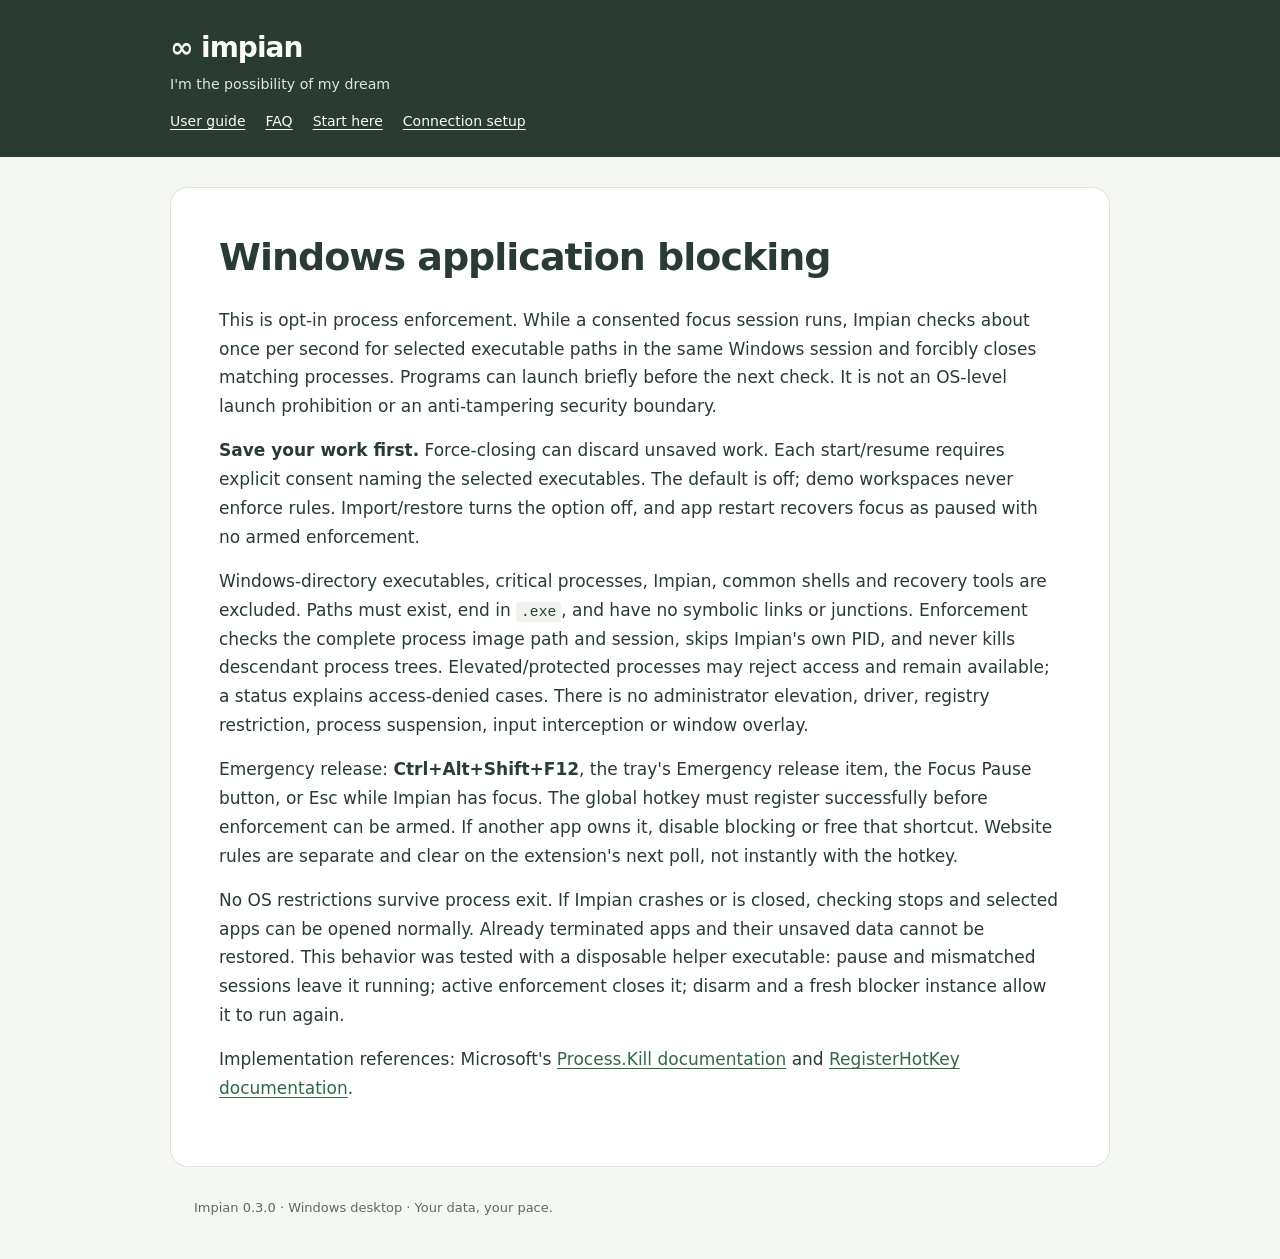
<file: docs/WINDOWS-BLOCKING.html>
<!doctype html><html lang="en"><head><meta charset="utf-8"><meta name="viewport" content="width=device-width,initial-scale=1"><title>Windows application blocking</title><style>
  :root{color-scheme:light}*{box-sizing:border-box}body{margin:0;background:#f5f7f2;color:#293b32;font:17px/1.7 "Segoe UI",system-ui,sans-serif}header{background:#293b32;color:#fafaf8;padding:24px max(24px,calc((100vw - 940px)/2))}header strong{font-size:28px;letter-spacing:-1px}header small{display:block;color:#e0e8dc}nav{margin-top:14px;display:flex;gap:20px;flex-wrap:wrap}nav a{color:#fafaf8;font-size:14px}main{max-width:940px;margin:30px auto;background:white;padding:48px;border:1px solid #dce3d9;border-radius:18px}h1{font-size:38px;line-height:1.15;margin-top:0;letter-spacing:-1px}h2{font-size:25px;line-height:1.3;margin-top:38px;padding-top:14px;border-top:1px solid #e4e9e1}h3{font-size:20px}a{color:#316847;text-underline-offset:3px}li{margin:8px 0}p{margin:15px 0}code{font-size:.86em;background:#f0f3ed;padding:2px 5px;border-radius:4px;overflow-wrap:anywhere}pre{padding:16px;background:#f0f3ed;border-radius:8px;overflow:auto}pre code{padding:0}table{border-collapse:collapse;display:block;overflow:auto;font-size:14px}td,th{border:1px solid #dce3d9;padding:10px;min-width:140px;text-align:left}th{background:#eef2ea}img{max-width:100%;height:auto}blockquote{border-left:4px solid #b99450;padding-left:18px;margin-left:0}footer{max-width:940px;margin:0 auto 40px;padding:0 24px;font-size:13px;color:#5b6b61}@media(max-width:650px){main{margin:14px;padding:25px}h1{font-size:30px}body{font-size:16px}}@media print{body,main{background:white}header,nav,footer{display:none}main{border:0;padding:0;max-width:none}h2{break-after:avoid}a{color:inherit}}
  </style></head><body><header><strong>∞ impian</strong><small>I'm the possibility of my dream</small><nav><a href="USER-GUIDE.html">User guide</a><a href="FAQ.html">FAQ</a><a href="START-HERE.html">Start here</a><a href="CONNECTION-SETUP.html">Connection setup</a></nav></header><main><h1>Windows application blocking</h1>
<p>This is opt-in process enforcement. While a consented focus session runs, Impian checks about once per second for selected executable paths in the same Windows session and forcibly closes matching processes. Programs can launch briefly before the next check. It is not an OS-level launch prohibition or an anti-tampering security boundary.</p>
<p><strong>Save your work first.</strong> Force-closing can discard unsaved work. Each start/resume requires explicit consent naming the selected executables. The default is off; demo workspaces never enforce rules. Import/restore turns the option off, and app restart recovers focus as paused with no armed enforcement.</p>
<p>Windows-directory executables, critical processes, Impian, common shells and recovery tools are excluded. Paths must exist, end in <code>.exe</code>, and have no symbolic links or junctions. Enforcement checks the complete process image path and session, skips Impian&#39;s own PID, and never kills descendant process trees. Elevated/protected processes may reject access and remain available; a status explains access-denied cases. There is no administrator elevation, driver, registry restriction, process suspension, input interception or window overlay.</p>
<p>Emergency release: <strong>Ctrl+Alt+Shift+F12</strong>, the tray&#39;s Emergency release item, the Focus Pause button, or Esc while Impian has focus. The global hotkey must register successfully before enforcement can be armed. If another app owns it, disable blocking or free that shortcut. Website rules are separate and clear on the extension&#39;s next poll, not instantly with the hotkey.</p>
<p>No OS restrictions survive process exit. If Impian crashes or is closed, checking stops and selected apps can be opened normally. Already terminated apps and their unsaved data cannot be restored. This behavior was tested with a disposable helper executable: pause and mismatched sessions leave it running; active enforcement closes it; disarm and a fresh blocker instance allow it to run again.</p>
<p>Implementation references: Microsoft&#39;s <a href="https://learn.microsoft.com/en-us/dotnet/api/system.diagnostics.process.kill?view=net-10.0">Process.Kill documentation</a> and <a href="https://learn.microsoft.com/en-us/windows/win32/api/winuser/nf-winuser-registerhotkey">RegisterHotKey documentation</a>.</p>
</main><footer>Impian 0.3.0 · Windows desktop · Your data, your pace.</footer></body></html>
</file>
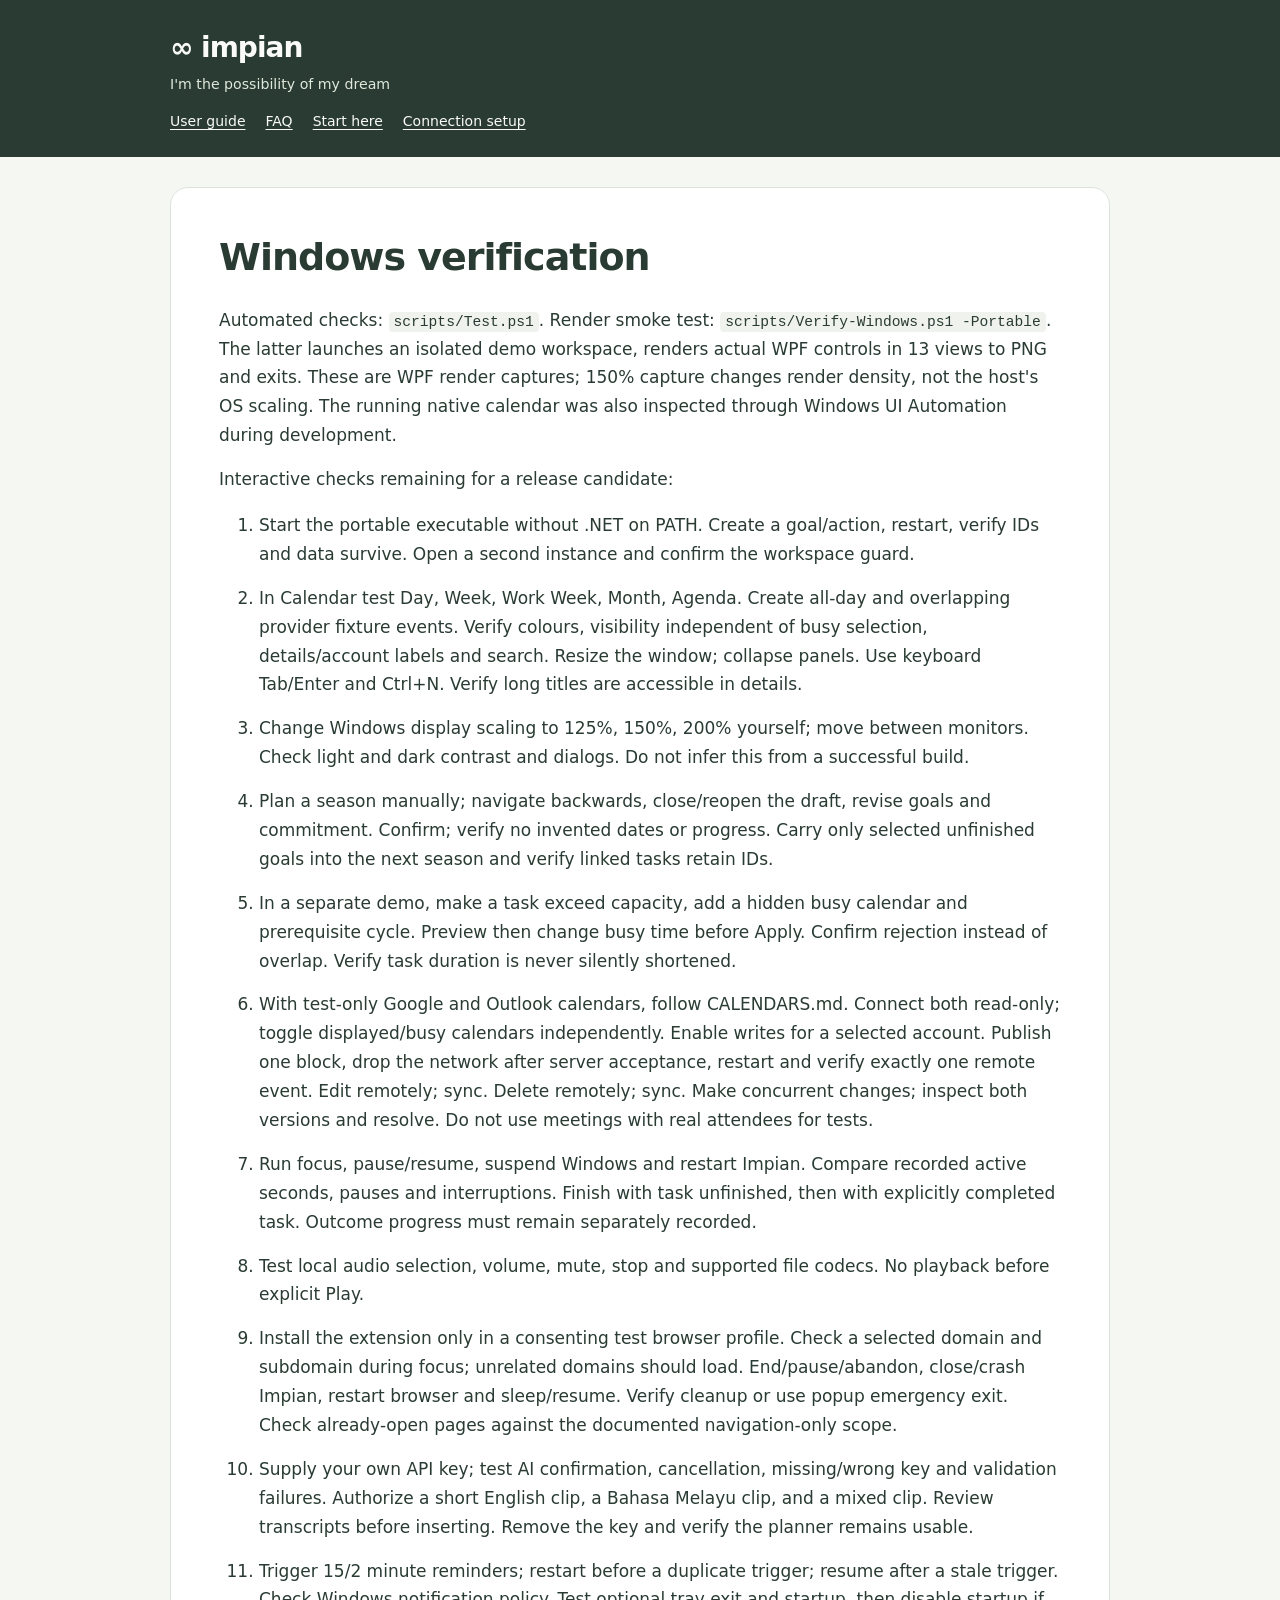
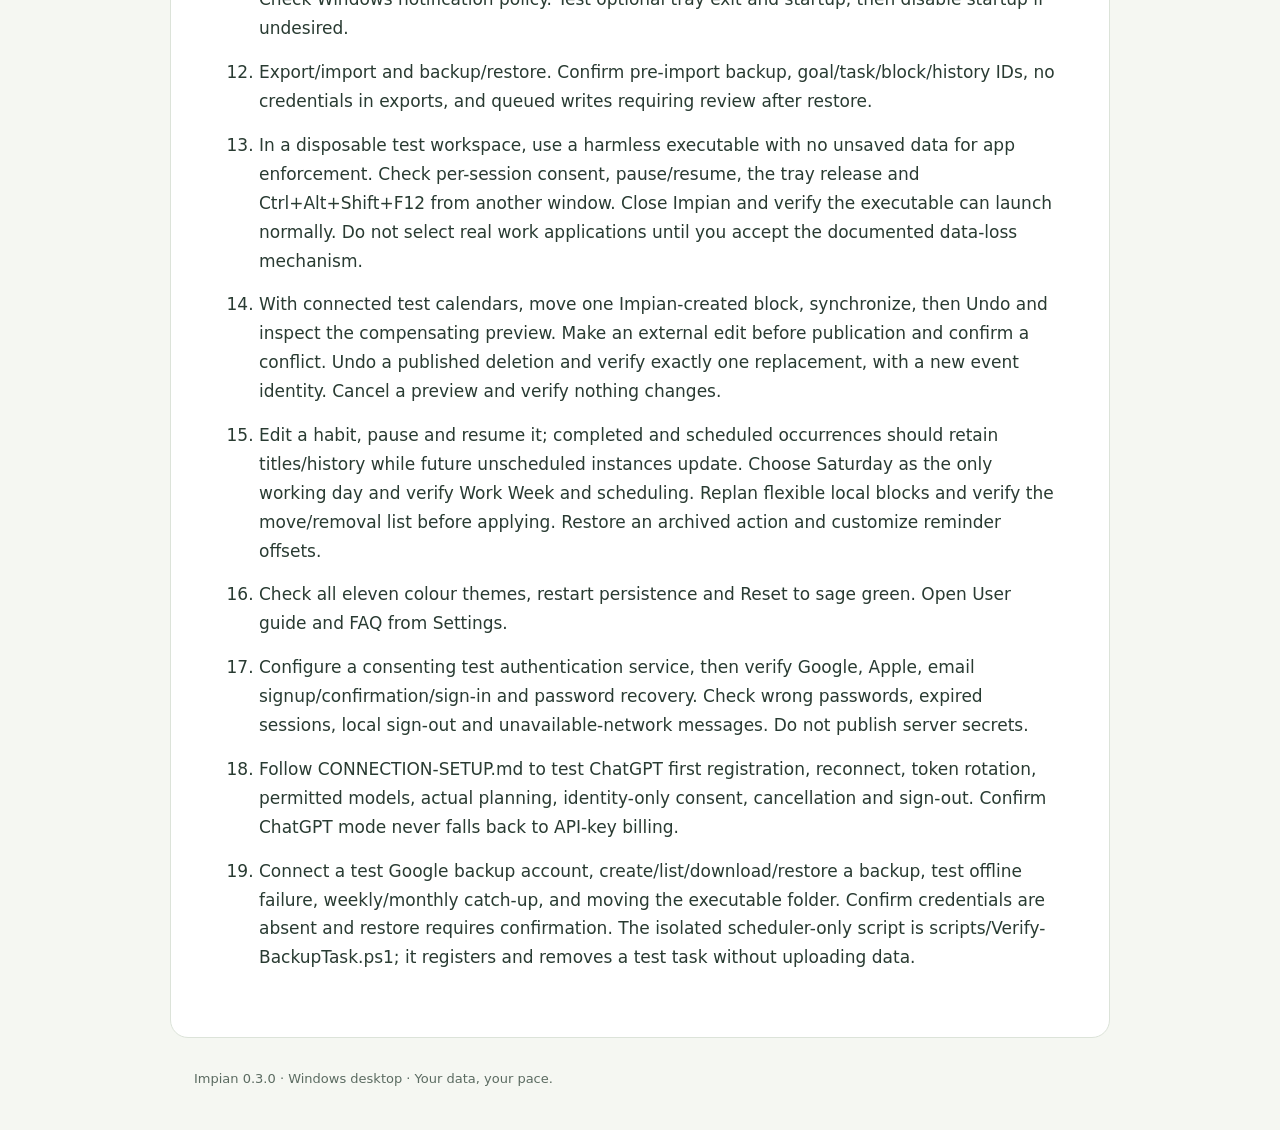
<file: docs/WINDOWS-VERIFICATION.html>
<!doctype html><html lang="en"><head><meta charset="utf-8"><meta name="viewport" content="width=device-width,initial-scale=1"><title>Windows verification</title><style>
  :root{color-scheme:light}*{box-sizing:border-box}body{margin:0;background:#f5f7f2;color:#293b32;font:17px/1.7 "Segoe UI",system-ui,sans-serif}header{background:#293b32;color:#fafaf8;padding:24px max(24px,calc((100vw - 940px)/2))}header strong{font-size:28px;letter-spacing:-1px}header small{display:block;color:#e0e8dc}nav{margin-top:14px;display:flex;gap:20px;flex-wrap:wrap}nav a{color:#fafaf8;font-size:14px}main{max-width:940px;margin:30px auto;background:white;padding:48px;border:1px solid #dce3d9;border-radius:18px}h1{font-size:38px;line-height:1.15;margin-top:0;letter-spacing:-1px}h2{font-size:25px;line-height:1.3;margin-top:38px;padding-top:14px;border-top:1px solid #e4e9e1}h3{font-size:20px}a{color:#316847;text-underline-offset:3px}li{margin:8px 0}p{margin:15px 0}code{font-size:.86em;background:#f0f3ed;padding:2px 5px;border-radius:4px;overflow-wrap:anywhere}pre{padding:16px;background:#f0f3ed;border-radius:8px;overflow:auto}pre code{padding:0}table{border-collapse:collapse;display:block;overflow:auto;font-size:14px}td,th{border:1px solid #dce3d9;padding:10px;min-width:140px;text-align:left}th{background:#eef2ea}img{max-width:100%;height:auto}blockquote{border-left:4px solid #b99450;padding-left:18px;margin-left:0}footer{max-width:940px;margin:0 auto 40px;padding:0 24px;font-size:13px;color:#5b6b61}@media(max-width:650px){main{margin:14px;padding:25px}h1{font-size:30px}body{font-size:16px}}@media print{body,main{background:white}header,nav,footer{display:none}main{border:0;padding:0;max-width:none}h2{break-after:avoid}a{color:inherit}}
  </style></head><body><header><strong>∞ impian</strong><small>I'm the possibility of my dream</small><nav><a href="USER-GUIDE.html">User guide</a><a href="FAQ.html">FAQ</a><a href="START-HERE.html">Start here</a><a href="CONNECTION-SETUP.html">Connection setup</a></nav></header><main><h1>Windows verification</h1>
<p>Automated checks: <code>scripts/Test.ps1</code>. Render smoke test: <code>scripts/Verify-Windows.ps1 -Portable</code>. The latter launches an isolated demo workspace, renders actual WPF controls in 13 views to PNG and exits. These are WPF render captures; 150% capture changes render density, not the host&#39;s OS scaling. The running native calendar was also inspected through Windows UI Automation during development.</p>
<p>Interactive checks remaining for a release candidate:</p>
<ol>
<li><p>Start the portable executable without .NET on PATH. Create a goal/action, restart, verify IDs and data survive. Open a second instance and confirm the workspace guard.</p>
</li>
<li><p>In Calendar test Day, Week, Work Week, Month, Agenda. Create all-day and overlapping provider fixture events. Verify colours, visibility independent of busy selection, details/account labels and search. Resize the window; collapse panels. Use keyboard Tab/Enter and Ctrl+N. Verify long titles are accessible in details.</p>
</li>
<li><p>Change Windows display scaling to 125%, 150%, 200% yourself; move between monitors. Check light and dark contrast and dialogs. Do not infer this from a successful build.</p>
</li>
<li><p>Plan a season manually; navigate backwards, close/reopen the draft, revise goals and commitment. Confirm; verify no invented dates or progress. Carry only selected unfinished goals into the next season and verify linked tasks retain IDs.</p>
</li>
<li><p>In a separate demo, make a task exceed capacity, add a hidden busy calendar and prerequisite cycle. Preview then change busy time before Apply. Confirm rejection instead of overlap. Verify task duration is never silently shortened.</p>
</li>
<li><p>With test-only Google and Outlook calendars, follow CALENDARS.md. Connect both read-only; toggle displayed/busy calendars independently. Enable writes for a selected account. Publish one block, drop the network after server acceptance, restart and verify exactly one remote event. Edit remotely; sync. Delete remotely; sync. Make concurrent changes; inspect both versions and resolve. Do not use meetings with real attendees for tests.</p>
</li>
<li><p>Run focus, pause/resume, suspend Windows and restart Impian. Compare recorded active seconds, pauses and interruptions. Finish with task unfinished, then with explicitly completed task. Outcome progress must remain separately recorded.</p>
</li>
<li><p>Test local audio selection, volume, mute, stop and supported file codecs. No playback before explicit Play.</p>
</li>
<li><p>Install the extension only in a consenting test browser profile. Check a selected domain and subdomain during focus; unrelated domains should load. End/pause/abandon, close/crash Impian, restart browser and sleep/resume. Verify cleanup or use popup emergency exit. Check already-open pages against the documented navigation-only scope.</p>
</li>
<li><p>Supply your own API key; test AI confirmation, cancellation, missing/wrong key and validation failures. Authorize a short English clip, a Bahasa Melayu clip, and a mixed clip. Review transcripts before inserting. Remove the key and verify the planner remains usable.</p>
</li>
<li><p>Trigger 15/2 minute reminders; restart before a duplicate trigger; resume after a stale trigger. Check Windows notification policy. Test optional tray exit and startup, then disable startup if undesired.</p>
</li>
<li><p>Export/import and backup/restore. Confirm pre-import backup, goal/task/block/history IDs, no credentials in exports, and queued writes requiring review after restore.</p>
</li>
<li><p>In a disposable test workspace, use a harmless executable with no unsaved data for app enforcement. Check per-session consent, pause/resume, the tray release and Ctrl+Alt+Shift+F12 from another window. Close Impian and verify the executable can launch normally. Do not select real work applications until you accept the documented data-loss mechanism.</p>
</li>
<li><p>With connected test calendars, move one Impian-created block, synchronize, then Undo and inspect the compensating preview. Make an external edit before publication and confirm a conflict. Undo a published deletion and verify exactly one replacement, with a new event identity. Cancel a preview and verify nothing changes.</p>
</li>
<li><p>Edit a habit, pause and resume it; completed and scheduled occurrences should retain titles/history while future unscheduled instances update. Choose Saturday as the only working day and verify Work Week and scheduling. Replan flexible local blocks and verify the move/removal list before applying. Restore an archived action and customize reminder offsets.</p>
</li>
<li><p>Check all eleven colour themes, restart persistence and Reset to sage green. Open User guide and FAQ from Settings.</p>
</li>
<li><p>Configure a consenting test authentication service, then verify Google, Apple, email signup/confirmation/sign-in and password recovery. Check wrong passwords, expired sessions, local sign-out and unavailable-network messages. Do not publish server secrets.</p>
</li>
<li><p>Follow CONNECTION-SETUP.md to test ChatGPT first registration, reconnect, token rotation, permitted models, actual planning, identity-only consent, cancellation and sign-out. Confirm ChatGPT mode never falls back to API-key billing.</p>
</li>
<li><p>Connect a test Google backup account, create/list/download/restore a backup, test offline failure, weekly/monthly catch-up, and moving the executable folder. Confirm credentials are absent and restore requires confirmation. The isolated scheduler-only script is scripts/Verify-BackupTask.ps1; it registers and removes a test task without uploading data.</p>
</li>
</ol>
</main><footer>Impian 0.3.0 · Windows desktop · Your data, your pace.</footer></body></html>
</file>
<file: docs/account-pages/style.css>
body{margin:0;background:#fafaf8;color:#242a29;font:16px/1.6 system-ui,sans-serif}main{max-width:480px;margin:60px auto;padding:28px}h1{color:#293b32;font-size:40px}label,input,button{display:block}input{box-sizing:border-box;width:100%;padding:12px;margin:6px 0 18px;border:1px solid #c7cfc9;border-radius:6px;font:inherit}button{background:#293b32;color:white;padding:12px 18px;border:0;border-radius:6px;font:inherit}button:disabled{opacity:.5}[hidden]{display:none!important}
</file>
